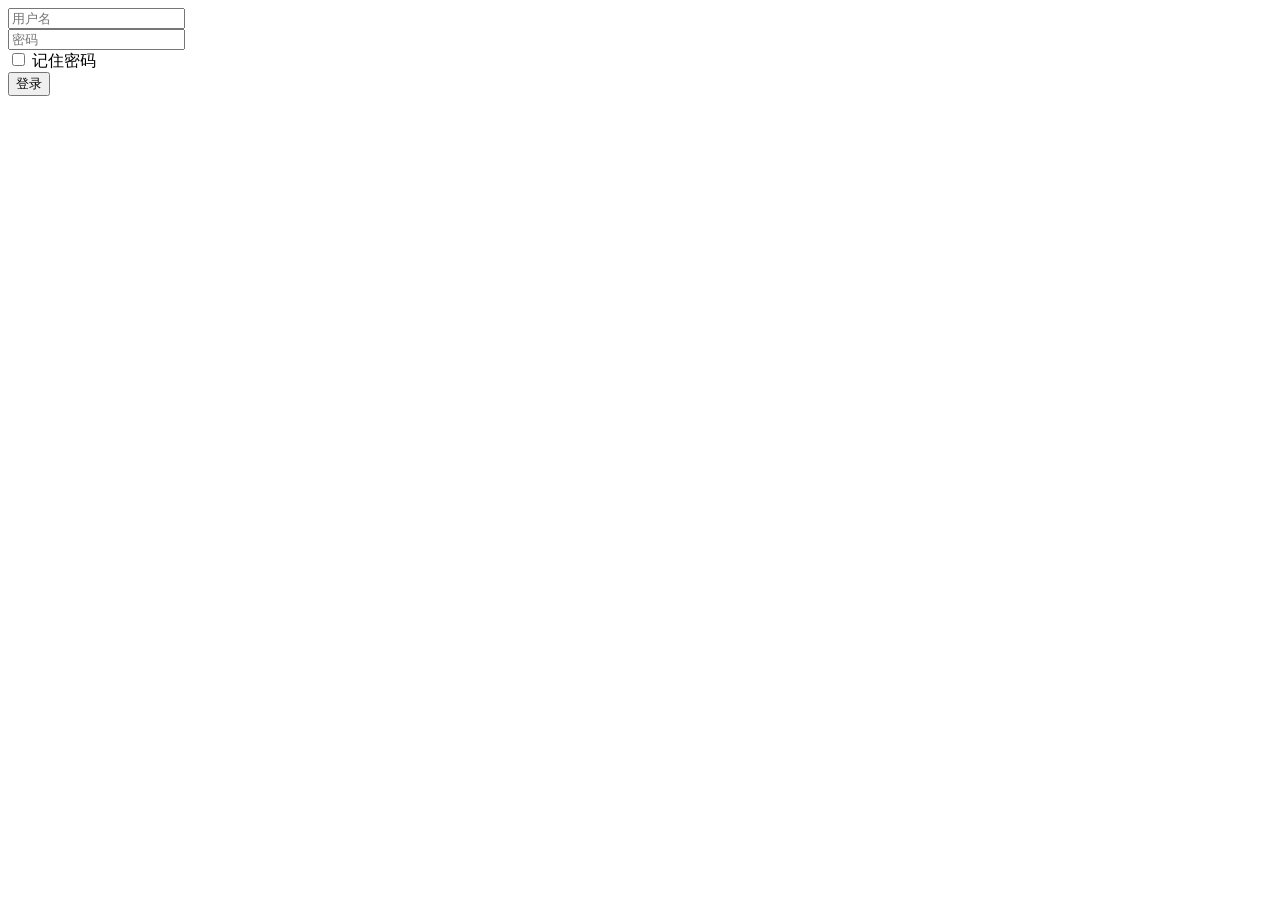
<file: pages/ceshi.html>
<!DOCTYPE html>
<html>
	<head>
		<meta charset="UTF-8">
		<title></title>
	</head>
	<body>
		 <div class="form-group">
                      <input type="number" class="form-control form-control-user" id="username" name="username" placeholder="用户名" method="post">
                    </div>
                    <div class="form-group">
                      <input type="password" class="form-control form-control-user" id="password" name="password" placeholder="密码">
                    </div>
                    <div class="form-group">
                      <div class="custom-control custom-checkbox small">
                        <input type="checkbox" class="custom-control-input" id="customCheck">
                        <label class="custom-control-label" for="customCheck">记住密码</label>
                      </div>
                    </div>
                    <button class="btn btn-primary btn-user btn-block" id="login">
                      登录
                    </button>
                    
                    <script src="../vendor/jquery/jquery.min.js"></script>
  <script src="../vendor/bootstrap/js/bootstrap.bundle.min.js"></script>

  <!-- Core plugin JavaScript-->
  <script src="../vendor/jquery-easing/jquery.easing.min.js"></script>

  <!-- Custom scripts for all pages-->
  <script src="../js/sb-admin-2.min.js"></script>
  
  <script>
  	  $("#login").click(function(){
  	  	
       var username = $.trim($("#username").val());
       var password = $.trim($("#password").val());

    //前台的非空验证
    if(username == "" || username == null){
        alert("用户名不能为空")
    }else if(password == "" || password == null){
        alert("密码不能为空")
    }else{
    	$.ajax({
				url: "http://localhost:8080/loginservlet",      //相当于form表单里面的 action="AdminAction_login"
				type: "POST",    //相当于form表单里面的 method="post"
				//需要传到Action里面的值
        data: {"username":username,"password":password },
        dataType: "json",
				success: function (result) {
					if(result.code==1){
						location.href="http://127.0.0.1:8020/javatest/index.html";
					}else{
									location.href= "http://127.0.0.1:8020/FaceToAttendance/pages/404.html";
								}
								},
				error: function () {
									alert("error");
												}
											});
										}
 	   })
  	  


  	
  </script>
	</body>
</html>
</file>
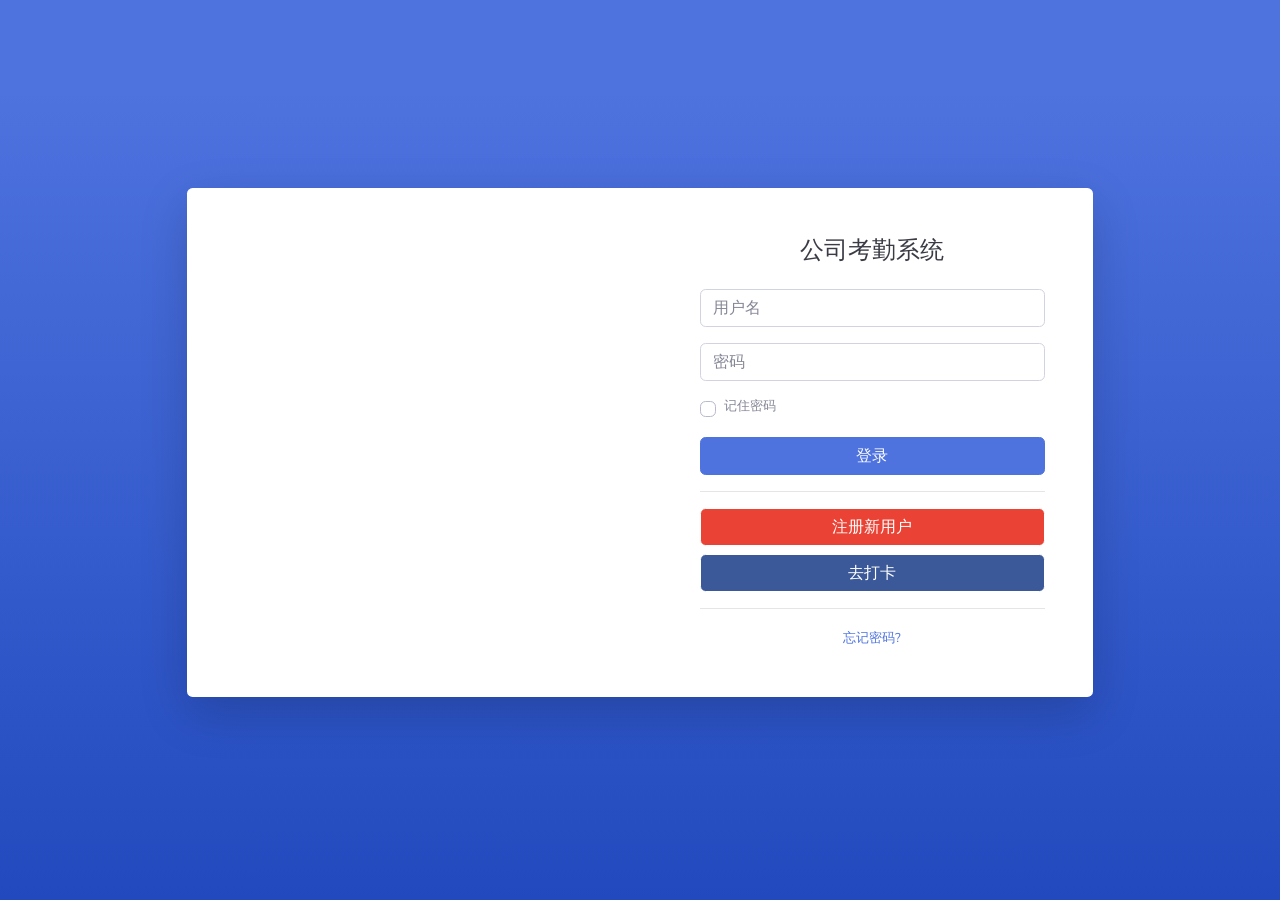
<file: pages/login.html>
<!DOCTYPE html>
<html lang="en">

<head>

  <meta charset="utf-8">
  <meta http-equiv="X-UA-Compatible" content="IE=edge">
  <meta name="viewport" content="width=device-width, initial-scale=1, shrink-to-fit=no">
  <meta name="description" content="">
  <meta name="author" content="">

  <title>公司考勤系统</title>

  <!-- Custom fonts for this template-->
  <link href="../vendor/fontawesome-free/css/all.min.css" rel="stylesheet" type="text/css">
  <link href="https://fonts.googleapis.com/css?family=Nunito:200,200i,300,300i,400,400i,600,600i,700,700i,800,800i,900,900i" rel="stylesheet">

  <!-- Custom styles for this template-->
  <link href="../css/sb-admin-2.min.css" rel="stylesheet">

</head>

<body class="bg-gradient-primary">

  <div class="container">

    <!-- Outer Row -->
    <div class="row justify-content-center" style="margin-top: 140px;">

      <div class="col-xl-10 col-lg-12 col-md-9">

        <div class="card o-hidden border-0 shadow-lg my-5">
          <div class="card-body p-0">
            <!-- Nested Row within Card Body -->
            <div class="row">
              <div class="col-lg-6 d-none d-lg-block bg-login-image"></div>
              <div class="col-lg-6">
                <div class="p-5">
                  <div class="text-center">
                    <h1 class="h4 text-gray-900 mb-4">公司考勤系统</h1>
                  </div>
                  <div>
                    <div class="form-group">
                      <input type="number" class="form-control form-control-user" id="username" name="username" placeholder="用户名" method="post">
                    </div>
                    <div class="form-group">
                      <input type="password" class="form-control form-control-user" id="password" name="password" placeholder="密码">
                    </div>
                    <div class="form-group">
                      <div class="custom-control custom-checkbox small">
                        <input type="checkbox" class="custom-control-input" id="customCheck">
                        <label class="custom-control-label" for="customCheck">记住密码</label>
                      </div>
                    </div>
                    <button class="btn btn-primary btn-user btn-block" id="login">
                      登录
                    </button>
                    <hr>
                    <a href="register.html" class="btn btn-google btn-user btn-block">
                      注册新用户
                    </a>
                    <a href="chockIn.html" class="btn btn-facebook btn-user btn-block">
                       去打卡
                    </a>
                  </div>
                  <hr>
                  <div class="text-center">
                    <a class="small" href="404.html">忘记密码?</a>
                  </div>
                </div>
              </div>
            </div>
          </div>
        </div>

      </div>

    </div>

  </div>

  <!-- Bootstrap core JavaScript-->
  <script src="../vendor/jquery/jquery.min.js"></script>
  <script src="../vendor/bootstrap/js/bootstrap.bundle.min.js"></script>

  <!-- Core plugin JavaScript-->
  <script src="../vendor/jquery-easing/jquery.easing.min.js"></script>

  <!-- Custom scripts for all pages-->
  <script src="../js/sb-admin-2.min.js"></script>
  
  <script>
  	  
      var user = document.getElementById('username'),
      pass = document.getElementById('password'),
      check = document.getElementById('customCheck'),
      localUser = localStorage.getItem('user') || ''; //获取到user的值并保存
      localPass = localStorage.getItem('pass') || ''; //获取到pwd的值并保存
      user.value = localUser;
      pass.value = localPass;
      if (localUser !== '' && localPass !== '') {
        check.setAttribute('checked', '');
      }
      
      $(function() {
      	$("#login").click(function(){
      		if (check.checked) {
        localStorage.setItem('user', user.value);
        localStorage.setItem('pass', pass.value);
      } else {
        localStorage.setItem('user', '');
        localStorage.setItem('pass', '');
      }

      	})
      	
      	$("#login").click(function(){
      		
  	  	
       var username = $.trim($("#username").val());
       var password = $.trim($("#password").val());

    //前台的非空验证
    if(username == "" || username == null){
        alert("用户名不能为空")
    }else if(password == "" || password == null){
        alert("密码不能为空")
    }else{
    	$.ajax({
				url: "http://localhost:8080/loginservlet",      //相当于form表单里面的 action="AdminAction_login"
				type: "POST",    //相当于form表单里面的 method="post"
				//需要传到Action里面的值
        data: {"username":username,"password":password },
        dataType: "json",
				success: function (res) {
					if(res.result==0){
						alert("用户名或密码错误");
					}else if(res.result==1){
									location.href= "http://127.0.0.1:8020/FaceToAttendance/pages/staff/staffindex.html";
								}else if(res.result==2){
									location.href= "http://127.0.0.1:8020/FaceToAttendance/pages/admin/adminindex.html";
									
								}
								},
				error: function () {
									alert("服务器连接失败");
												}
											});
										}
 	   })
      	
      })
      
  	  
  	  


  	
  </script>

</body>

</html>
</file>
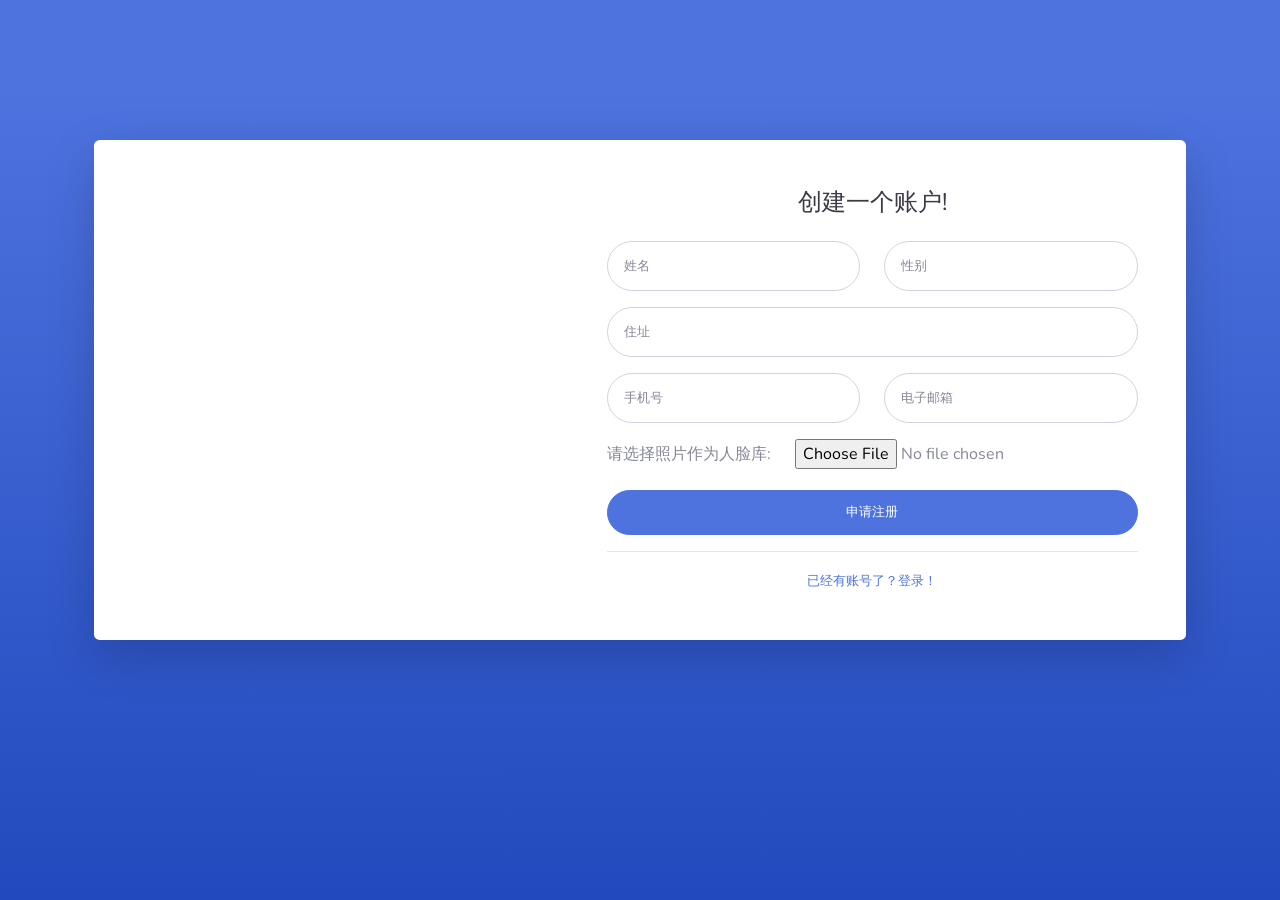
<file: pages/register.html>
<!DOCTYPE html>
<html lang="en">

<head>

  <meta charset="utf-8">
  <meta http-equiv="X-UA-Compatible" content="IE=edge">
  <meta name="viewport" content="width=device-width, initial-scale=1, shrink-to-fit=no">
  <meta name="description" content="">
  <meta name="author" content="">

  <title>公司考勤系统</title>

  <!-- Custom fonts for this template-->
  <link href="../vendor/fontawesome-free/css/all.min.css" rel="stylesheet" type="text/css">
  <link href="https://fonts.googleapis.com/css?family=Nunito:200,200i,300,300i,400,400i,600,600i,700,700i,800,800i,900,900i" rel="stylesheet">

  <!-- Custom styles for this template-->
  <link href="../css/sb-admin-2.min.css" rel="stylesheet">

</head>

<body class="bg-gradient-primary">

  <div class="container" style="margin-top: 140px;">

    <div class="card o-hidden border-0 shadow-lg my-5">
      <div class="card-body p-0">
        <!-- Nested Row within Card Body -->
        <div class="row">
          <div class="col-lg-5 d-none d-lg-block bg-register-image"></div>
          <div class="col-lg-7">
            <div class="p-5">
              <div class="text-center">
                <h1 class="h4 text-gray-900 mb-4">创建一个账户!</h1>
              </div>
              <form class="user">
                <div class="form-group row">
                  <div class="col-sm-6 mb-3 mb-sm-0">
                    <input type="text" class="form-control form-control-user" id="exampleFirstName" placeholder="姓名">
                  </div>
                  <div class="col-sm-6">
                    <input type="text" class="form-control form-control-user" id="exampleLastName" placeholder="性别">
                  </div>
                </div>
                <div class="form-group">
                  <input type="email" class="form-control form-control-user" id="exampleInputEmail" placeholder="住址">
                </div>
                <div class="form-group row">
                  <div class="col-sm-6 mb-3 mb-sm-0">
                    <input type="password" class="form-control form-control-user" id="exampleInputPassword" placeholder="手机号">
                  </div>
                  <div class="col-sm-6">
                    <input type="password" class="form-control form-control-user" id="exampleRepeatPassword" placeholder="电子邮箱">
                  </div>
                </div>
                <div class="form-group">
                  <label for="customFile" style="margin-right: 20px;">请选择照片作为人脸库:</label>
                  <input type="file" id="customFile" placeholder="请选择照片作为人脸库">
                </div>
                <a href="#" class="btn btn-primary btn-user btn-block">
                  申请注册
                </a>
              </form>
              <hr>
              <div class="text-center">
                <a class="small" href="login.html">已经有账号了？登录！</a>
              </div>
            </div>
          </div>
        </div>
      </div>
    </div>

  </div>

  <!-- Bootstrap core JavaScript-->
  <script src="../vendor/jquery/jquery.min.js"></script>
  <script src="../vendor/bootstrap/js/bootstrap.bundle.min.js"></script>

  <!-- Core plugin JavaScript-->
  <script src="../vendor/jquery-easing/jquery.easing.min.js"></script>

  <!-- Custom scripts for all pages-->
  <script src="../js/sb-admin-2.min.js"></script>

</body>

</html>
</file>
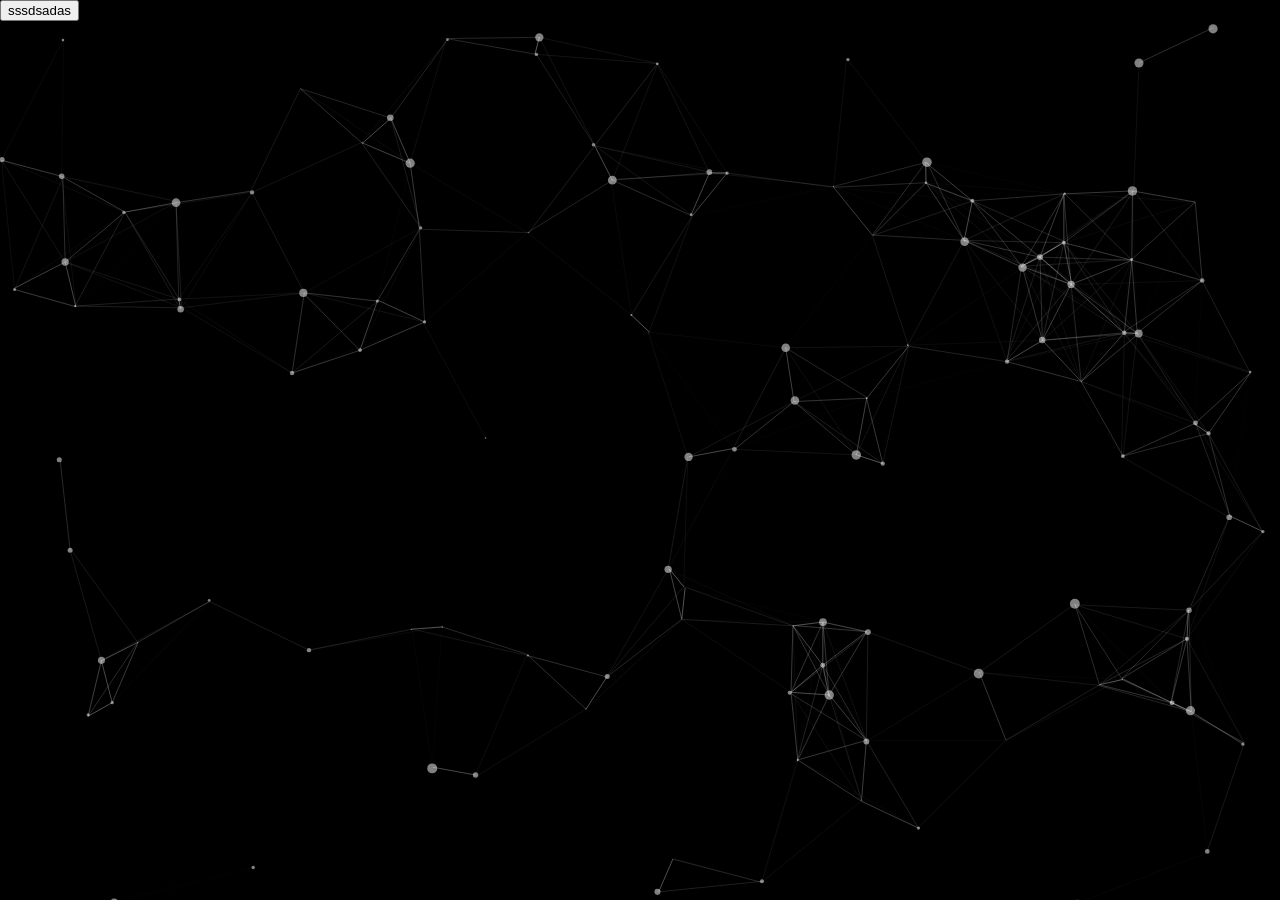
<file: pages/test.html>
<!DOCTYPE html PUBLIC "-//W3C//DTD HTML 4.01 Transitional//EN" "http://www.w3.org/TR/html4/loose.dtd">
<html>
<head>
<meta http-equiv="Content-Type" content="text/html; charset=UTF-8">
<meta http-equiv="Access-Control-Allow-Origin" content="*" />
<meta name="description" content="particles.js is a lightweight JavaScript library for creating particles.">
<meta name="author" content="Vincent Garreau" />
<meta name="viewport" content="width=device-width, initial-scale=1.0, minimum-scale=1.0, maximum-scale=1.0, user-scalable=no">
<link rel="stylesheet" media="screen" href="../common/login/css/style.css">
<script type="text/javascript" src="../vendor/jquery/jquery.js"></script>
</head>
<body>	
  <button style="position: absolute; z-index: 100;">sssdsadas</button>
	<!-- particles.js container -->
	<div id="particles-js" style="position: absolute; top: 0; z-index: 1;"></div>
	
	<!-- scripts -->
	<script src="../common/login/particles.min.js"></script>
	<script src="../common/login/js/app.js"></script>
</body>
</html>
</file>
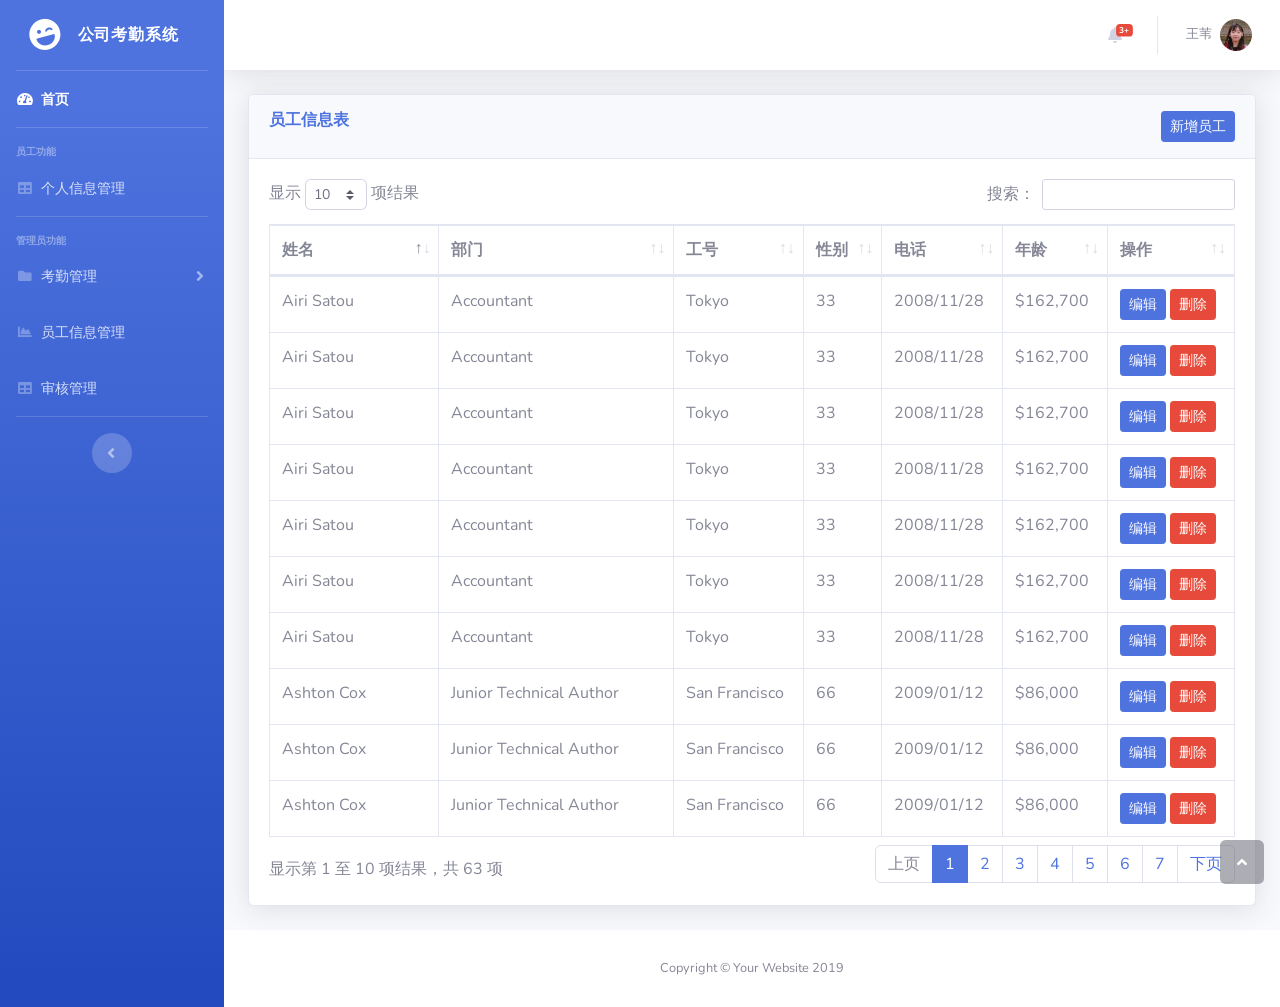
<file: pages/admin/adminindex.html>
<!DOCTYPE html>
<html lang="en">

<head>

  <meta charset="utf-8">
  <meta http-equiv="X-UA-Compatible" content="IE=edge">
  <meta name="viewport" content="width=device-width, initial-scale=1, shrink-to-fit=no">
  <meta name="description" content="">
  <meta name="author" content="">

  <title>公司考勤系统</title>

  <!-- Custom fonts for this template -->
  <link href="../../vendor/fontawesome-free/css/all.min.css" rel="stylesheet" type="text/css">
  <link href="https://fonts.googleapis.com/css?family=Nunito:200,200i,300,300i,400,400i,600,600i,700,700i,800,800i,900,900i" rel="stylesheet">

  <!-- Custom styles for this template -->
  <link href="../../css/sb-admin-2.min.css" rel="stylesheet">

  <!-- Custom styles for this page -->
  <link href="../../vendor/datatables/dataTables.bootstrap4.min.css" rel="stylesheet">

</head>

<body id="page-top">

  <!-- Page Wrapper -->
  <div id="wrapper">

   <!-- Sidebar -->
   <ul class="navbar-nav bg-gradient-primary sidebar sidebar-dark accordion" id="accordionSidebar">
    <!-- Sidebar - Brand -->
    <a class="sidebar-brand d-flex align-items-center justify-content-center" href="../index.html">
      <div class="sidebar-brand-icon rotate-n-15">
        <i class="fas fa-laugh-wink"></i>
      </div>
      <div class="sidebar-brand-text mx-3">公司考勤系统</div>
    </a>
    <!-- Divider -->
    <hr class="sidebar-divider my-0">
    <!-- Nav Item - Dashboard -->
    <li class="nav-item active">
      <a class="nav-link" href="../index.html">
        <i class="fas fa-fw fa-tachometer-alt"></i>
        <span>首页</span></a>
    </li>
    <!-- 员工 -->
    <!-- Divider -->
    <hr class="sidebar-divider"> 
     <!-- Heading -->
    <div class="sidebar-heading">
      员工功能
    </div>
    <!-- Nav Item - Pages Collapse Menu -->
     <li class="nav-item">
      <a class="nav-link" href="../staff/index.html">
        <i class="fas fa-fw fa-table"></i>
        <span>个人信息管理</span></a>
    </li>

    <!-- 管理员 -->
    <!-- Divider -->
    <hr class="sidebar-divider">
    <!-- Heading -->
    <div class="sidebar-heading">
      管理员功能
    </div>
    <!-- Nav Item - Pages Collapse Menu -->
    <li class="nav-item">
      <a class="nav-link collapsed" href="#" data-toggle="collapse" data-target="#collapsePages" aria-expanded="true" aria-controls="collapsePages">
        <i class="fas fa-fw fa-folder"></i>
        <span>考勤管理</span>
      </a>
      <div id="collapsePages" class="collapse" aria-labelledby="headingPages" data-parent="#accordionSidebar">
        <div class="bg-white py-2 collapse-inner rounded">
          <h6 class="collapse-header">考勤统计:</h6>
          <a class="collapse-item" href="../admin/attendanceToDay.html">每日考勤</a>
          <a class="collapse-item" href="../admin/attendanceToMonth.html">月度统计</a>
          <div class="collapse-divider"></div>
          <h6 class="collapse-header">奖惩制度:</h6>
          <a class="collapse-item" href="../admin/bonusPenalty.html">奖惩制度</a>
        </div>
      </div>
    </li>
    <!-- Nav Item - Charts -->
    <li class="nav-item">
      <a class="nav-link" href="../admin/adminindex.html">
        <i class="fas fa-fw fa-chart-area"></i>
        <span>员工信息管理</span></a>
    </li>

    <!-- Nav Item - Tables -->
    <li class="nav-item">
      <a class="nav-link" href="../admin/checkRegister.html">
        <i class="fas fa-fw fa-table"></i>
        <span>审核管理</span></a>
    </li>

    <!-- Divider -->
    <hr class="sidebar-divider d-none d-md-block">

    <!-- Sidebar Toggler (Sidebar) -->
    <div class="text-center d-none d-md-inline">
      <button class="rounded-circle border-0" id="sidebarToggle"></button>
    </div>

  </ul>
    <!-- End of Sidebar -->

    <!-- Content Wrapper -->
    <div id="content-wrapper" class="d-flex flex-column">

      <!-- Main Content -->
      <div id="content">

       <!-- Topbar -->
       <nav class="navbar navbar-expand navbar-light bg-white topbar mb-4 static-top shadow">
        <!-- Sidebar Toggle (Topbar) -->
        <button id="sidebarToggleTop" class="btn btn-link d-md-none rounded-circle mr-3">
          <i class="fa fa-bars"></i>
        </button>
        <!-- Topbar Navbar -->
        <ul class="navbar-nav ml-auto">
          <!-- Nav Item - Search Dropdown (Visible Only XS) -->
          <li class="nav-item dropdown no-arrow d-sm-none">
            <a class="nav-link dropdown-toggle" href="#" id="searchDropdown" role="button" data-toggle="dropdown" aria-haspopup="true" aria-expanded="false">
              <i class="fas fa-search fa-fw"></i>
            </a>
            <!-- Dropdown - Messages -->
            <div class="dropdown-menu dropdown-menu-right p-3 shadow animated--grow-in" aria-labelledby="searchDropdown">
              <form class="form-inline mr-auto w-100 navbar-search">
                <div class="input-group">
                  <input type="text" class="form-control bg-light border-0 small" placeholder="Search for..." aria-label="Search" aria-describedby="basic-addon2">
                  <div class="input-group-append">
                    <button class="btn btn-primary" type="button">
                      <i class="fas fa-search fa-sm"></i>
                    </button>
                  </div>
                </div>
              </form>
            </div>
          </li>

          <!-- Nav Item - Alerts -->
          <li class="nav-item dropdown no-arrow mx-1">
            <a class="nav-link dropdown-toggle" href="#" id="alertsDropdown" role="button" data-toggle="dropdown" aria-haspopup="true" aria-expanded="false">
              <i class="fas fa-bell fa-fw"></i>
              <!-- Counter - Alerts -->
              <span class="badge badge-danger badge-counter">3+</span>
            </a>
            <!-- Dropdown - Alerts -->
            <div class="dropdown-list dropdown-menu dropdown-menu-right shadow animated--grow-in" aria-labelledby="alertsDropdown">
              <h6 class="dropdown-header">
                代办事项
              </h6>
              <a class="dropdown-item d-flex align-items-center" href="#">
                <div class="mr-3">
                  <div class="icon-circle bg-primary">
                    <i class="fas fa-file-alt text-white"></i>
                  </div>
                </div>
                <div>
                  <div class="small text-gray-500">审核 12, 2019</div>
                  <span class="font-weight-bold">员工‘张三’提交的注册申请审核</span>
                </div>
              </a>
              <a class="dropdown-item d-flex align-items-center" href="#">
                <div class="mr-3">
                  <div class="icon-circle bg-primary">
                    <i class="fas fa-file-alt text-white"></i>
                  </div>
                </div>
                <div>
                  <div class="small text-gray-500">审核 12, 2019</div>
                  <span class="font-weight-bold">员工‘张三’提交的注册申请审核</span>
                </div>
              </a>
              <a class="dropdown-item d-flex align-items-center" href="#">
                <div class="mr-3">
                  <div class="icon-circle bg-primary">
                    <i class="fas fa-file-alt text-white"></i>
                  </div>
                </div>
                <div>
                  <div class="small text-gray-500">审核 12, 2019</div>
                  <span class="font-weight-bold">员工‘张三’提交的注册申请审核</span>
                </div>
              </a>
              <a class="dropdown-item text-center small text-gray-500" href="checkRegister.html">显示所有的申请</a>
            </div>
          </li>

          <div class="topbar-divider d-none d-sm-block"></div>

          <!-- Nav Item - User Information -->
          <li class="nav-item dropdown no-arrow">
            <a class="nav-link dropdown-toggle" href="#" id="userDropdown" role="button" data-toggle="dropdown" aria-haspopup="true" aria-expanded="false">
              <span class="mr-2 d-none d-lg-inline text-gray-600 small">王苇</span>
              <img class="img-profile rounded-circle" src="../../common/img/user.jpg">
            </a>
            <!-- Dropdown - User Information -->
            <div class="dropdown-menu dropdown-menu-right shadow animated--grow-in" aria-labelledby="userDropdown">
              <a class="dropdown-item" href="#">
                <i class="fas fa-user fa-sm fa-fw mr-2 text-gray-400"></i>
                个人信息
              </a>
              <a class="dropdown-item" href="#">
                <i class="fas fa-cogs fa-sm fa-fw mr-2 text-gray-400"></i>
                设置
              </a>
              <a class="dropdown-item" href="#">
                <i class="fas fa-list fa-sm fa-fw mr-2 text-gray-400"></i>
                修改密码
              </a>
              <div class="dropdown-divider"></div>
              <a class="dropdown-item" href="#" data-toggle="modal" data-target="#logoutModal">
                <i class="fas fa-sign-out-alt fa-sm fa-fw mr-2 text-gray-400"></i>
                退出
              </a>
            </div>
          </li>

        </ul>

      </nav>
        <!-- End of Topbar -->

        <!-- Begin Page Content -->
        <div class="container-fluid">
          <!-- DataTales Example -->
          <div class="card shadow mb-4">
            <div class="card-header py-3">
              <h6 class="m-0 font-weight-bold text-primary" style="float: left;">员工信息表</h6>
              <button type="button" class="btn btn-primary btn-sm" data-toggle="modal" data-target="#myModal" style="float: right;">
                新增员工
              </button>
            </div>
            <div class="card-body">
              <div class="table-responsive">
                <table class="table table-bordered" id="dataTable" width="100%" cellspacing="0">
                  <thead>
                    <tr>
                      <th>姓名</th>
                      <th>部门</th>
                      <th>工号</th>
                      <th>性别</th>
                      <th>电话</th>
                      <th>年龄</th>
                      <th>操作</th>
                    </tr>
                  </thead>
                  <tbody>
                    <tr>
                      <td>Tiger Nixon</td>
                      <td>System Architect</td>
                      <td>Edinburgh</td>
                      <td>61</td>
                      <td>2011/04/25</td>
                      <td>$320,800</td>
                      <td>
                        <button type="button" class="btn btn-primary btn-sm" data-toggle="modal" data-target="#myModal">
                          编辑
                        </button>
                        <button type="button" class="btn btn-danger btn-sm">删除</button>
                      </td>
                    </tr>
                    <tr>
                      <td>Garrett Winters</td>
                      <td>Accountant</td>
                      <td>Tokyo</td>
                      <td>63</td>
                      <td>2011/07/25</td>
                      <td>$170,750</td>
                      <td>
                        <button type="button" class="btn btn-primary btn-sm" data-toggle="modal" data-target="#myModal">
                          编辑
                        </button>
                        <button type="button" class="btn btn-danger btn-sm">删除</button>
                      </td>
                    </tr>
                    <tr>
                      <td>Ashton Cox</td>
                      <td>Junior Technical Author</td>
                      <td>San Francisco</td>
                      <td>66</td>
                      <td>2009/01/12</td>
                      <td>$86,000</td>
                      <td>
                        <button type="button" class="btn btn-primary btn-sm" data-toggle="modal" data-target="#myModal">
                          编辑
                        </button>
                        <button type="button" class="btn btn-danger btn-sm">删除</button>
                      </td>
                    </tr>
                    <tr>
                      <td>Cedric Kelly</td>
                      <td>Senior Javascript Developer</td>
                      <td>Edinburgh</td>
                      <td>22</td>
                      <td>2012/03/29</td>
                      <td>$433,060</td>
                      <td>
                        <button type="button" class="btn btn-primary btn-sm" data-toggle="modal" data-target="#myModal">
                          编辑
                        </button>
                        <button type="button" class="btn btn-danger btn-sm">删除</button>
                      </td>
                    </tr>
                    <tr>
                      <td>Airi Satou</td>
                      <td>Accountant</td>
                      <td>Tokyo</td>
                      <td>33</td>
                      <td>2008/11/28</td>
                      <td>$162,700</td>
                      <td>
                        <button type="button" class="btn btn-primary btn-sm" data-toggle="modal" data-target="#myModal">
                          编辑
                        </button>
                        <button type="button" class="btn btn-danger btn-sm">删除</button>
                      </td>
                    </tr>
                    <tr>
                      <td>Brielle Williamson</td>
                      <td>Integration Specialist</td>
                      <td>New York</td>
                      <td>61</td>
                      <td>2012/12/02</td>
                      <td>$372,000</td>
                      <td>
                        <button type="button" class="btn btn-primary btn-sm" data-toggle="modal" data-target="#myModal">
                          编辑
                        </button>
                        <button type="button" class="btn btn-danger btn-sm">删除</button>
                      </td>
                    </tr>
                    <tr>
                      <td>Herrod Chandler</td>
                      <td>Sales Assistant</td>
                      <td>San Francisco</td>
                      <td>59</td>
                      <td>2012/08/06</td>
                      <td>$137,500</td>
                      <td>
                        <button type="button" class="btn btn-primary btn-sm" data-toggle="modal" data-target="#myModal">
                          编辑
                        </button>
                        <button type="button" class="btn btn-danger btn-sm">删除</button>
                      </td>
                    </tr>
                    <tr>
                      <td>Rhona Davidson</td>
                      <td>Integration Specialist</td>
                      <td>Tokyo</td>
                      <td>55</td>
                      <td>2010/10/14</td>
                      <td>$327,900</td>
                      <td>
                        <button type="button" class="btn btn-primary btn-sm" data-toggle="modal" data-target="#myModal">
                          编辑
                        </button>
                        <button type="button" class="btn btn-danger btn-sm">删除</button>
                      </td>
                    </tr>
                    <tr>
                      <td>Colleen Hurst</td>
                      <td>Javascript Developer</td>
                      <td>San Francisco</td>
                      <td>39</td>
                      <td>2009/09/15</td>
                      <td>$205,500</td>
                      <td>
                        <button type="button" class="btn btn-primary btn-sm" data-toggle="modal" data-target="#myModal">
                          编辑
                        </button>
                        <button type="button" class="btn btn-danger btn-sm">删除</button>
                      </td>
                    </tr>
                    <tr>
                      <td>Tiger Nixon</td>
                      <td>System Architect</td>
                      <td>Edinburgh</td>
                      <td>61</td>
                      <td>2011/04/25</td>
                      <td>$320,800</td>
                      <td>
                        <button type="button" class="btn btn-primary btn-sm" data-toggle="modal" data-target="#myModal">
                          编辑
                        </button>
                        <button type="button" class="btn btn-danger btn-sm">删除</button>
                      </td>
                    </tr>
                    <tr>
                      <td>Garrett Winters</td>
                      <td>Accountant</td>
                      <td>Tokyo</td>
                      <td>63</td>
                      <td>2011/07/25</td>
                      <td>$170,750</td>
                      <td>
                        <button type="button" class="btn btn-primary btn-sm" data-toggle="modal" data-target="#myModal">
                          编辑
                        </button>
                        <button type="button" class="btn btn-danger btn-sm">删除</button>
                      </td>
                    </tr>
                    <tr>
                      <td>Ashton Cox</td>
                      <td>Junior Technical Author</td>
                      <td>San Francisco</td>
                      <td>66</td>
                      <td>2009/01/12</td>
                      <td>$86,000</td>
                      <td>
                        <button type="button" class="btn btn-primary btn-sm" data-toggle="modal" data-target="#myModal">
                          编辑
                        </button>
                        <button type="button" class="btn btn-danger btn-sm">删除</button>
                      </td>
                    </tr>
                    <tr>
                      <td>Cedric Kelly</td>
                      <td>Senior Javascript Developer</td>
                      <td>Edinburgh</td>
                      <td>22</td>
                      <td>2012/03/29</td>
                      <td>$433,060</td>
                      <td>
                        <button type="button" class="btn btn-primary btn-sm" data-toggle="modal" data-target="#myModal">
                          编辑
                        </button>
                        <button type="button" class="btn btn-danger btn-sm">删除</button>
                      </td>
                    </tr>
                    <tr>
                      <td>Airi Satou</td>
                      <td>Accountant</td>
                      <td>Tokyo</td>
                      <td>33</td>
                      <td>2008/11/28</td>
                      <td>$162,700</td>
                      <td>
                        <button type="button" class="btn btn-primary btn-sm" data-toggle="modal" data-target="#myModal">
                          编辑
                        </button>
                        <button type="button" class="btn btn-danger btn-sm">删除</button>
                      </td>
                    </tr>
                    <tr>
                      <td>Brielle Williamson</td>
                      <td>Integration Specialist</td>
                      <td>New York</td>
                      <td>61</td>
                      <td>2012/12/02</td>
                      <td>$372,000</td>
                      <td>
                        <button type="button" class="btn btn-primary btn-sm" data-toggle="modal" data-target="#myModal">
                          编辑
                        </button>
                        <button type="button" class="btn btn-danger btn-sm">删除</button>
                      </td>
                    </tr>
                    <tr>
                      <td>Herrod Chandler</td>
                      <td>Sales Assistant</td>
                      <td>San Francisco</td>
                      <td>59</td>
                      <td>2012/08/06</td>
                      <td>$137,500</td>
                      <td>
                        <button type="button" class="btn btn-primary btn-sm" data-toggle="modal" data-target="#myModal">
                          编辑
                        </button>
                        <button type="button" class="btn btn-danger btn-sm">删除</button>
                      </td>
                    </tr>
                    <tr>
                      <td>Rhona Davidson</td>
                      <td>Integration Specialist</td>
                      <td>Tokyo</td>
                      <td>55</td>
                      <td>2010/10/14</td>
                      <td>$327,900</td>
                      <td>
                        <button type="button" class="btn btn-primary btn-sm" data-toggle="modal" data-target="#myModal">
                          编辑
                        </button>
                        <button type="button" class="btn btn-danger btn-sm">删除</button>
                      </td>
                    </tr>
                    <tr>
                      <td>Colleen Hurst</td>
                      <td>Javascript Developer</td>
                      <td>San Francisco</td>
                      <td>39</td>
                      <td>2009/09/15</td>
                      <td>$205,500</td>
                      <td>
                        <button type="button" class="btn btn-primary btn-sm" data-toggle="modal" data-target="#myModal">
                          编辑
                        </button>
                        <button type="button" class="btn btn-danger btn-sm">删除</button>
                      </td>
                    </tr>
                    <tr>
                      <td>Tiger Nixon</td>
                      <td>System Architect</td>
                      <td>Edinburgh</td>
                      <td>61</td>
                      <td>2011/04/25</td>
                      <td>$320,800</td>
                      <td>
                        <button type="button" class="btn btn-primary btn-sm" data-toggle="modal" data-target="#myModal">
                          编辑
                        </button>
                        <button type="button" class="btn btn-danger btn-sm">删除</button>
                      </td>
                    </tr>
                    <tr>
                      <td>Garrett Winters</td>
                      <td>Accountant</td>
                      <td>Tokyo</td>
                      <td>63</td>
                      <td>2011/07/25</td>
                      <td>$170,750</td>
                      <td>
                        <button type="button" class="btn btn-primary btn-sm" data-toggle="modal" data-target="#myModal">
                          编辑
                        </button>
                        <button type="button" class="btn btn-danger btn-sm">删除</button>
                      </td>
                    </tr>
                    <tr>
                      <td>Ashton Cox</td>
                      <td>Junior Technical Author</td>
                      <td>San Francisco</td>
                      <td>66</td>
                      <td>2009/01/12</td>
                      <td>$86,000</td>
                      <td>
                        <button type="button" class="btn btn-primary btn-sm" data-toggle="modal" data-target="#myModal">
                          编辑
                        </button>
                        <button type="button" class="btn btn-danger btn-sm">删除</button>
                      </td>
                    </tr>
                    <tr>
                      <td>Cedric Kelly</td>
                      <td>Senior Javascript Developer</td>
                      <td>Edinburgh</td>
                      <td>22</td>
                      <td>2012/03/29</td>
                      <td>$433,060</td>
                      <td>
                        <button type="button" class="btn btn-primary btn-sm" data-toggle="modal" data-target="#myModal">
                          编辑
                        </button>
                        <button type="button" class="btn btn-danger btn-sm">删除</button>
                      </td>
                    </tr>
                    <tr>
                      <td>Airi Satou</td>
                      <td>Accountant</td>
                      <td>Tokyo</td>
                      <td>33</td>
                      <td>2008/11/28</td>
                      <td>$162,700</td>
                      <td>
                        <button type="button" class="btn btn-primary btn-sm" data-toggle="modal" data-target="#myModal">
                          编辑
                        </button>
                        <button type="button" class="btn btn-danger btn-sm">删除</button>
                      </td>
                    </tr>
                    <tr>
                      <td>Brielle Williamson</td>
                      <td>Integration Specialist</td>
                      <td>New York</td>
                      <td>61</td>
                      <td>2012/12/02</td>
                      <td>$372,000</td>
                      <td>
                        <button type="button" class="btn btn-primary btn-sm" data-toggle="modal" data-target="#myModal">
                          编辑
                        </button>
                        <button type="button" class="btn btn-danger btn-sm">删除</button>
                      </td>
                    </tr>
                    <tr>
                      <td>Herrod Chandler</td>
                      <td>Sales Assistant</td>
                      <td>San Francisco</td>
                      <td>59</td>
                      <td>2012/08/06</td>
                      <td>$137,500</td>
                      <td>
                        <button type="button" class="btn btn-primary btn-sm" data-toggle="modal" data-target="#myModal">
                          编辑
                        </button>
                        <button type="button" class="btn btn-danger btn-sm">删除</button>
                      </td>
                    </tr>
                    <tr>
                      <td>Rhona Davidson</td>
                      <td>Integration Specialist</td>
                      <td>Tokyo</td>
                      <td>55</td>
                      <td>2010/10/14</td>
                      <td>$327,900</td>
                      <td>
                        <button type="button" class="btn btn-primary btn-sm" data-toggle="modal" data-target="#myModal">
                          编辑
                        </button>
                        <button type="button" class="btn btn-danger btn-sm">删除</button>
                      </td>
                    </tr>
                    <tr>
                      <td>Colleen Hurst</td>
                      <td>Javascript Developer</td>
                      <td>San Francisco</td>
                      <td>39</td>
                      <td>2009/09/15</td>
                      <td>$205,500</td>
                      <td>
                        <button type="button" class="btn btn-primary btn-sm" data-toggle="modal" data-target="#myModal">
                          编辑
                        </button>
                        <button type="button" class="btn btn-danger btn-sm">删除</button>
                      </td>
                    </tr>
                    <tr>
                      <td>Tiger Nixon</td>
                      <td>System Architect</td>
                      <td>Edinburgh</td>
                      <td>61</td>
                      <td>2011/04/25</td>
                      <td>$320,800</td>
                      <td>
                        <button type="button" class="btn btn-primary btn-sm" data-toggle="modal" data-target="#myModal">
                          编辑
                        </button>
                        <button type="button" class="btn btn-danger btn-sm">删除</button>
                      </td>
                    </tr>
                    <tr>
                      <td>Garrett Winters</td>
                      <td>Accountant</td>
                      <td>Tokyo</td>
                      <td>63</td>
                      <td>2011/07/25</td>
                      <td>$170,750</td>
                      <td>
                        <button type="button" class="btn btn-primary btn-sm" data-toggle="modal" data-target="#myModal">
                          编辑
                        </button>
                        <button type="button" class="btn btn-danger btn-sm">删除</button>
                      </td>
                    </tr>
                    <tr>
                      <td>Ashton Cox</td>
                      <td>Junior Technical Author</td>
                      <td>San Francisco</td>
                      <td>66</td>
                      <td>2009/01/12</td>
                      <td>$86,000</td>
                      <td>
                        <button type="button" class="btn btn-primary btn-sm" data-toggle="modal" data-target="#myModal">
                          编辑
                        </button>
                        <button type="button" class="btn btn-danger btn-sm">删除</button>
                      </td>
                    </tr>
                    <tr>
                      <td>Cedric Kelly</td>
                      <td>Senior Javascript Developer</td>
                      <td>Edinburgh</td>
                      <td>22</td>
                      <td>2012/03/29</td>
                      <td>$433,060</td>
                      <td>
                        <button type="button" class="btn btn-primary btn-sm" data-toggle="modal" data-target="#myModal">
                          编辑
                        </button>
                        <button type="button" class="btn btn-danger btn-sm">删除</button>
                      </td>
                    </tr>
                    <tr>
                      <td>Airi Satou</td>
                      <td>Accountant</td>
                      <td>Tokyo</td>
                      <td>33</td>
                      <td>2008/11/28</td>
                      <td>$162,700</td>
                      <td>
                        <button type="button" class="btn btn-primary btn-sm" data-toggle="modal" data-target="#myModal">
                          编辑
                        </button>
                        <button type="button" class="btn btn-danger btn-sm">删除</button>
                      </td>
                    </tr>
                    <tr>
                      <td>Brielle Williamson</td>
                      <td>Integration Specialist</td>
                      <td>New York</td>
                      <td>61</td>
                      <td>2012/12/02</td>
                      <td>$372,000</td>
                      <td>
                        <button type="button" class="btn btn-primary btn-sm" data-toggle="modal" data-target="#myModal">
                          编辑
                        </button>
                        <button type="button" class="btn btn-danger btn-sm">删除</button>
                      </td>
                    </tr>
                    <tr>
                      <td>Herrod Chandler</td>
                      <td>Sales Assistant</td>
                      <td>San Francisco</td>
                      <td>59</td>
                      <td>2012/08/06</td>
                      <td>$137,500</td>
                      <td>
                        <button type="button" class="btn btn-primary btn-sm" data-toggle="modal" data-target="#myModal">
                          编辑
                        </button>
                        <button type="button" class="btn btn-danger btn-sm">删除</button>
                      </td>
                    </tr>
                    <tr>
                      <td>Rhona Davidson</td>
                      <td>Integration Specialist</td>
                      <td>Tokyo</td>
                      <td>55</td>
                      <td>2010/10/14</td>
                      <td>$327,900</td>
                      <td>
                        <button type="button" class="btn btn-primary btn-sm" data-toggle="modal" data-target="#myModal">
                          编辑
                        </button>
                        <button type="button" class="btn btn-danger btn-sm">删除</button>
                      </td>
                    </tr>
                    <tr>
                      <td>Colleen Hurst</td>
                      <td>Javascript Developer</td>
                      <td>San Francisco</td>
                      <td>39</td>
                      <td>2009/09/15</td>
                      <td>$205,500</td>
                      <td>
                        <button type="button" class="btn btn-primary btn-sm" data-toggle="modal" data-target="#myModal">
                          编辑
                        </button>
                        <button type="button" class="btn btn-danger btn-sm">删除</button>
                      </td>
                    </tr>
                    <tr>
                      <td>Tiger Nixon</td>
                      <td>System Architect</td>
                      <td>Edinburgh</td>
                      <td>61</td>
                      <td>2011/04/25</td>
                      <td>$320,800</td>
                      <td>
                        <button type="button" class="btn btn-primary btn-sm" data-toggle="modal" data-target="#myModal">
                          编辑
                        </button>
                        <button type="button" class="btn btn-danger btn-sm">删除</button>
                      </td>
                    </tr>
                    <tr>
                      <td>Garrett Winters</td>
                      <td>Accountant</td>
                      <td>Tokyo</td>
                      <td>63</td>
                      <td>2011/07/25</td>
                      <td>$170,750</td>
                      <td>
                        <button type="button" class="btn btn-primary btn-sm" data-toggle="modal" data-target="#myModal">
                          编辑
                        </button>
                        <button type="button" class="btn btn-danger btn-sm">删除</button>
                      </td>
                    </tr>
                    <tr>
                      <td>Ashton Cox</td>
                      <td>Junior Technical Author</td>
                      <td>San Francisco</td>
                      <td>66</td>
                      <td>2009/01/12</td>
                      <td>$86,000</td>
                      <td>
                        <button type="button" class="btn btn-primary btn-sm" data-toggle="modal" data-target="#myModal">
                          编辑
                        </button>
                        <button type="button" class="btn btn-danger btn-sm">删除</button>
                      </td>
                    </tr>
                    <tr>
                      <td>Cedric Kelly</td>
                      <td>Senior Javascript Developer</td>
                      <td>Edinburgh</td>
                      <td>22</td>
                      <td>2012/03/29</td>
                      <td>$433,060</td>
                      <td>
                        <button type="button" class="btn btn-primary btn-sm" data-toggle="modal" data-target="#myModal">
                          编辑
                        </button>
                        <button type="button" class="btn btn-danger btn-sm">删除</button>
                      </td>
                    </tr>
                    <tr>
                      <td>Airi Satou</td>
                      <td>Accountant</td>
                      <td>Tokyo</td>
                      <td>33</td>
                      <td>2008/11/28</td>
                      <td>$162,700</td>
                      <td>
                        <button type="button" class="btn btn-primary btn-sm" data-toggle="modal" data-target="#myModal">
                          编辑
                        </button>
                        <button type="button" class="btn btn-danger btn-sm">删除</button>
                      </td>
                    </tr>
                    <tr>
                      <td>Brielle Williamson</td>
                      <td>Integration Specialist</td>
                      <td>New York</td>
                      <td>61</td>
                      <td>2012/12/02</td>
                      <td>$372,000</td>
                      <td>
                        <button type="button" class="btn btn-primary btn-sm" data-toggle="modal" data-target="#myModal">
                          编辑
                        </button>
                        <button type="button" class="btn btn-danger btn-sm">删除</button>
                      </td>
                    </tr>
                    <tr>
                      <td>Herrod Chandler</td>
                      <td>Sales Assistant</td>
                      <td>San Francisco</td>
                      <td>59</td>
                      <td>2012/08/06</td>
                      <td>$137,500</td>
                      <td>
                        <button type="button" class="btn btn-primary btn-sm" data-toggle="modal" data-target="#myModal">
                          编辑
                        </button>
                        <button type="button" class="btn btn-danger btn-sm">删除</button>
                      </td>
                    </tr>
                    <tr>
                      <td>Rhona Davidson</td>
                      <td>Integration Specialist</td>
                      <td>Tokyo</td>
                      <td>55</td>
                      <td>2010/10/14</td>
                      <td>$327,900</td>
                      <td>
                        <button type="button" class="btn btn-primary btn-sm" data-toggle="modal" data-target="#myModal">
                          编辑
                        </button>
                        <button type="button" class="btn btn-danger btn-sm">删除</button>
                      </td>
                    </tr>
                    <tr>
                      <td>Colleen Hurst</td>
                      <td>Javascript Developer</td>
                      <td>San Francisco</td>
                      <td>39</td>
                      <td>2009/09/15</td>
                      <td>$205,500</td>
                      <td>
                        <button type="button" class="btn btn-primary btn-sm" data-toggle="modal" data-target="#myModal">
                          编辑
                        </button>
                        <button type="button" class="btn btn-danger btn-sm">删除</button>
                      </td>
                    </tr>
                    <tr>
                      <td>Tiger Nixon</td>
                      <td>System Architect</td>
                      <td>Edinburgh</td>
                      <td>61</td>
                      <td>2011/04/25</td>
                      <td>$320,800</td>
                      <td>
                        <button type="button" class="btn btn-primary btn-sm" data-toggle="modal" data-target="#myModal">
                          编辑
                        </button>
                        <button type="button" class="btn btn-danger btn-sm">删除</button>
                      </td>
                    </tr>
                    <tr>
                      <td>Garrett Winters</td>
                      <td>Accountant</td>
                      <td>Tokyo</td>
                      <td>63</td>
                      <td>2011/07/25</td>
                      <td>$170,750</td>
                      <td>
                        <button type="button" class="btn btn-primary btn-sm" data-toggle="modal" data-target="#myModal">
                          编辑
                        </button>
                        <button type="button" class="btn btn-danger btn-sm">删除</button>
                      </td>
                    </tr>
                    <tr>
                      <td>Ashton Cox</td>
                      <td>Junior Technical Author</td>
                      <td>San Francisco</td>
                      <td>66</td>
                      <td>2009/01/12</td>
                      <td>$86,000</td>
                      <td>
                        <button type="button" class="btn btn-primary btn-sm" data-toggle="modal" data-target="#myModal">
                          编辑
                        </button>
                        <button type="button" class="btn btn-danger btn-sm">删除</button>
                      </td>
                    </tr>
                    <tr>
                      <td>Cedric Kelly</td>
                      <td>Senior Javascript Developer</td>
                      <td>Edinburgh</td>
                      <td>22</td>
                      <td>2012/03/29</td>
                      <td>$433,060</td>
                      <td>
                        <button type="button" class="btn btn-primary btn-sm" data-toggle="modal" data-target="#myModal">
                          编辑
                        </button>
                        <button type="button" class="btn btn-danger btn-sm">删除</button>
                      </td>
                    </tr>
                    <tr>
                      <td>Airi Satou</td>
                      <td>Accountant</td>
                      <td>Tokyo</td>
                      <td>33</td>
                      <td>2008/11/28</td>
                      <td>$162,700</td>
                      <td>
                        <button type="button" class="btn btn-primary btn-sm" data-toggle="modal" data-target="#myModal">
                          编辑
                        </button>
                        <button type="button" class="btn btn-danger btn-sm">删除</button>
                      </td>
                    </tr>
                    <tr>
                      <td>Brielle Williamson</td>
                      <td>Integration Specialist</td>
                      <td>New York</td>
                      <td>61</td>
                      <td>2012/12/02</td>
                      <td>$372,000</td>
                      <td>
                        <button type="button" class="btn btn-primary btn-sm" data-toggle="modal" data-target="#myModal">
                          编辑
                        </button>
                        <button type="button" class="btn btn-danger btn-sm">删除</button>
                      </td>
                    </tr>
                    <tr>
                      <td>Herrod Chandler</td>
                      <td>Sales Assistant</td>
                      <td>San Francisco</td>
                      <td>59</td>
                      <td>2012/08/06</td>
                      <td>$137,500</td>
                      <td>
                        <button type="button" class="btn btn-primary btn-sm" data-toggle="modal" data-target="#myModal">
                          编辑
                        </button>
                        <button type="button" class="btn btn-danger btn-sm">删除</button>
                      </td>
                    </tr>
                    <tr>
                      <td>Rhona Davidson</td>
                      <td>Integration Specialist</td>
                      <td>Tokyo</td>
                      <td>55</td>
                      <td>2010/10/14</td>
                      <td>$327,900</td>
                      <td>
                        <button type="button" class="btn btn-primary btn-sm" data-toggle="modal" data-target="#myModal">
                          编辑
                        </button>
                        <button type="button" class="btn btn-danger btn-sm">删除</button>
                      </td>
                    </tr>
                    <tr>
                      <td>Colleen Hurst</td>
                      <td>Javascript Developer</td>
                      <td>San Francisco</td>
                      <td>39</td>
                      <td>2009/09/15</td>
                      <td>$205,500</td>
                      <td>
                        <button type="button" class="btn btn-primary btn-sm" data-toggle="modal" data-target="#myModal">
                          编辑
                        </button>
                        <button type="button" class="btn btn-danger btn-sm">删除</button>
                      </td>
                    </tr>
                    <tr>
                      <td>Tiger Nixon</td>
                      <td>System Architect</td>
                      <td>Edinburgh</td>
                      <td>61</td>
                      <td>2011/04/25</td>
                      <td>$320,800</td>
                      <td>
                        <button type="button" class="btn btn-primary btn-sm" data-toggle="modal" data-target="#myModal">
                          编辑
                        </button>
                        <button type="button" class="btn btn-danger btn-sm">删除</button>
                      </td>
                    </tr>
                    <tr>
                      <td>Garrett Winters</td>
                      <td>Accountant</td>
                      <td>Tokyo</td>
                      <td>63</td>
                      <td>2011/07/25</td>
                      <td>$170,750</td>
                      <td>
                        <button type="button" class="btn btn-primary btn-sm" data-toggle="modal" data-target="#myModal">
                          编辑
                        </button>
                        <button type="button" class="btn btn-danger btn-sm">删除</button>
                      </td>
                    </tr>
                    <tr>
                      <td>Ashton Cox</td>
                      <td>Junior Technical Author</td>
                      <td>San Francisco</td>
                      <td>66</td>
                      <td>2009/01/12</td>
                      <td>$86,000</td>
                      <td>
                        <button type="button" class="btn btn-primary btn-sm" data-toggle="modal" data-target="#myModal">
                          编辑
                        </button>
                        <button type="button" class="btn btn-danger btn-sm">删除</button>
                      </td>
                    </tr>
                    <tr>
                      <td>Cedric Kelly</td>
                      <td>Senior Javascript Developer</td>
                      <td>Edinburgh</td>
                      <td>22</td>
                      <td>2012/03/29</td>
                      <td>$433,060</td>
                      <td>
                        <button type="button" class="btn btn-primary btn-sm" data-toggle="modal" data-target="#myModal">
                          编辑
                        </button>
                        <button type="button" class="btn btn-danger btn-sm">删除</button>
                      </td>
                    </tr>
                    <tr>
                      <td>Airi Satou</td>
                      <td>Accountant</td>
                      <td>Tokyo</td>
                      <td>33</td>
                      <td>2008/11/28</td>
                      <td>$162,700</td>
                      <td>
                        <button type="button" class="btn btn-primary btn-sm" data-toggle="modal" data-target="#myModal">
                          编辑
                        </button>
                        <button type="button" class="btn btn-danger btn-sm">删除</button>
                      </td>
                    </tr>
                    <tr>
                      <td>Brielle Williamson</td>
                      <td>Integration Specialist</td>
                      <td>New York</td>
                      <td>61</td>
                      <td>2012/12/02</td>
                      <td>$372,000</td>
                      <td>
                        <button type="button" class="btn btn-primary btn-sm" data-toggle="modal" data-target="#myModal">
                          编辑
                        </button>
                        <button type="button" class="btn btn-danger btn-sm">删除</button>
                      </td>
                    </tr>
                    <tr>
                      <td>Herrod Chandler</td>
                      <td>Sales Assistant</td>
                      <td>San Francisco</td>
                      <td>59</td>
                      <td>2012/08/06</td>
                      <td>$137,500</td>
                      <td>
                        <button type="button" class="btn btn-primary btn-sm" data-toggle="modal" data-target="#myModal">
                          编辑
                        </button>
                        <button type="button" class="btn btn-danger btn-sm">删除</button>
                      </td>
                    </tr>
                    <tr>
                      <td>Rhona Davidson</td>
                      <td>Integration Specialist</td>
                      <td>Tokyo</td>
                      <td>55</td>
                      <td>2010/10/14</td>
                      <td>$327,900</td>
                      <td>
                        <button type="button" class="btn btn-primary btn-sm" data-toggle="modal" data-target="#myModal">
                          编辑
                        </button>
                        <button type="button" class="btn btn-danger btn-sm">删除</button>
                      </td>
                    </tr>
                    <tr>
                      <td>Colleen Hurst</td>
                      <td>Javascript Developer</td>
                      <td>San Francisco</td>
                      <td>39</td>
                      <td>2009/09/15</td>
                      <td>$205,500</td>
                      <td>
                        <button type="button" class="btn btn-primary btn-sm" data-toggle="modal" data-target="#myModal">
                          编辑
                        </button>
                        <button type="button" class="btn btn-danger btn-sm">删除</button>
                      </td>
                    </tr>
                  </tbody>
                </table>
              </div>
            </div>
          </div>
        </div>
        <!-- /.container-fluid -->

      </div>
      <!-- End of Main Content -->

      <!-- Footer -->
      <footer class="sticky-footer bg-white">
        <div class="container my-auto">
          <div class="copyright text-center my-auto">
            <span>Copyright &copy; Your Website 2019</span>
          </div>
        </div>
      </footer>
      <!-- End of Footer -->

    </div>
    <!-- End of Content Wrapper -->

  </div>
  <!-- End of Page Wrapper -->

  <!-- Scroll to Top Button-->
  <a class="scroll-to-top rounded" href="#page-top">
    <i class="fas fa-angle-up"></i>
  </a>

  <div class="modal fade" id="myModal">
    <div class="modal-dialog">
      <div class="modal-content">
   
        <!-- 模态框头部 -->
        <div class="modal-header">
          <h4 class="modal-title">员工信息</h4>
          <button type="button" class="close" data-dismiss="modal">&times;</button>
        </div>
   
        <!-- 模态框主体 -->
        <div class="modal-body">
          <form>
            <div class="form-row">
              <div class="form-group col-md-6">
                <label for="inputEmail4">姓名</label>
                <input type="email" class="form-control" id="inputEmail4">
              </div>
              <div class="form-group col-md-6">
                <label for="imggg">照片</label>
                <input type="file" class="form-control" id="imggg">
              </div>
            </div>
            <div class="form-row">
              <div class="form-group col-md-6">
                <label for="inputAddress">部门</label>
                <input type="text" class="form-control" id="inputAddress" placeholder="">
              </div>
              <div class="form-group col-md-6">
                <label for="inputPassword4">工号</label>
                <input type="password" class="form-control" id="inputPassword4">
              </div>
            </div>
            <div class="form-row">
              <div class="form-group col-md-6">
                <label for="inputCity">电话</label>
                <input type="text" class="form-control" id="inputCity">
              </div>
              <div class="form-group col-md-4">
                <label for="inputState">性别</label>
                <select id="inputState" class="form-control">
                  <option selected>男</option>
                  <option>女</option>
                </select>
              </div>
              <div class="form-group col-md-2">
                <label for="inputZip">年龄</label>
                <input type="text" class="form-control" id="inputZip">
              </div>
            </div>
            <div class="form-group">
              <label for="inputAddress2">地址</label>
              <input type="text" class="form-control" id="inputAddress2" placeholder="">
            </div>
          </form>
        </div>
   
        <!-- 模态框底部 -->
        <div class="modal-footer">
          <button type="button" class="btn btn-primary" data-dismiss="modal">提交</button>
          <button type="button" class="btn btn-secondary" data-dismiss="modal">关闭</button>
        </div>
   
      </div>
    </div>
  </div>

  <!-- Logout Modal-->
  <div class="modal fade" id="logoutModal" tabindex="-1" role="dialog" aria-labelledby="exampleModalLabel" aria-hidden="true">
    <div class="modal-dialog" role="document">
      <div class="modal-content">
        <div class="modal-header">
          <h5 class="modal-title" id="exampleModalLabel">登出</h5>
          <button class="close" type="button" data-dismiss="modal" aria-label="Close">
            <span aria-hidden="true">×</span>
          </button>
        </div>
        <div class="modal-body">您确定退出系统吗？</div>
        <div class="modal-footer">
          <button class="btn btn-secondary" type="button" data-dismiss="modal">取消</button>
          <a class="btn btn-primary" href="../login.html">退出</a>
        </div>
      </div>
    </div>
  </div>
  <!-- Bootstrap core JavaScript-->
  <script src="../../vendor/jquery/jquery.min.js"></script>
  <script src="../../vendor/bootstrap/js/bootstrap.bundle.min.js"></script>

  <!-- Core plugin JavaScript-->
  <script src="../../vendor/jquery-easing/jquery.easing.min.js"></script>

  <!-- Custom scripts for all pages-->
  <script src="../../js/sb-admin-2.min.js"></script>

  <!-- Page level plugins -->
  <script src="../../vendor/datatables/jquery.dataTables.min.js"></script>
  <script src="../../vendor/datatables/dataTables.bootstrap4.min.js"></script>

  <!-- Page level custom scripts -->
  <script src="../../js/demo/datatables-demo.js"></script>

</body>

</html>
</file>
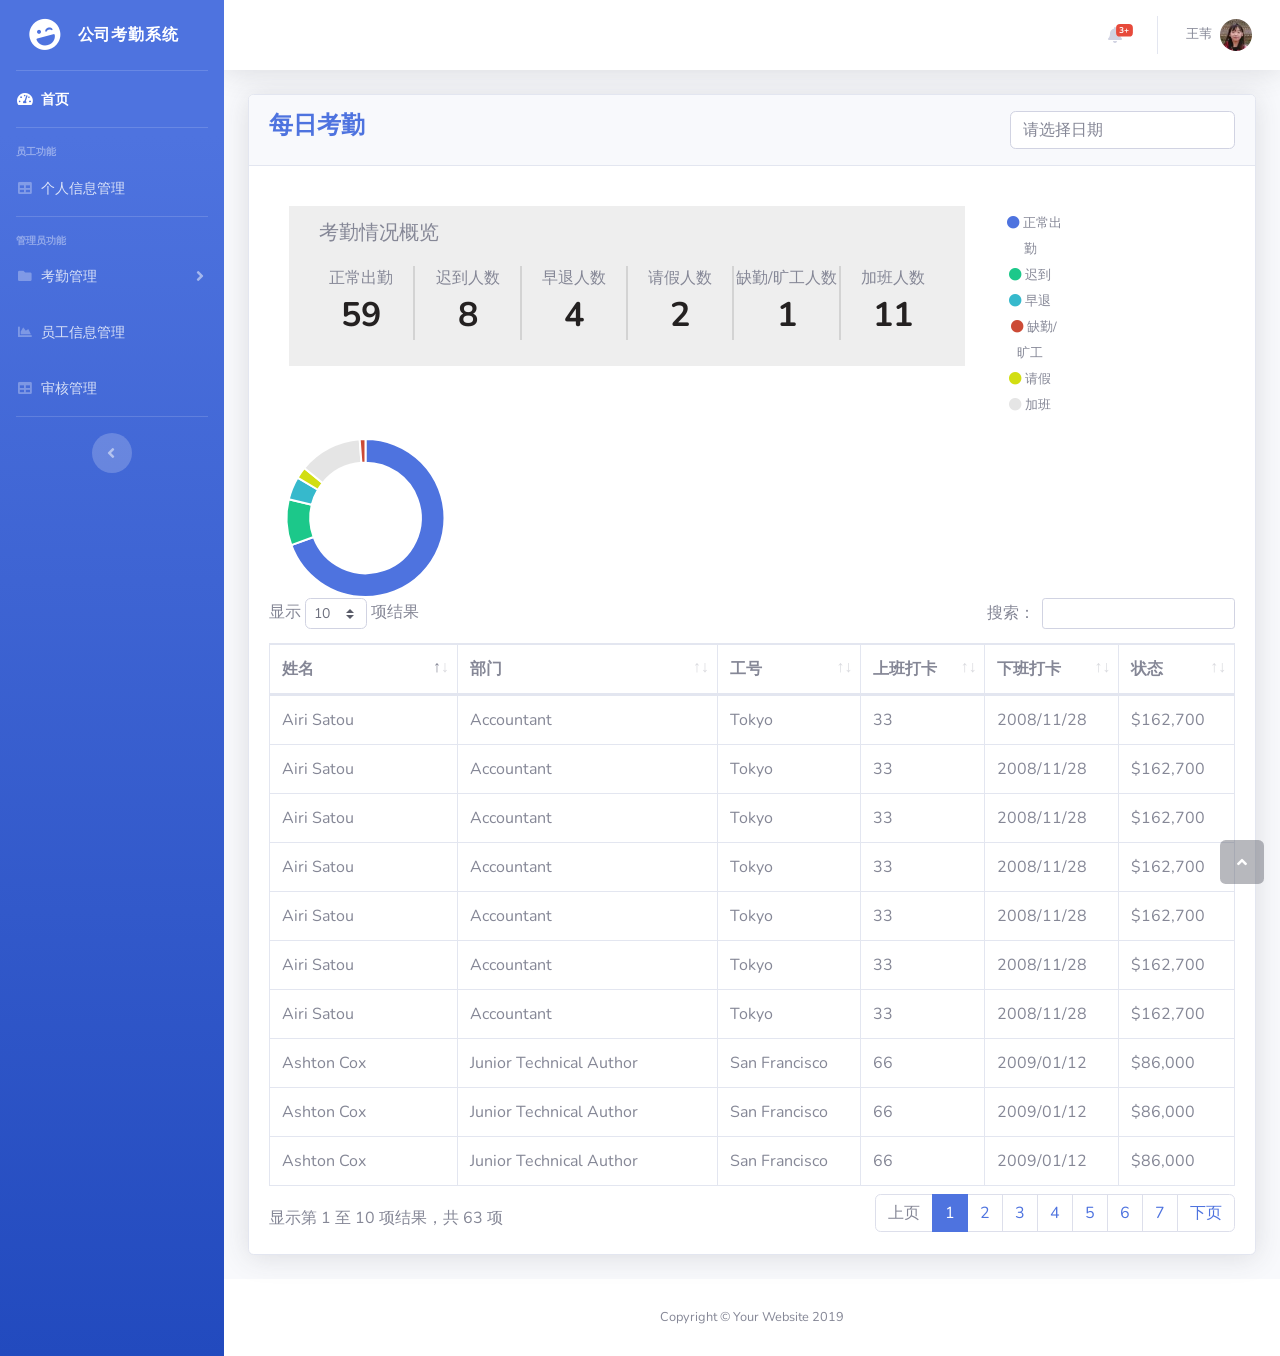
<file: pages/admin/attendanceToDay.html>
<!DOCTYPE html>
<html lang="en">

<head>

  <meta charset="utf-8">
  <meta http-equiv="X-UA-Compatible" content="IE=edge">
  <meta name="viewport" content="width=device-width, initial-scale=1, shrink-to-fit=no">
  <meta name="description" content="">
  <meta name="author" content="">

  <title>公司考勤系统</title>

  <!-- Custom fonts for this template -->
  <link href="../../vendor/fontawesome-free/css/all.min.css" rel="stylesheet" type="text/css">
  <link href="https://fonts.googleapis.com/css?family=Nunito:200,200i,300,300i,400,400i,600,600i,700,700i,800,800i,900,900i" rel="stylesheet">

  <!-- Custom styles for this template -->
  <link href="../../css/sb-admin-2.min.css" rel="stylesheet">

  <!-- Custom styles for this page -->
  <link href="../../vendor/datatables/dataTables.bootstrap4.min.css" rel="stylesheet">
  <style>
    .chock-all{
			width: 70%;
      margin: 20px;
      box-sizing: border-box;
      height: 160px;
      background: #eee;
			float: left;
    }
    .chock-all .header{
      width: 100%;
      height: 50px;
      padding: 15px 30px;
    }
    .chock-all .content{
      display: flex;
      margin: 10px 20px;
    }
    .chock-all .content>div{
      flex: 1;
      text-align: center;
      font-size: 16px;
      border-right: rgb(211, 211, 211) solid 2px;
    }
    .chock-all .content>div>span{
      font-size: 34px;
      color: rgb(36, 33, 33);
      font-weight: bold;
      line-height: 50px;
    }
  </style>
</head>

<body id="page-top">

  <!-- Page Wrapper -->
  <div id="wrapper">

   <!-- Sidebar -->
   <ul class="navbar-nav bg-gradient-primary sidebar sidebar-dark accordion" id="accordionSidebar">
    <!-- Sidebar - Brand -->
    <a class="sidebar-brand d-flex align-items-center justify-content-center" href="../index.html">
      <div class="sidebar-brand-icon rotate-n-15">
        <i class="fas fa-laugh-wink"></i>
      </div>
      <div class="sidebar-brand-text mx-3">公司考勤系统</div>
    </a>
    <!-- Divider -->
    <hr class="sidebar-divider my-0">
    <!-- Nav Item - Dashboard -->
    <li class="nav-item active">
      <a class="nav-link" href="../index.html">
        <i class="fas fa-fw fa-tachometer-alt"></i>
        <span>首页</span></a>
    </li>
    <!-- 员工 -->
    <!-- Divider -->
    <hr class="sidebar-divider"> 
     <!-- Heading -->
    <div class="sidebar-heading">
      员工功能
    </div>
    <!-- Nav Item - Pages Collapse Menu -->
     <li class="nav-item">
      <a class="nav-link" href="../staff/index.html">
        <i class="fas fa-fw fa-table"></i>
        <span>个人信息管理</span></a>
    </li>

    <!-- 管理员 -->
    <!-- Divider -->
    <hr class="sidebar-divider">
    <!-- Heading -->
    <div class="sidebar-heading">
      管理员功能
    </div>
    <!-- Nav Item - Pages Collapse Menu -->
    <li class="nav-item">
      <a class="nav-link collapsed" href="#" data-toggle="collapse" data-target="#collapsePages" aria-expanded="true" aria-controls="collapsePages">
        <i class="fas fa-fw fa-folder"></i>
        <span>考勤管理</span>
      </a>
      <div id="collapsePages" class="collapse" aria-labelledby="headingPages" data-parent="#accordionSidebar">
        <div class="bg-white py-2 collapse-inner rounded">
          <h6 class="collapse-header">考勤统计:</h6>
          <a class="collapse-item" href="../admin/attendanceToDay.html">每日考勤</a>
          <a class="collapse-item" href="../admin/attendanceToMonth.html">月度统计</a>
          <div class="collapse-divider"></div>
          <h6 class="collapse-header">奖惩制度:</h6>
          <a class="collapse-item" href="../admin/bonusPenalty.html">奖惩制度</a>
        </div>
      </div>
    </li>
    <!-- Nav Item - Charts -->
    <li class="nav-item">
      <a class="nav-link" href="../admin/index.html">
        <i class="fas fa-fw fa-chart-area"></i>
        <span>员工信息管理</span></a>
    </li>

    <!-- Nav Item - Tables -->
    <li class="nav-item">
      <a class="nav-link" href="../admin/checkRegister.html">
        <i class="fas fa-fw fa-table"></i>
        <span>审核管理</span></a>
    </li>

    <!-- Divider -->
    <hr class="sidebar-divider d-none d-md-block">

    <!-- Sidebar Toggler (Sidebar) -->
    <div class="text-center d-none d-md-inline">
      <button class="rounded-circle border-0" id="sidebarToggle"></button>
    </div>

  </ul>
    <!-- End of Sidebar -->

    <!-- Content Wrapper -->
    <div id="content-wrapper" class="d-flex flex-column">

      <!-- Main Content -->
      <div id="content">

       <!-- Topbar -->
       <nav class="navbar navbar-expand navbar-light bg-white topbar mb-4 static-top shadow">
        <!-- Sidebar Toggle (Topbar) -->
        <button id="sidebarToggleTop" class="btn btn-link d-md-none rounded-circle mr-3">
          <i class="fa fa-bars"></i>
        </button>
        <!-- Topbar Navbar -->
        <ul class="navbar-nav ml-auto">
          <!-- Nav Item - Search Dropdown (Visible Only XS) -->
          <li class="nav-item dropdown no-arrow d-sm-none">
            <a class="nav-link dropdown-toggle" href="#" id="searchDropdown" role="button" data-toggle="dropdown" aria-haspopup="true" aria-expanded="false">
              <i class="fas fa-search fa-fw"></i>
            </a>
            <!-- Dropdown - Messages -->
            <div class="dropdown-menu dropdown-menu-right p-3 shadow animated--grow-in" aria-labelledby="searchDropdown">
              <form class="form-inline mr-auto w-100 navbar-search">
                <div class="input-group">
                  <input type="text" class="form-control bg-light border-0 small" placeholder="Search for..." aria-label="Search" aria-describedby="basic-addon2">
                  <div class="input-group-append">
                    <button class="btn btn-success" type="button">
                      <i class="fas fa-search fa-sm"></i>
                    </button>
                  </div>
                </div>
              </form>
            </div>
          </li>

          <!-- Nav Item - Alerts -->
          <li class="nav-item dropdown no-arrow mx-1">
            <a class="nav-link dropdown-toggle" href="#" id="alertsDropdown" role="button" data-toggle="dropdown" aria-haspopup="true" aria-expanded="false">
              <i class="fas fa-bell fa-fw"></i>
              <!-- Counter - Alerts -->
              <span class="badge badge-danger badge-counter">3+</span>
            </a>
            <!-- Dropdown - Alerts -->
            <div class="dropdown-list dropdown-menu dropdown-menu-right shadow animated--grow-in" aria-labelledby="alertsDropdown">
              <h6 class="dropdown-header">
                代办事项
              </h6>
              <a class="dropdown-item d-flex align-items-center" href="#">
                <div class="mr-3">
                  <div class="icon-circle bg-primary">
                    <i class="fas fa-file-alt text-white"></i>
                  </div>
                </div>
                <div>
                  <div class="small text-gray-500">审核 12, 2019</div>
                  <span class="font-weight-bold">员工‘张三’提交的注册申请审核</span>
                </div>
              </a>
              <a class="dropdown-item d-flex align-items-center" href="#">
                <div class="mr-3">
                  <div class="icon-circle bg-primary">
                    <i class="fas fa-file-alt text-white"></i>
                  </div>
                </div>
                <div>
                  <div class="small text-gray-500">审核 12, 2019</div>
                  <span class="font-weight-bold">员工‘张三’提交的注册申请审核</span>
                </div>
              </a>
              <a class="dropdown-item d-flex align-items-center" href="#">
                <div class="mr-3">
                  <div class="icon-circle bg-primary">
                    <i class="fas fa-file-alt text-white"></i>
                  </div>
                </div>
                <div>
                  <div class="small text-gray-500">审核 12, 2019</div>
                  <span class="font-weight-bold">员工‘张三’提交的注册申请审核</span>
                </div>
              </a>
              <a class="dropdown-item text-center small text-gray-500" href="checkRegister.html">显示所有的申请</a>
            </div>
          </li>

          <div class="topbar-divider d-none d-sm-block"></div>

          <!-- Nav Item - User Information -->
          <li class="nav-item dropdown no-arrow">
            <a class="nav-link dropdown-toggle" href="#" id="userDropdown" role="button" data-toggle="dropdown" aria-haspopup="true" aria-expanded="false">
              <span class="mr-2 d-none d-lg-inline text-gray-600 small">王苇</span>
              <img class="img-profile rounded-circle" src="../../common/img/user.jpg">
            </a>
            <!-- Dropdown - User Information -->
            <div class="dropdown-menu dropdown-menu-right shadow animated--grow-in" aria-labelledby="userDropdown">
              <a class="dropdown-item" href="#">
                <i class="fas fa-user fa-sm fa-fw mr-2 text-gray-400"></i>
                个人信息
              </a>
              <a class="dropdown-item" href="#">
                <i class="fas fa-cogs fa-sm fa-fw mr-2 text-gray-400"></i>
                设置
              </a>
              <a class="dropdown-item" href="#">
                <i class="fas fa-list fa-sm fa-fw mr-2 text-gray-400"></i>
                修改密码
              </a>
              <div class="dropdown-divider"></div>
              <a class="dropdown-item" href="#" data-toggle="modal" data-target="#logoutModal">
                <i class="fas fa-sign-out-alt fa-sm fa-fw mr-2 text-gray-400"></i>
                退出
              </a>
            </div>
          </li>

        </ul>

      </nav>
        <!-- End of Topbar -->

        <!-- Begin Page Content -->
        <div class="container-fluid">
          <!-- DataTales Example -->
          <div class="card shadow mb-4">
            <div class="card-header py-3">
              <h6 class="m-0 font-weight-bold text-primary" style="float: left; font-size: 24px;">每日考勤</h6>
              <div style="float: right;">
                <input type="text" class="form-control" id="laydate" placeholder="请选择日期">
              </div>
            </div>
            <div class="card-body">
              <div class="chock-all">
                <div class="header">
                  <h5>考勤情况概览</h5>
                </div>
                <div class="content">
                  <div>
                    正常出勤<br>
                    <span>59</span>
                  </div>
                  <div>
                    迟到人数<br>
                    <span>8</span>
                  </div>
									<div>
									  早退人数<br>
									  <span>4</span>
									</div>
                  <div>
                    请假人数<br>
                    <span>2</span>
                  </div>
									<div>
									  缺勤/旷工人数<br>
									  <span>1</span>
									</div>
                  <div style="border-right:none">
                    加班人数<br>
                    <span>11</span>
                  </div>
                </div>
              </div>
							<div class="mt-4 text-center small" style="float: left; width: 6%;line-height: 26px;margin-left: 20px;">
							  <span class="mr-2">
							    <i class="fas fa-circle text-primary"></i> 正常出勤
							  </span><br>
							  <span class="mr-2">
							    <i class="fas fa-circle text-success"></i> 迟到
							  </span><br>
								<span class="mr-2">
								  <i class="fas fa-circle text-info"></i> 早退
								</span><br>
							  <span class="mr-2">
							    <i class="fas fa-circle" style="color: #cc4b36;"></i> 缺勤/旷工
							  </span><br>
		
								<span class="mr-2">
								  <i class="fas fa-circle" style="color: #d2de12"></i> 请假
								</span><br>
								<span class="mr-2">
								  <i class="fas fa-circle" style="color:#e5e5e5"></i> 加班
								</span><br>
							</div>
							<div style="width: 20%; float: left; margin-top: 20px;">
								<canvas id="myPieChart" style="width: 100%; height: 160PX;"></canvas> 
							</div>
							<div class="table-responsive">
                <table class="table table-bordered" id="dataTable" width="100%" cellspacing="0">
                  <thead>
                    <tr>
                      <th>姓名</th>
                      <th>部门</th>
                      <th>工号</th>
                      <th>上班打卡</th>
                      <th>下班打卡</th>
                      <th>状态</th>
                    </tr>
                  </thead>
                  <tbody>
                    <tr>
                      <td>Tiger Nixon</td>
                      <td>System Architect</td>
                      <td>Edinburgh</td>
                      <td>61</td>
                      <td>2011/04/25</td>
                      <td>$320,800</td>
                       
                    </tr>
                    <tr>
                      <td>Garrett Winters</td>
                      <td>Accountant</td>
                      <td>Tokyo</td>
                      <td>63</td>
                      <td>2011/07/25</td>
                      <td>$170,750</td>
                       
                    </tr>
                    <tr>
                      <td>Ashton Cox</td>
                      <td>Junior Technical Author</td>
                      <td>San Francisco</td>
                      <td>66</td>
                      <td>2009/01/12</td>
                      <td>$86,000</td>
                       
                    </tr>
                    <tr>
                      <td>Cedric Kelly</td>
                      <td>Senior Javascript Developer</td>
                      <td>Edinburgh</td>
                      <td>22</td>
                      <td>2012/03/29</td>
                      <td>$433,060</td>
                       
                    </tr>
                    <tr>
                      <td>Airi Satou</td>
                      <td>Accountant</td>
                      <td>Tokyo</td>
                      <td>33</td>
                      <td>2008/11/28</td>
                      <td>$162,700</td>
                       
                    </tr>
                    <tr>
                      <td>Brielle Williamson</td>
                      <td>Integration Specialist</td>
                      <td>New York</td>
                      <td>61</td>
                      <td>2012/12/02</td>
                      <td>$372,000</td>
                       
                    </tr>
                    <tr>
                      <td>Herrod Chandler</td>
                      <td>Sales Assistant</td>
                      <td>San Francisco</td>
                      <td>59</td>
                      <td>2012/08/06</td>
                      <td>$137,500</td>
                       
                    </tr>
                    <tr>
                      <td>Rhona Davidson</td>
                      <td>Integration Specialist</td>
                      <td>Tokyo</td>
                      <td>55</td>
                      <td>2010/10/14</td>
                      <td>$327,900</td>
                       
                    </tr>
                    <tr>
                      <td>Colleen Hurst</td>
                      <td>Javascript Developer</td>
                      <td>San Francisco</td>
                      <td>39</td>
                      <td>2009/09/15</td>
                      <td>$205,500</td>
                       
                    </tr>
                    <tr>
                      <td>Tiger Nixon</td>
                      <td>System Architect</td>
                      <td>Edinburgh</td>
                      <td>61</td>
                      <td>2011/04/25</td>
                      <td>$320,800</td>
                       
                    </tr>
                    <tr>
                      <td>Garrett Winters</td>
                      <td>Accountant</td>
                      <td>Tokyo</td>
                      <td>63</td>
                      <td>2011/07/25</td>
                      <td>$170,750</td>
                       
                    </tr>
                    <tr>
                      <td>Ashton Cox</td>
                      <td>Junior Technical Author</td>
                      <td>San Francisco</td>
                      <td>66</td>
                      <td>2009/01/12</td>
                      <td>$86,000</td>
                       
                    </tr>
                    <tr>
                      <td>Cedric Kelly</td>
                      <td>Senior Javascript Developer</td>
                      <td>Edinburgh</td>
                      <td>22</td>
                      <td>2012/03/29</td>
                      <td>$433,060</td>
                       
                    </tr>
                    <tr>
                      <td>Airi Satou</td>
                      <td>Accountant</td>
                      <td>Tokyo</td>
                      <td>33</td>
                      <td>2008/11/28</td>
                      <td>$162,700</td>
                       
                    </tr>
                    <tr>
                      <td>Brielle Williamson</td>
                      <td>Integration Specialist</td>
                      <td>New York</td>
                      <td>61</td>
                      <td>2012/12/02</td>
                      <td>$372,000</td>
                       
                    </tr>
                    <tr>
                      <td>Herrod Chandler</td>
                      <td>Sales Assistant</td>
                      <td>San Francisco</td>
                      <td>59</td>
                      <td>2012/08/06</td>
                      <td>$137,500</td>
                       
                    </tr>
                    <tr>
                      <td>Rhona Davidson</td>
                      <td>Integration Specialist</td>
                      <td>Tokyo</td>
                      <td>55</td>
                      <td>2010/10/14</td>
                      <td>$327,900</td>
                       
                    </tr>
                    <tr>
                      <td>Colleen Hurst</td>
                      <td>Javascript Developer</td>
                      <td>San Francisco</td>
                      <td>39</td>
                      <td>2009/09/15</td>
                      <td>$205,500</td>
                       
                    </tr>
                    <tr>
                      <td>Tiger Nixon</td>
                      <td>System Architect</td>
                      <td>Edinburgh</td>
                      <td>61</td>
                      <td>2011/04/25</td>
                      <td>$320,800</td>
                       
                    </tr>
                    <tr>
                      <td>Garrett Winters</td>
                      <td>Accountant</td>
                      <td>Tokyo</td>
                      <td>63</td>
                      <td>2011/07/25</td>
                      <td>$170,750</td>
                       
                    </tr>
                    <tr>
                      <td>Ashton Cox</td>
                      <td>Junior Technical Author</td>
                      <td>San Francisco</td>
                      <td>66</td>
                      <td>2009/01/12</td>
                      <td>$86,000</td>
                       
                    </tr>
                    <tr>
                      <td>Cedric Kelly</td>
                      <td>Senior Javascript Developer</td>
                      <td>Edinburgh</td>
                      <td>22</td>
                      <td>2012/03/29</td>
                      <td>$433,060</td>
                       
                    </tr>
                    <tr>
                      <td>Airi Satou</td>
                      <td>Accountant</td>
                      <td>Tokyo</td>
                      <td>33</td>
                      <td>2008/11/28</td>
                      <td>$162,700</td>
                       
                    </tr>
                    <tr>
                      <td>Brielle Williamson</td>
                      <td>Integration Specialist</td>
                      <td>New York</td>
                      <td>61</td>
                      <td>2012/12/02</td>
                      <td>$372,000</td>
                       
                    </tr>
                    <tr>
                      <td>Herrod Chandler</td>
                      <td>Sales Assistant</td>
                      <td>San Francisco</td>
                      <td>59</td>
                      <td>2012/08/06</td>
                      <td>$137,500</td>
                       
                    </tr>
                    <tr>
                      <td>Rhona Davidson</td>
                      <td>Integration Specialist</td>
                      <td>Tokyo</td>
                      <td>55</td>
                      <td>2010/10/14</td>
                      <td>$327,900</td>
                       
                    </tr>
                    <tr>
                      <td>Colleen Hurst</td>
                      <td>Javascript Developer</td>
                      <td>San Francisco</td>
                      <td>39</td>
                      <td>2009/09/15</td>
                      <td>$205,500</td>
                       
                    </tr>
                    <tr>
                      <td>Tiger Nixon</td>
                      <td>System Architect</td>
                      <td>Edinburgh</td>
                      <td>61</td>
                      <td>2011/04/25</td>
                      <td>$320,800</td>
                       
                    </tr>
                    <tr>
                      <td>Garrett Winters</td>
                      <td>Accountant</td>
                      <td>Tokyo</td>
                      <td>63</td>
                      <td>2011/07/25</td>
                      <td>$170,750</td>
                       
                    </tr>
                    <tr>
                      <td>Ashton Cox</td>
                      <td>Junior Technical Author</td>
                      <td>San Francisco</td>
                      <td>66</td>
                      <td>2009/01/12</td>
                      <td>$86,000</td>
                       
                    </tr>
                    <tr>
                      <td>Cedric Kelly</td>
                      <td>Senior Javascript Developer</td>
                      <td>Edinburgh</td>
                      <td>22</td>
                      <td>2012/03/29</td>
                      <td>$433,060</td>
                       
                    </tr>
                    <tr>
                      <td>Airi Satou</td>
                      <td>Accountant</td>
                      <td>Tokyo</td>
                      <td>33</td>
                      <td>2008/11/28</td>
                      <td>$162,700</td>
                       
                    </tr>
                    <tr>
                      <td>Brielle Williamson</td>
                      <td>Integration Specialist</td>
                      <td>New York</td>
                      <td>61</td>
                      <td>2012/12/02</td>
                      <td>$372,000</td>
                       
                    </tr>
                    <tr>
                      <td>Herrod Chandler</td>
                      <td>Sales Assistant</td>
                      <td>San Francisco</td>
                      <td>59</td>
                      <td>2012/08/06</td>
                      <td>$137,500</td>
                       
                    </tr>
                    <tr>
                      <td>Rhona Davidson</td>
                      <td>Integration Specialist</td>
                      <td>Tokyo</td>
                      <td>55</td>
                      <td>2010/10/14</td>
                      <td>$327,900</td>
                       
                    </tr>
                    <tr>
                      <td>Colleen Hurst</td>
                      <td>Javascript Developer</td>
                      <td>San Francisco</td>
                      <td>39</td>
                      <td>2009/09/15</td>
                      <td>$205,500</td>
                       
                    </tr>
                    <tr>
                      <td>Tiger Nixon</td>
                      <td>System Architect</td>
                      <td>Edinburgh</td>
                      <td>61</td>
                      <td>2011/04/25</td>
                      <td>$320,800</td>
                       
                    </tr>
                    <tr>
                      <td>Garrett Winters</td>
                      <td>Accountant</td>
                      <td>Tokyo</td>
                      <td>63</td>
                      <td>2011/07/25</td>
                      <td>$170,750</td>
                       
                    </tr>
                    <tr>
                      <td>Ashton Cox</td>
                      <td>Junior Technical Author</td>
                      <td>San Francisco</td>
                      <td>66</td>
                      <td>2009/01/12</td>
                      <td>$86,000</td>
                       
                    </tr>
                    <tr>
                      <td>Cedric Kelly</td>
                      <td>Senior Javascript Developer</td>
                      <td>Edinburgh</td>
                      <td>22</td>
                      <td>2012/03/29</td>
                      <td>$433,060</td>
                       
                    </tr>
                    <tr>
                      <td>Airi Satou</td>
                      <td>Accountant</td>
                      <td>Tokyo</td>
                      <td>33</td>
                      <td>2008/11/28</td>
                      <td>$162,700</td>
                       
                    </tr>
                    <tr>
                      <td>Brielle Williamson</td>
                      <td>Integration Specialist</td>
                      <td>New York</td>
                      <td>61</td>
                      <td>2012/12/02</td>
                      <td>$372,000</td>
                       
                    </tr>
                    <tr>
                      <td>Herrod Chandler</td>
                      <td>Sales Assistant</td>
                      <td>San Francisco</td>
                      <td>59</td>
                      <td>2012/08/06</td>
                      <td>$137,500</td>
                       
                    </tr>
                    <tr>
                      <td>Rhona Davidson</td>
                      <td>Integration Specialist</td>
                      <td>Tokyo</td>
                      <td>55</td>
                      <td>2010/10/14</td>
                      <td>$327,900</td>
                       
                    </tr>
                    <tr>
                      <td>Colleen Hurst</td>
                      <td>Javascript Developer</td>
                      <td>San Francisco</td>
                      <td>39</td>
                      <td>2009/09/15</td>
                      <td>$205,500</td>
                       
                    </tr>
                    <tr>
                      <td>Tiger Nixon</td>
                      <td>System Architect</td>
                      <td>Edinburgh</td>
                      <td>61</td>
                      <td>2011/04/25</td>
                      <td>$320,800</td>
                       
                    </tr>
                    <tr>
                      <td>Garrett Winters</td>
                      <td>Accountant</td>
                      <td>Tokyo</td>
                      <td>63</td>
                      <td>2011/07/25</td>
                      <td>$170,750</td>
                       
                    </tr>
                    <tr>
                      <td>Ashton Cox</td>
                      <td>Junior Technical Author</td>
                      <td>San Francisco</td>
                      <td>66</td>
                      <td>2009/01/12</td>
                      <td>$86,000</td>
                       
                    </tr>
                    <tr>
                      <td>Cedric Kelly</td>
                      <td>Senior Javascript Developer</td>
                      <td>Edinburgh</td>
                      <td>22</td>
                      <td>2012/03/29</td>
                      <td>$433,060</td>
                       
                    </tr>
                    <tr>
                      <td>Airi Satou</td>
                      <td>Accountant</td>
                      <td>Tokyo</td>
                      <td>33</td>
                      <td>2008/11/28</td>
                      <td>$162,700</td>
                       
                    </tr>
                    <tr>
                      <td>Brielle Williamson</td>
                      <td>Integration Specialist</td>
                      <td>New York</td>
                      <td>61</td>
                      <td>2012/12/02</td>
                      <td>$372,000</td>
                       
                    </tr>
                    <tr>
                      <td>Herrod Chandler</td>
                      <td>Sales Assistant</td>
                      <td>San Francisco</td>
                      <td>59</td>
                      <td>2012/08/06</td>
                      <td>$137,500</td>
                       
                    </tr>
                    <tr>
                      <td>Rhona Davidson</td>
                      <td>Integration Specialist</td>
                      <td>Tokyo</td>
                      <td>55</td>
                      <td>2010/10/14</td>
                      <td>$327,900</td>
                       
                    </tr>
                    <tr>
                      <td>Colleen Hurst</td>
                      <td>Javascript Developer</td>
                      <td>San Francisco</td>
                      <td>39</td>
                      <td>2009/09/15</td>
                      <td>$205,500</td>
                       
                    </tr>
                    <tr>
                      <td>Tiger Nixon</td>
                      <td>System Architect</td>
                      <td>Edinburgh</td>
                      <td>61</td>
                      <td>2011/04/25</td>
                      <td>$320,800</td>
                       
                    </tr>
                    <tr>
                      <td>Garrett Winters</td>
                      <td>Accountant</td>
                      <td>Tokyo</td>
                      <td>63</td>
                      <td>2011/07/25</td>
                      <td>$170,750</td>
                       
                    </tr>
                    <tr>
                      <td>Ashton Cox</td>
                      <td>Junior Technical Author</td>
                      <td>San Francisco</td>
                      <td>66</td>
                      <td>2009/01/12</td>
                      <td>$86,000</td>
                       
                    </tr>
                    <tr>
                      <td>Cedric Kelly</td>
                      <td>Senior Javascript Developer</td>
                      <td>Edinburgh</td>
                      <td>22</td>
                      <td>2012/03/29</td>
                      <td>$433,060</td>
                       
                    </tr>
                    <tr>
                      <td>Airi Satou</td>
                      <td>Accountant</td>
                      <td>Tokyo</td>
                      <td>33</td>
                      <td>2008/11/28</td>
                      <td>$162,700</td>
                       
                    </tr>
                    <tr>
                      <td>Brielle Williamson</td>
                      <td>Integration Specialist</td>
                      <td>New York</td>
                      <td>61</td>
                      <td>2012/12/02</td>
                      <td>$372,000</td>
                       
                    </tr>
                    <tr>
                      <td>Herrod Chandler</td>
                      <td>Sales Assistant</td>
                      <td>San Francisco</td>
                      <td>59</td>
                      <td>2012/08/06</td>
                      <td>$137,500</td>
                       
                    </tr>
                    <tr>
                      <td>Rhona Davidson</td>
                      <td>Integration Specialist</td>
                      <td>Tokyo</td>
                      <td>55</td>
                      <td>2010/10/14</td>
                      <td>$327,900</td>
                       
                    </tr>
                    <tr>
                      <td>Colleen Hurst</td>
                      <td>Javascript Developer</td>
                      <td>San Francisco</td>
                      <td>39</td>
                      <td>2009/09/15</td>
                      <td>$205,500</td>
                       
                    </tr>
                  </tbody>
                </table>
              </div>
            </div>
          </div>
        </div>
        <!-- /.container-fluid -->

      </div>
      <!-- End of Main Content -->

      <!-- Footer -->
      <footer class="sticky-footer bg-white">
        <div class="container my-auto">
          <div class="copyright text-center my-auto">
            <span>Copyright &copy; Your Website 2019</span>
          </div>
        </div>
      </footer>
      <!-- End of Footer -->

    </div>
    <!-- End of Content Wrapper -->

  </div>
  <!-- End of Page Wrapper -->

  <!-- Scroll to Top Button-->
  <a class="scroll-to-top rounded" href="#page-top">
    <i class="fas fa-angle-up"></i>
  </a>


  <!-- Logout Modal-->
  <div class="modal fade" id="logoutModal" tabindex="-1" role="dialog" aria-labelledby="exampleModalLabel" aria-hidden="true">
    <div class="modal-dialog" role="document">
      <div class="modal-content">
        <div class="modal-header">
          <h5 class="modal-title" id="exampleModalLabel">登出</h5>
          <button class="close" type="button" data-dismiss="modal" aria-label="Close">
            <span aria-hidden="true">×</span>
          </button>
        </div>
        <div class="modal-body">您确定退出系统吗？</div>
        <div class="modal-footer">
          <button class="btn btn-secondary" type="button" data-dismiss="modal">取消</button>
          <a class="btn btn-success" href="../login.html">退出</a>
        </div>
      </div>
    </div>
  </div>
  <!-- Bootstrap core JavaScript-->
  <script src="../../vendor/jquery/jquery.min.js"></script>
  <script src="../../vendor/bootstrap/js/bootstrap.bundle.min.js"></script>

  <!-- Core plugin JavaScript-->
  <script src="../../vendor/jquery-easing/jquery.easing.min.js"></script>

  <!-- Custom scripts for all pages-->
  <script src="../../js/sb-admin-2.min.js"></script>

  <!-- Page level plugins -->
  <script src="../../vendor/datatables/jquery.dataTables.min.js"></script>
  <script src="../../vendor/datatables/dataTables.bootstrap4.min.js"></script>
  <!-- laydata -->
  <script src="../../vendor/laydate/laydate.js"></script>
  <!-- Page level custom scripts -->
  <script src="../../js/demo/datatables-demo.js"></script>
  <!-- Page level custom scripts -->
  
  <!-- Page level plugins -->
  <script src="../../vendor/chart.js/Chart.min.js"></script>
  <script src="../../js/demo/chart-pie-demo.js"></script>
  <script>
    laydate.render({
      elem: '#laydate' //指定元素
    });
  </script>
</body>

</html>
</file>
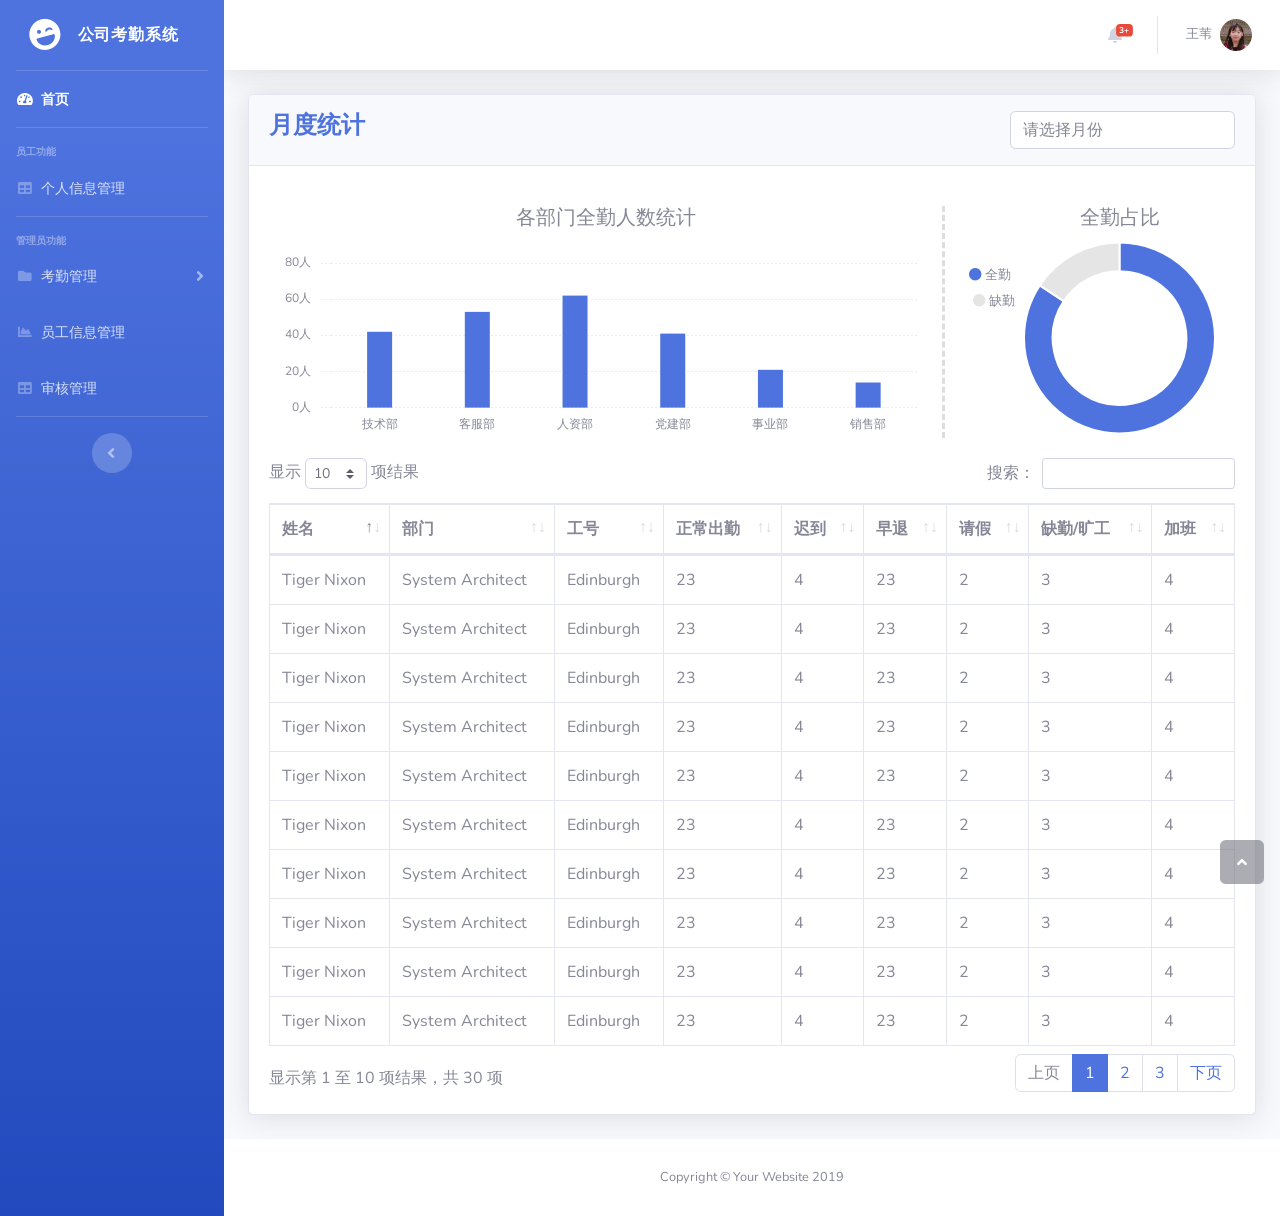
<file: pages/admin/attendanceToMonth.html>
<!DOCTYPE html>
<html lang="en">

<head>

  <meta charset="utf-8">
  <meta http-equiv="X-UA-Compatible" content="IE=edge">
  <meta name="viewport" content="width=device-width, initial-scale=1, shrink-to-fit=no">
  <meta name="description" content="">
  <meta name="author" content="">

  <title>公司考勤系统</title>

  <!-- Custom fonts for this template -->
  <link href="../../vendor/fontawesome-free/css/all.min.css" rel="stylesheet" type="text/css">
  <link href="https://fonts.googleapis.com/css?family=Nunito:200,200i,300,300i,400,400i,600,600i,700,700i,800,800i,900,900i" rel="stylesheet">

  <!-- Custom styles for this template -->
  <link href="../../css/sb-admin-2.min.css" rel="stylesheet">

  <!-- Custom styles for this page -->
  <link href="../../vendor/datatables/dataTables.bootstrap4.min.css" rel="stylesheet">
  <style>
    .chock-all{
			width: 70%;
      margin: 20px;
      box-sizing: border-box;
      height: 160px;
      background: #eee;
			float: left;
    }
    .chock-all .header{
      width: 100%;
      height: 50px;
      padding: 15px 30px;
    }
    .chock-all .content{
      display: flex;
      margin: 10px 20px;
    }
    .chock-all .content>div{
      flex: 1;
      text-align: center;
      font-size: 16px;
      border-right: rgb(211, 211, 211) solid 2px;
    }
    .chock-all .content>div>span{
      font-size: 34px;
      color: rgb(36, 33, 33);
      font-weight: bold;
      line-height: 50px;
    }
  </style>
</head>

<body id="page-top">

  <!-- Page Wrapper -->
  <div id="wrapper">

   <!-- Sidebar -->
   <ul class="navbar-nav bg-gradient-primary sidebar sidebar-dark accordion" id="accordionSidebar">
    <!-- Sidebar - Brand -->
    <a class="sidebar-brand d-flex align-items-center justify-content-center" href="../index.html">
      <div class="sidebar-brand-icon rotate-n-15">
        <i class="fas fa-laugh-wink"></i>
      </div>
      <div class="sidebar-brand-text mx-3">公司考勤系统</div>
    </a>
    <!-- Divider -->
    <hr class="sidebar-divider my-0">
    <!-- Nav Item - Dashboard -->
    <li class="nav-item active">
      <a class="nav-link" href="../index.html">
        <i class="fas fa-fw fa-tachometer-alt"></i>
        <span>首页</span></a>
    </li>
    <!-- 员工 -->
    <!-- Divider -->
    <hr class="sidebar-divider"> 
     <!-- Heading -->
    <div class="sidebar-heading">
      员工功能
    </div>
    <!-- Nav Item - Pages Collapse Menu -->
     <li class="nav-item">
      <a class="nav-link" href="../staff/index.html">
        <i class="fas fa-fw fa-table"></i>
        <span>个人信息管理</span></a>
    </li>

    <!-- 管理员 -->
    <!-- Divider -->
    <hr class="sidebar-divider">
    <!-- Heading -->
    <div class="sidebar-heading">
      管理员功能
    </div>
    <!-- Nav Item - Pages Collapse Menu -->
    <li class="nav-item">
      <a class="nav-link collapsed" href="#" data-toggle="collapse" data-target="#collapsePages" aria-expanded="true" aria-controls="collapsePages">
        <i class="fas fa-fw fa-folder"></i>
        <span>考勤管理</span>
      </a>
      <div id="collapsePages" class="collapse" aria-labelledby="headingPages" data-parent="#accordionSidebar">
        <div class="bg-white py-2 collapse-inner rounded">
          <h6 class="collapse-header">考勤统计:</h6>
          <a class="collapse-item" href="../admin/attendanceToDay.html">每日考勤</a>
          <a class="collapse-item" href="../admin/attendanceToMonth.html">月度统计</a>
          <div class="collapse-divider"></div>
          <h6 class="collapse-header">奖惩制度:</h6>
          <a class="collapse-item" href="../admin/bonusPenalty.html">奖惩制度</a>
        </div>
      </div>
    </li>
    <!-- Nav Item - Charts -->
    <li class="nav-item">
      <a class="nav-link" href="../admin/index.html">
        <i class="fas fa-fw fa-chart-area"></i>
        <span>员工信息管理</span></a>
    </li>

    <!-- Nav Item - Tables -->
    <li class="nav-item">
      <a class="nav-link" href="../admin/checkRegister.html">
        <i class="fas fa-fw fa-table"></i>
        <span>审核管理</span></a>
    </li>

    <!-- Divider -->
    <hr class="sidebar-divider d-none d-md-block">

    <!-- Sidebar Toggler (Sidebar) -->
    <div class="text-center d-none d-md-inline">
      <button class="rounded-circle border-0" id="sidebarToggle"></button>
    </div>

  </ul>
    <!-- End of Sidebar -->

    <!-- Content Wrapper -->
    <div id="content-wrapper" class="d-flex flex-column">

      <!-- Main Content -->
      <div id="content">

       <!-- Topbar -->
       <nav class="navbar navbar-expand navbar-light bg-white topbar mb-4 static-top shadow">
        <!-- Sidebar Toggle (Topbar) -->
        <button id="sidebarToggleTop" class="btn btn-link d-md-none rounded-circle mr-3">
          <i class="fa fa-bars"></i>
        </button>
        <!-- Topbar Navbar -->
        <ul class="navbar-nav ml-auto">
          <!-- Nav Item - Search Dropdown (Visible Only XS) -->
          <li class="nav-item dropdown no-arrow d-sm-none">
            <a class="nav-link dropdown-toggle" href="#" id="searchDropdown" role="button" data-toggle="dropdown" aria-haspopup="true" aria-expanded="false">
              <i class="fas fa-search fa-fw"></i>
            </a>
            <!-- Dropdown - Messages -->
            <div class="dropdown-menu dropdown-menu-right p-3 shadow animated--grow-in" aria-labelledby="searchDropdown">
              <form class="form-inline mr-auto w-100 navbar-search">
                <div class="input-group">
                  <input type="text" class="form-control bg-light border-0 small" placeholder="Search for..." aria-label="Search" aria-describedby="basic-addon2">
                  <div class="input-group-append">
                    <button class="btn btn-success" type="button">
                      <i class="fas fa-search fa-sm"></i>
                    </button>
                  </div>
                </div>
              </form>
            </div>
          </li>

          <!-- Nav Item - Alerts -->
          <li class="nav-item dropdown no-arrow mx-1">
            <a class="nav-link dropdown-toggle" href="#" id="alertsDropdown" role="button" data-toggle="dropdown" aria-haspopup="true" aria-expanded="false">
              <i class="fas fa-bell fa-fw"></i>
              <!-- Counter - Alerts -->
              <span class="badge badge-danger badge-counter">3+</span>
            </a>
            <!-- Dropdown - Alerts -->
            <div class="dropdown-list dropdown-menu dropdown-menu-right shadow animated--grow-in" aria-labelledby="alertsDropdown">
              <h6 class="dropdown-header">
                代办事项
              </h6>
              <a class="dropdown-item d-flex align-items-center" href="#">
                <div class="mr-3">
                  <div class="icon-circle bg-primary">
                    <i class="fas fa-file-alt text-white"></i>
                  </div>
                </div>
                <div>
                  <div class="small text-gray-500">审核 12, 2019</div>
                  <span class="font-weight-bold">员工‘张三’提交的注册申请审核</span>
                </div>
              </a>
              <a class="dropdown-item d-flex align-items-center" href="#">
                <div class="mr-3">
                  <div class="icon-circle bg-primary">
                    <i class="fas fa-file-alt text-white"></i>
                  </div>
                </div>
                <div>
                  <div class="small text-gray-500">审核 12, 2019</div>
                  <span class="font-weight-bold">员工‘张三’提交的注册申请审核</span>
                </div>
              </a>
              <a class="dropdown-item d-flex align-items-center" href="#">
                <div class="mr-3">
                  <div class="icon-circle bg-primary">
                    <i class="fas fa-file-alt text-white"></i>
                  </div>
                </div>
                <div>
                  <div class="small text-gray-500">审核 12, 2019</div>
                  <span class="font-weight-bold">员工‘张三’提交的注册申请审核</span>
                </div>
              </a>
              <a class="dropdown-item text-center small text-gray-500" href="checkRegister.html">显示所有的申请</a>
            </div>
          </li>

          <div class="topbar-divider d-none d-sm-block"></div>

          <!-- Nav Item - User Information -->
          <li class="nav-item dropdown no-arrow">
            <a class="nav-link dropdown-toggle" href="#" id="userDropdown" role="button" data-toggle="dropdown" aria-haspopup="true" aria-expanded="false">
              <span class="mr-2 d-none d-lg-inline text-gray-600 small">王苇</span>
              <img class="img-profile rounded-circle" src="../../common/img/user.jpg">
            </a>
            <!-- Dropdown - User Information -->
            <div class="dropdown-menu dropdown-menu-right shadow animated--grow-in" aria-labelledby="userDropdown">
              <a class="dropdown-item" href="#">
                <i class="fas fa-user fa-sm fa-fw mr-2 text-gray-400"></i>
                个人信息
              </a>
              <a class="dropdown-item" href="#">
                <i class="fas fa-cogs fa-sm fa-fw mr-2 text-gray-400"></i>
                设置
              </a>
              <a class="dropdown-item" href="#">
                <i class="fas fa-list fa-sm fa-fw mr-2 text-gray-400"></i>
                修改密码
              </a>
              <div class="dropdown-divider"></div>
              <a class="dropdown-item" href="#" data-toggle="modal" data-target="#logoutModal">
                <i class="fas fa-sign-out-alt fa-sm fa-fw mr-2 text-gray-400"></i>
                退出
              </a>
            </div>
          </li>

        </ul>

      </nav>
        <!-- End of Topbar -->

        <!-- Begin Page Content -->
        <div class="container-fluid">
          <!-- DataTales Example -->
          <div class="card shadow mb-4">
            <div class="card-header py-3">
              <h6 class="m-0 font-weight-bold text-primary" style="float: left; font-size: 24px;">月度统计</h6>
              <div style="float: right;">
                <input type="text" class="form-control" id="laydate" placeholder="请选择月份">
              </div>
            </div>
            <div class="card-body">
							<div style="width: 70%; float: left; margin: 20px 0; border-right: 3px dashed #dddddd;">
								<h5 style="text-align: center;">各部门全勤人数统计</h5>
								<div>
									<canvas id="myBarChart" style="width: 100%; height: 200PX;"></canvas> 
								</div>
							</div>
							<div class="mt-4 text-center small" style="float: left; width: 6%;line-height: 26px;margin-left: 20px;">
								<br><br>
							  <span class="mr-2">
							    <i class="fas fa-circle text-primary"></i> 全勤
							  </span><br>
								  <i class="fas fa-circle" style="color: #e5e5e5"></i> 缺勤
								</span><br>
							</div>
							<div style="width: 20%; float: left; margin:20px 0;">
								<h5 style="text-align: center;">全勤占比</h5>
								<div>
									<canvas id="myPieChart" style="width: 100%; height: 200PX;"></canvas> 
								</div>
							</div>
							<div class="table-responsive">
                <table class="table table-bordered" id="dataTable" width="100%" cellspacing="0">
                  <thead>
                    <tr>
                      <th>姓名</th>
                      <th>部门</th>
                      <th>工号</th>
                      <th>正常出勤</th>
                      <th>迟到</th>
											<th>早退</th>
                      <th>请假</th>
                      <th>缺勤/旷工</th>
                      <th>加班</th>
                    </tr>
                  </thead>
									 <tbody>
									  <tr>
									    <td>Tiger Nixon</td>
									    <td>System Architect</td>
									    <td>Edinburgh</td>
									    <td>23</td>
									    <td>4</td>
									    <td>23</td>
											<td>2</td>
											<td>3</td>
											<td>4</td>
									  </tr>
										<tr>
										  <td>Tiger Nixon</td>
										  <td>System Architect</td>
										  <td>Edinburgh</td>
										  <td>23</td>
										  <td>4</td>
										  <td>23</td>
											<td>2</td>
											<td>3</td>
											<td>4</td>
										</tr>
										<tr>
										  <td>Tiger Nixon</td>
										  <td>System Architect</td>
										  <td>Edinburgh</td>
										  <td>23</td>
										  <td>4</td>
										  <td>23</td>
											<td>2</td>
											<td>3</td>
											<td>4</td>
										</tr>
										<tr>
										  <td>Tiger Nixon</td>
										  <td>System Architect</td>
										  <td>Edinburgh</td>
										  <td>23</td>
										  <td>4</td>
										  <td>23</td>
											<td>2</td>
											<td>3</td>
											<td>4</td>
										</tr>
										<tr>
										  <td>Tiger Nixon</td>
										  <td>System Architect</td>
										  <td>Edinburgh</td>
										  <td>23</td>
										  <td>4</td>
										  <td>23</td>
											<td>2</td>
											<td>3</td>
											<td>4</td>
										</tr>
										<tr>
										  <td>Tiger Nixon</td>
										  <td>System Architect</td>
										  <td>Edinburgh</td>
										  <td>23</td>
										  <td>4</td>
										  <td>23</td>
											<td>2</td>
											<td>3</td>
											<td>4</td>
										</tr>
										<tr>
										  <td>Tiger Nixon</td>
										  <td>System Architect</td>
										  <td>Edinburgh</td>
										  <td>23</td>
										  <td>4</td>
										  <td>23</td>
											<td>2</td>
											<td>3</td>
											<td>4</td>
										</tr>
										<tr>
										  <td>Tiger Nixon</td>
										  <td>System Architect</td>
										  <td>Edinburgh</td>
										  <td>23</td>
										  <td>4</td>
										  <td>23</td>
											<td>2</td>
											<td>3</td>
											<td>4</td>
										</tr>
										<tr>
										  <td>Tiger Nixon</td>
										  <td>System Architect</td>
										  <td>Edinburgh</td>
										  <td>23</td>
										  <td>4</td>
										  <td>23</td>
											<td>2</td>
											<td>3</td>
											<td>4</td>
										</tr>
										<tr>
										  <td>Tiger Nixon</td>
										  <td>System Architect</td>
										  <td>Edinburgh</td>
										  <td>23</td>
										  <td>4</td>
										  <td>23</td>
											<td>2</td>
											<td>3</td>
											<td>4</td>
										</tr>
										<tr>
										  <td>Tiger Nixon</td>
										  <td>System Architect</td>
										  <td>Edinburgh</td>
										  <td>23</td>
										  <td>4</td>
										  <td>23</td>
											<td>2</td>
											<td>3</td>
											<td>4</td>
										</tr>
										<tr>
										  <td>Tiger Nixon</td>
										  <td>System Architect</td>
										  <td>Edinburgh</td>
										  <td>23</td>
										  <td>4</td>
										  <td>23</td>
											<td>2</td>
											<td>3</td>
											<td>4</td>
										</tr>
										<tr>
										  <td>Tiger Nixon</td>
										  <td>System Architect</td>
										  <td>Edinburgh</td>
										  <td>23</td>
										  <td>4</td>
										  <td>23</td>
											<td>2</td>
											<td>3</td>
											<td>4</td>
										</tr>
										<tr>
										  <td>Tiger Nixon</td>
										  <td>System Architect</td>
										  <td>Edinburgh</td>
										  <td>23</td>
										  <td>4</td>
										  <td>23</td>
											<td>2</td>
											<td>3</td>
											<td>4</td>
										</tr>
										<tr>
										  <td>Tiger Nixon</td>
										  <td>System Architect</td>
										  <td>Edinburgh</td>
										  <td>23</td>
										  <td>4</td>
										  <td>23</td>
											<td>2</td>
											<td>3</td>
											<td>4</td>
										</tr>
										<tr>
										  <td>Tiger Nixon</td>
										  <td>System Architect</td>
										  <td>Edinburgh</td>
										  <td>23</td>
										  <td>4</td>
										  <td>23</td>
											<td>2</td>
											<td>3</td>
											<td>4</td>
										</tr>
										<tr>
										  <td>Tiger Nixon</td>
										  <td>System Architect</td>
										  <td>Edinburgh</td>
										  <td>23</td>
										  <td>4</td>
										  <td>23</td>
											<td>2</td>
											<td>3</td>
											<td>4</td>
										</tr>
										<tr>
										  <td>Tiger Nixon</td>
										  <td>System Architect</td>
										  <td>Edinburgh</td>
										  <td>23</td>
										  <td>4</td>
										  <td>23</td>
											<td>2</td>
											<td>3</td>
											<td>4</td>
										</tr>
										<tr>
										  <td>Tiger Nixon</td>
										  <td>System Architect</td>
										  <td>Edinburgh</td>
										  <td>23</td>
										  <td>4</td>
										  <td>23</td>
											<td>2</td>
											<td>3</td>
											<td>4</td>
										</tr>
										<tr>
										  <td>Tiger Nixon</td>
										  <td>System Architect</td>
										  <td>Edinburgh</td>
										  <td>23</td>
										  <td>4</td>
										  <td>23</td>
											<td>2</td>
											<td>3</td>
											<td>4</td>
										</tr>
										<tr>
										  <td>Tiger Nixon</td>
										  <td>System Architect</td>
										  <td>Edinburgh</td>
										  <td>23</td>
										  <td>4</td>
										  <td>23</td>
											<td>2</td>
											<td>3</td>
											<td>4</td>
										</tr>
										<tr>
										  <td>Tiger Nixon</td>
										  <td>System Architect</td>
										  <td>Edinburgh</td>
										  <td>23</td>
										  <td>4</td>
										  <td>23</td>
											<td>2</td>
											<td>3</td>
											<td>4</td>
										</tr>
										<tr>
										  <td>Tiger Nixon</td>
										  <td>System Architect</td>
										  <td>Edinburgh</td>
										  <td>23</td>
										  <td>4</td>
										  <td>23</td>
											<td>2</td>
											<td>3</td>
											<td>4</td>
										</tr>
										<tr>
										  <td>Tiger Nixon</td>
										  <td>System Architect</td>
										  <td>Edinburgh</td>
										  <td>23</td>
										  <td>4</td>
										  <td>23</td>
											<td>2</td>
											<td>3</td>
											<td>4</td>
										</tr>
										<tr>
										  <td>Tiger Nixon</td>
										  <td>System Architect</td>
										  <td>Edinburgh</td>
										  <td>23</td>
										  <td>4</td>
										  <td>23</td>
											<td>2</td>
											<td>3</td>
											<td>4</td>
										</tr>
										<tr>
										  <td>Tiger Nixon</td>
										  <td>System Architect</td>
										  <td>Edinburgh</td>
										  <td>23</td>
										  <td>4</td>
										  <td>23</td>
											<td>2</td>
											<td>3</td>
											<td>4</td>
										</tr>
										<tr>
										  <td>Tiger Nixon</td>
										  <td>System Architect</td>
										  <td>Edinburgh</td>
										  <td>23</td>
										  <td>4</td>
										  <td>23</td>
											<td>2</td>
											<td>3</td>
											<td>4</td>
										</tr>
										<tr>
										  <td>Tiger Nixon</td>
										  <td>System Architect</td>
										  <td>Edinburgh</td>
										  <td>23</td>
										  <td>4</td>
										  <td>23</td>
											<td>2</td>
											<td>3</td>
											<td>4</td>
										</tr>
										<tr>
										  <td>Tiger Nixon</td>
										  <td>System Architect</td>
										  <td>Edinburgh</td>
										  <td>23</td>
										  <td>4</td>
										  <td>23</td>
											<td>2</td>
											<td>3</td>
											<td>4</td>
										</tr>
										<tr>
										  <td>Tiger Nixon</td>
										  <td>System Architect</td>
										  <td>Edinburgh</td>
										  <td>23</td>
										  <td>4</td>
										  <td>23</td>
											<td>2</td>
											<td>3</td>
											<td>4</td>
										</tr>
									 </tbody>
                  </table>
              </div>
            </div>
          </div>
        </div>
        <!-- /.container-fluid -->

      </div>
      <!-- End of Main Content -->

      <!-- Footer -->
      <footer class="sticky-footer bg-white">
        <div class="container my-auto">
          <div class="copyright text-center my-auto">
            <span>Copyright &copy; Your Website 2019</span>
          </div>
        </div>
      </footer>
      <!-- End of Footer -->

    </div>
    <!-- End of Content Wrapper -->

  </div>
  <!-- End of Page Wrapper -->

  <!-- Scroll to Top Button-->
  <a class="scroll-to-top rounded" href="#page-top">
    <i class="fas fa-angle-up"></i>
  </a>


  <!-- Logout Modal-->
  <div class="modal fade" id="logoutModal" tabindex="-1" role="dialog" aria-labelledby="exampleModalLabel" aria-hidden="true">
    <div class="modal-dialog" role="document">
      <div class="modal-content">
        <div class="modal-header">
          <h5 class="modal-title" id="exampleModalLabel">登出</h5>
          <button class="close" type="button" data-dismiss="modal" aria-label="Close">
            <span aria-hidden="true">×</span>
          </button>
        </div>
        <div class="modal-body">您确定退出系统吗？</div>
        <div class="modal-footer">
          <button class="btn btn-secondary" type="button" data-dismiss="modal">取消</button>
          <a class="btn btn-success" href="../login.html">退出</a>
        </div>
      </div>
    </div>
  </div>
  <!-- Bootstrap core JavaScript-->
  <script src="../../vendor/jquery/jquery.min.js"></script>
  <script src="../../vendor/bootstrap/js/bootstrap.bundle.min.js"></script>

  <!-- Core plugin JavaScript-->
  <script src="../../vendor/jquery-easing/jquery.easing.min.js"></script>

  <!-- Custom scripts for all pages-->
  <script src="../../js/sb-admin-2.min.js"></script>

  <!-- Page level plugins -->
  <script src="../../vendor/datatables/jquery.dataTables.min.js"></script>
  <script src="../../vendor/datatables/dataTables.bootstrap4.min.js"></script>
  <!-- laydata -->
  <script src="../../vendor/laydate/laydate.js"></script>
  <!-- Page level custom scripts -->
  <script src="../../js/demo/datatables-demo.js"></script>
  <!-- Page level custom scripts -->
  
  <!-- Page level plugins -->
	<script src="../../vendor/chart.js/Chart.min.js"></script>
	<script src="../../js/demo/chart-pie2-demo.js"></script>
  <script src="../../js/demo/chart-bar-demo.js"></script>
  <script>
    laydate.render({
      elem: '#laydate' ,//指定元素
			type: 'month'
    });
  </script>
</body>

</html>
</file>
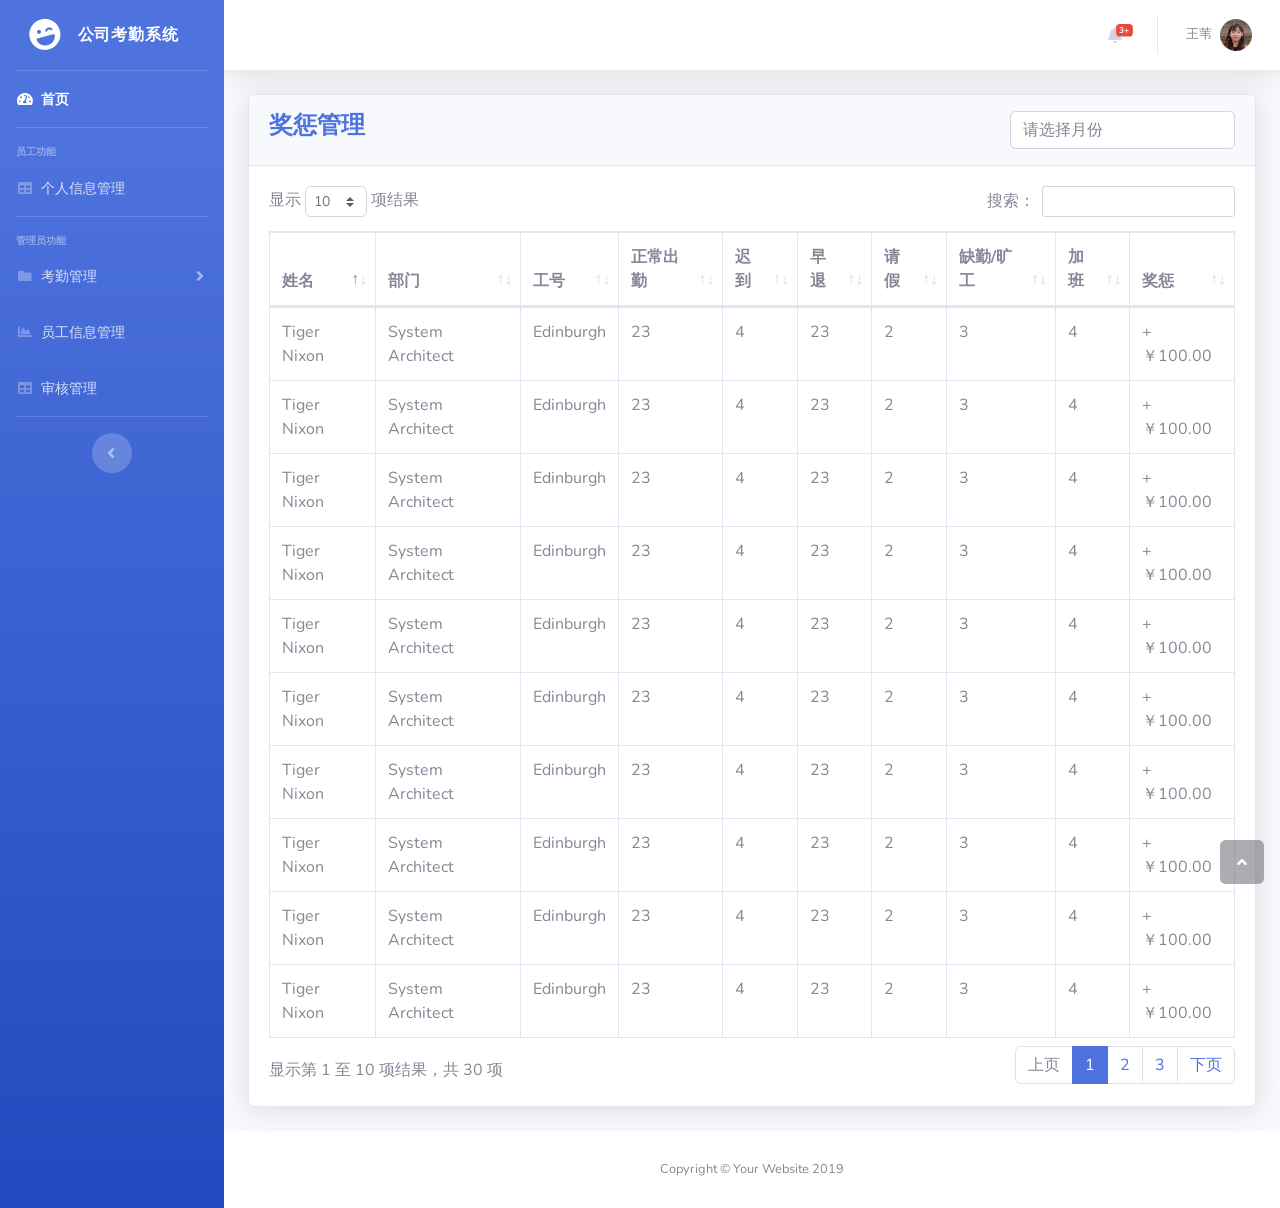
<file: pages/admin/bonusPenalty.html>
<!DOCTYPE html>
<html lang="en">

<head>

  <meta charset="utf-8">
  <meta http-equiv="X-UA-Compatible" content="IE=edge">
  <meta name="viewport" content="width=device-width, initial-scale=1, shrink-to-fit=no">
  <meta name="description" content="">
  <meta name="author" content="">

  <title>公司考勤系统</title>

  <!-- Custom fonts for this template -->
  <link href="../../vendor/fontawesome-free/css/all.min.css" rel="stylesheet" type="text/css">
  <link href="https://fonts.googleapis.com/css?family=Nunito:200,200i,300,300i,400,400i,600,600i,700,700i,800,800i,900,900i" rel="stylesheet">

  <!-- Custom styles for this template -->
  <link href="../../css/sb-admin-2.min.css" rel="stylesheet">

  <!-- Custom styles for this page -->
  <link href="../../vendor/datatables/dataTables.bootstrap4.min.css" rel="stylesheet">
  <style>
    .chock-all{
			width: 70%;
      margin: 20px;
      box-sizing: border-box;
      height: 160px;
      background: #eee;
			float: left;
    }
    .chock-all .header{
      width: 100%;
      height: 50px;
      padding: 15px 30px;
    }
    .chock-all .content{
      display: flex;
      margin: 10px 20px;
    }
    .chock-all .content>div{
      flex: 1;
      text-align: center;
      font-size: 16px;
      border-right: rgb(211, 211, 211) solid 2px;
    }
    .chock-all .content>div>span{
      font-size: 34px;
      color: rgb(36, 33, 33);
      font-weight: bold;
      line-height: 50px;
    }
  </style>
</head>

<body id="page-top">

  <!-- Page Wrapper -->
  <div id="wrapper">

   <!-- Sidebar -->
   <ul class="navbar-nav bg-gradient-primary sidebar sidebar-dark accordion" id="accordionSidebar">
    <!-- Sidebar - Brand -->
    <a class="sidebar-brand d-flex align-items-center justify-content-center" href="../index.html">
      <div class="sidebar-brand-icon rotate-n-15">
        <i class="fas fa-laugh-wink"></i>
      </div>
      <div class="sidebar-brand-text mx-3">公司考勤系统</div>
    </a>
    <!-- Divider -->
    <hr class="sidebar-divider my-0">
    <!-- Nav Item - Dashboard -->
    <li class="nav-item active">
      <a class="nav-link" href="../index.html">
        <i class="fas fa-fw fa-tachometer-alt"></i>
        <span>首页</span></a>
    </li>
    <!-- 员工 -->
    <!-- Divider -->
    <hr class="sidebar-divider"> 
     <!-- Heading -->
    <div class="sidebar-heading">
      员工功能
    </div>
    <!-- Nav Item - Pages Collapse Menu -->
     <li class="nav-item">
      <a class="nav-link" href="../staff/index.html">
        <i class="fas fa-fw fa-table"></i>
        <span>个人信息管理</span></a>
    </li>

    <!-- 管理员 -->
    <!-- Divider -->
    <hr class="sidebar-divider">
    <!-- Heading -->
    <div class="sidebar-heading">
      管理员功能
    </div>
    <!-- Nav Item - Pages Collapse Menu -->
    <li class="nav-item">
      <a class="nav-link collapsed" href="#" data-toggle="collapse" data-target="#collapsePages" aria-expanded="true" aria-controls="collapsePages">
        <i class="fas fa-fw fa-folder"></i>
        <span>考勤管理</span>
      </a>
      <div id="collapsePages" class="collapse" aria-labelledby="headingPages" data-parent="#accordionSidebar">
        <div class="bg-white py-2 collapse-inner rounded">
          <h6 class="collapse-header">考勤统计:</h6>
          <a class="collapse-item" href="../admin/attendanceToDay.html">每日考勤</a>
          <a class="collapse-item" href="../admin/attendanceToMonth.html">月度统计</a>
          <div class="collapse-divider"></div>
          <h6 class="collapse-header">奖惩制度:</h6>
          <a class="collapse-item" href="../admin/bonusPenalty.html">奖惩制度</a>
        </div>
      </div>
    </li>
    <!-- Nav Item - Charts -->
    <li class="nav-item">
      <a class="nav-link" href="../admin/index.html">
        <i class="fas fa-fw fa-chart-area"></i>
        <span>员工信息管理</span></a>
    </li>

    <!-- Nav Item - Tables -->
    <li class="nav-item">
      <a class="nav-link" href="../admin/checkRegister.html">
        <i class="fas fa-fw fa-table"></i>
        <span>审核管理</span></a>
    </li>

    <!-- Divider -->
    <hr class="sidebar-divider d-none d-md-block">

    <!-- Sidebar Toggler (Sidebar) -->
    <div class="text-center d-none d-md-inline">
      <button class="rounded-circle border-0" id="sidebarToggle"></button>
    </div>

  </ul>
    <!-- End of Sidebar -->

    <!-- Content Wrapper -->
    <div id="content-wrapper" class="d-flex flex-column">

      <!-- Main Content -->
      <div id="content">

       <!-- Topbar -->
       <nav class="navbar navbar-expand navbar-light bg-white topbar mb-4 static-top shadow">
        <!-- Sidebar Toggle (Topbar) -->
        <button id="sidebarToggleTop" class="btn btn-link d-md-none rounded-circle mr-3">
          <i class="fa fa-bars"></i>
        </button>
        <!-- Topbar Navbar -->
        <ul class="navbar-nav ml-auto">
          <!-- Nav Item - Search Dropdown (Visible Only XS) -->
          <li class="nav-item dropdown no-arrow d-sm-none">
            <a class="nav-link dropdown-toggle" href="#" id="searchDropdown" role="button" data-toggle="dropdown" aria-haspopup="true" aria-expanded="false">
              <i class="fas fa-search fa-fw"></i>
            </a>
            <!-- Dropdown - Messages -->
            <div class="dropdown-menu dropdown-menu-right p-3 shadow animated--grow-in" aria-labelledby="searchDropdown">
              <form class="form-inline mr-auto w-100 navbar-search">
                <div class="input-group">
                  <input type="text" class="form-control bg-light border-0 small" placeholder="Search for..." aria-label="Search" aria-describedby="basic-addon2">
                  <div class="input-group-append">
                    <button class="btn btn-success" type="button">
                      <i class="fas fa-search fa-sm"></i>
                    </button>
                  </div>
                </div>
              </form>
            </div>
          </li>

          <!-- Nav Item - Alerts -->
          <li class="nav-item dropdown no-arrow mx-1">
            <a class="nav-link dropdown-toggle" href="#" id="alertsDropdown" role="button" data-toggle="dropdown" aria-haspopup="true" aria-expanded="false">
              <i class="fas fa-bell fa-fw"></i>
              <!-- Counter - Alerts -->
              <span class="badge badge-danger badge-counter">3+</span>
            </a>
            <!-- Dropdown - Alerts -->
            <div class="dropdown-list dropdown-menu dropdown-menu-right shadow animated--grow-in" aria-labelledby="alertsDropdown">
              <h6 class="dropdown-header">
                代办事项
              </h6>
              <a class="dropdown-item d-flex align-items-center" href="#">
                <div class="mr-3">
                  <div class="icon-circle bg-primary">
                    <i class="fas fa-file-alt text-white"></i>
                  </div>
                </div>
                <div>
                  <div class="small text-gray-500">审核 12, 2019</div>
                  <span class="font-weight-bold">员工‘张三’提交的注册申请审核</span>
                </div>
              </a>
              <a class="dropdown-item d-flex align-items-center" href="#">
                <div class="mr-3">
                  <div class="icon-circle bg-primary">
                    <i class="fas fa-file-alt text-white"></i>
                  </div>
                </div>
                <div>
                  <div class="small text-gray-500">审核 12, 2019</div>
                  <span class="font-weight-bold">员工‘张三’提交的注册申请审核</span>
                </div>
              </a>
              <a class="dropdown-item d-flex align-items-center" href="#">
                <div class="mr-3">
                  <div class="icon-circle bg-primary">
                    <i class="fas fa-file-alt text-white"></i>
                  </div>
                </div>
                <div>
                  <div class="small text-gray-500">审核 12, 2019</div>
                  <span class="font-weight-bold">员工‘张三’提交的注册申请审核</span>
                </div>
              </a>
              <a class="dropdown-item text-center small text-gray-500" href="checkRegister.html">显示所有的申请</a>
            </div>
          </li>

          <div class="topbar-divider d-none d-sm-block"></div>

          <!-- Nav Item - User Information -->
          <li class="nav-item dropdown no-arrow">
            <a class="nav-link dropdown-toggle" href="#" id="userDropdown" role="button" data-toggle="dropdown" aria-haspopup="true" aria-expanded="false">
              <span class="mr-2 d-none d-lg-inline text-gray-600 small">王苇</span>
              <img class="img-profile rounded-circle" src="../../common/img/user.jpg">
            </a>
            <!-- Dropdown - User Information -->
            <div class="dropdown-menu dropdown-menu-right shadow animated--grow-in" aria-labelledby="userDropdown">
              <a class="dropdown-item" href="#">
                <i class="fas fa-user fa-sm fa-fw mr-2 text-gray-400"></i>
                个人信息
              </a>
              <a class="dropdown-item" href="#">
                <i class="fas fa-cogs fa-sm fa-fw mr-2 text-gray-400"></i>
                设置
              </a>
              <a class="dropdown-item" href="#">
                <i class="fas fa-list fa-sm fa-fw mr-2 text-gray-400"></i>
                修改密码
              </a>
              <div class="dropdown-divider"></div>
              <a class="dropdown-item" href="#" data-toggle="modal" data-target="#logoutModal">
                <i class="fas fa-sign-out-alt fa-sm fa-fw mr-2 text-gray-400"></i>
                退出
              </a>
            </div>
          </li>

        </ul>

      </nav>
        <!-- End of Topbar -->

        <!-- Begin Page Content -->
        <div class="container-fluid">
          <!-- DataTales Example -->
          <div class="card shadow mb-4">
            <div class="card-header py-3">
              <h6 class="m-0 font-weight-bold text-primary" style="float: left; font-size: 24px;">奖惩管理</h6>
              <div style="float: right;">
                <input type="text" class="form-control" id="laydate" placeholder="请选择月份">
              </div>
            </div>
            <div class="card-body">
							<div class="table-responsive">
                <table class="table table-bordered" id="dataTable" width="100%" cellspacing="0">
                  <thead>
                    <tr>
                      <th>姓名</th>
                      <th>部门</th>
                      <th>工号</th>
                      <th>正常出勤</th>
                      <th>迟到</th>
											<th>早退</th>
                      <th>请假</th>
                      <th>缺勤/旷工</th>
                      <th>加班</th>
											<th>奖惩</th>
                    </tr>
                  </thead>
									 <tbody>
									  <tr>
									    <td>Tiger Nixon</td>
									    <td>System Architect</td>
									    <td>Edinburgh</td>
									    <td>23</td>
									    <td>4</td>
									    <td>23</td>
											<td>2</td>
											<td>3</td>
											<td>4</td>
											<td>+￥100.00</td>
									  </tr>
										<tr>
										  <td>Tiger Nixon</td>
										  <td>System Architect</td>
										  <td>Edinburgh</td>
										  <td>23</td>
										  <td>4</td>
										  <td>23</td>
											<td>2</td>
											<td>3</td>
											<td>4</td>
											<td>+￥100.00</td>
										</tr>
										<tr>
										  <td>Tiger Nixon</td>
										  <td>System Architect</td>
										  <td>Edinburgh</td>
										  <td>23</td>
										  <td>4</td>
										  <td>23</td>
											<td>2</td>
											<td>3</td>
											<td>4</td>
											<td>+￥100.00</td>
										</tr>
										<tr>
										  <td>Tiger Nixon</td>
										  <td>System Architect</td>
										  <td>Edinburgh</td>
										  <td>23</td>
										  <td>4</td>
										  <td>23</td>
											<td>2</td>
											<td>3</td>
											<td>4</td>
											<td>+￥100.00</td>
										</tr>
										<tr>
										  <td>Tiger Nixon</td>
										  <td>System Architect</td>
										  <td>Edinburgh</td>
										  <td>23</td>
										  <td>4</td>
										  <td>23</td>
											<td>2</td>
											<td>3</td>
											<td>4</td>
											<td>+￥100.00</td>
										</tr>
										<tr>
										  <td>Tiger Nixon</td>
										  <td>System Architect</td>
										  <td>Edinburgh</td>
										  <td>23</td>
										  <td>4</td>
										  <td>23</td>
											<td>2</td>
											<td>3</td>
											<td>4</td>
											<td>+￥100.00</td>
										</tr>
										<tr>
										  <td>Tiger Nixon</td>
										  <td>System Architect</td>
										  <td>Edinburgh</td>
										  <td>23</td>
										  <td>4</td>
										  <td>23</td>
											<td>2</td>
											<td>3</td>
											<td>4</td>
											<td>+￥100.00</td>
										</tr>
										<tr>
										  <td>Tiger Nixon</td>
										  <td>System Architect</td>
										  <td>Edinburgh</td>
										  <td>23</td>
										  <td>4</td>
										  <td>23</td>
											<td>2</td>
											<td>3</td>
											<td>4</td>
											<td>+￥100.00</td>
										</tr>
										<tr>
										  <td>Tiger Nixon</td>
										  <td>System Architect</td>
										  <td>Edinburgh</td>
										  <td>23</td>
										  <td>4</td>
										  <td>23</td>
											<td>2</td>
											<td>3</td>
											<td>4</td>
											<td>+￥100.00</td>
										</tr>
										<tr>
										  <td>Tiger Nixon</td>
										  <td>System Architect</td>
										  <td>Edinburgh</td>
										  <td>23</td>
										  <td>4</td>
										  <td>23</td>
											<td>2</td>
											<td>3</td>
											<td>4</td>
											<td>+￥100.00</td>
										</tr>
										<tr>
										  <td>Tiger Nixon</td>
										  <td>System Architect</td>
										  <td>Edinburgh</td>
										  <td>23</td>
										  <td>4</td>
										  <td>23</td>
											<td>2</td>
											<td>3</td>
											<td>4</td>
											<td>+￥100.00</td>
										</tr>
										<tr>
										  <td>Tiger Nixon</td>
										  <td>System Architect</td>
										  <td>Edinburgh</td>
										  <td>23</td>
										  <td>4</td>
										  <td>23</td>
											<td>2</td>
											<td>3</td>
											<td>4</td>
											<td>+￥100.00</td>
										</tr>
										<tr>
										  <td>Tiger Nixon</td>
										  <td>System Architect</td>
										  <td>Edinburgh</td>
										  <td>23</td>
										  <td>4</td>
										  <td>23</td>
											<td>2</td>
											<td>3</td>
											<td>4</td>
											<td>+￥100.00</td>
										</tr>
										<tr>
										  <td>Tiger Nixon</td>
										  <td>System Architect</td>
										  <td>Edinburgh</td>
										  <td>23</td>
										  <td>4</td>
										  <td>23</td>
											<td>2</td>
											<td>3</td>
											<td>4</td>
											<td>+￥100.00</td>
										</tr>
										<tr>
										  <td>Tiger Nixon</td>
										  <td>System Architect</td>
										  <td>Edinburgh</td>
										  <td>23</td>
										  <td>4</td>
										  <td>23</td>
											<td>2</td>
											<td>3</td>
											<td>4</td>
											<td>+￥100.00</td>
										</tr>
										<tr>
										  <td>Tiger Nixon</td>
										  <td>System Architect</td>
										  <td>Edinburgh</td>
										  <td>23</td>
										  <td>4</td>
										  <td>23</td>
											<td>2</td>
											<td>3</td>
											<td>4</td>
											<td>+￥100.00</td>
										</tr>
										<tr>
										  <td>Tiger Nixon</td>
										  <td>System Architect</td>
										  <td>Edinburgh</td>
										  <td>23</td>
										  <td>4</td>
										  <td>23</td>
											<td>2</td>
											<td>3</td>
											<td>4</td>
											<td>+￥100.00</td>
										</tr>
										<tr>
										  <td>Tiger Nixon</td>
										  <td>System Architect</td>
										  <td>Edinburgh</td>
										  <td>23</td>
										  <td>4</td>
										  <td>23</td>
											<td>2</td>
											<td>3</td>
											<td>4</td>
											<td>+￥100.00</td>
										</tr>
										<tr>
										  <td>Tiger Nixon</td>
										  <td>System Architect</td>
										  <td>Edinburgh</td>
										  <td>23</td>
										  <td>4</td>
										  <td>23</td>
											<td>2</td>
											<td>3</td>
											<td>4</td>
											<td>+￥100.00</td>
										</tr>
										<tr>
										  <td>Tiger Nixon</td>
										  <td>System Architect</td>
										  <td>Edinburgh</td>
										  <td>23</td>
										  <td>4</td>
										  <td>23</td>
											<td>2</td>
											<td>3</td>
											<td>4</td>
											<td>+￥100.00</td>
										</tr>
										<tr>
										  <td>Tiger Nixon</td>
										  <td>System Architect</td>
										  <td>Edinburgh</td>
										  <td>23</td>
										  <td>4</td>
										  <td>23</td>
											<td>2</td>
											<td>3</td>
											<td>4</td>
											<td>+￥100.00</td>
										</tr>
										<tr>
										  <td>Tiger Nixon</td>
										  <td>System Architect</td>
										  <td>Edinburgh</td>
										  <td>23</td>
										  <td>4</td>
										  <td>23</td>
											<td>2</td>
											<td>3</td>
											<td>4</td>
											<td>+￥100.00</td>
										</tr>
										<tr>
										  <td>Tiger Nixon</td>
										  <td>System Architect</td>
										  <td>Edinburgh</td>
										  <td>23</td>
										  <td>4</td>
										  <td>23</td>
											<td>2</td>
											<td>3</td>
											<td>4</td>
											<td>+￥100.00</td>
										</tr>
										<tr>
										  <td>Tiger Nixon</td>
										  <td>System Architect</td>
										  <td>Edinburgh</td>
										  <td>23</td>
										  <td>4</td>
										  <td>23</td>
											<td>2</td>
											<td>3</td>
											<td>4</td>
											<td>+￥100.00</td>
										</tr>
										<tr>
										  <td>Tiger Nixon</td>
										  <td>System Architect</td>
										  <td>Edinburgh</td>
										  <td>23</td>
										  <td>4</td>
										  <td>23</td>
											<td>2</td>
											<td>3</td>
											<td>4</td>
											<td>+￥100.00</td>
										</tr>
										<tr>
										  <td>Tiger Nixon</td>
										  <td>System Architect</td>
										  <td>Edinburgh</td>
										  <td>23</td>
										  <td>4</td>
										  <td>23</td>
											<td>2</td>
											<td>3</td>
											<td>4</td>
											<td>+￥100.00</td>
										</tr>
										<tr>
										  <td>Tiger Nixon</td>
										  <td>System Architect</td>
										  <td>Edinburgh</td>
										  <td>23</td>
										  <td>4</td>
										  <td>23</td>
											<td>2</td>
											<td>3</td>
											<td>4</td>
											<td>+￥100.00</td>
										</tr>
										<tr>
										  <td>Tiger Nixon</td>
										  <td>System Architect</td>
										  <td>Edinburgh</td>
										  <td>23</td>
										  <td>4</td>
										  <td>23</td>
											<td>2</td>
											<td>3</td>
											<td>4</td>
											<td>+￥100.00</td>
										</tr>
										<tr>
										  <td>Tiger Nixon</td>
										  <td>System Architect</td>
										  <td>Edinburgh</td>
										  <td>23</td>
										  <td>4</td>
										  <td>23</td>
											<td>2</td>
											<td>3</td>
											<td>4</td>
											<td>+￥100.00</td>
										</tr>
										<tr>
										  <td>Tiger Nixon</td>
										  <td>System Architect</td>
										  <td>Edinburgh</td>
										  <td>23</td>
										  <td>4</td>
										  <td>23</td>
											<td>2</td>
											<td>3</td>
											<td>4</td>
											<td>+￥100.00</td>
										</tr>
									 </tbody>
                  </table>
              </div>
            </div>
          </div>
        </div>
        <!-- /.container-fluid -->

      </div>
      <!-- End of Main Content -->

      <!-- Footer -->
      <footer class="sticky-footer bg-white">
        <div class="container my-auto">
          <div class="copyright text-center my-auto">
            <span>Copyright &copy; Your Website 2019</span>
          </div>
        </div>
      </footer>
      <!-- End of Footer -->

    </div>
    <!-- End of Content Wrapper -->

  </div>
  <!-- End of Page Wrapper -->

  <!-- Scroll to Top Button-->
  <a class="scroll-to-top rounded" href="#page-top">
    <i class="fas fa-angle-up"></i>
  </a>


  <!-- Logout Modal-->
  <div class="modal fade" id="logoutModal" tabindex="-1" role="dialog" aria-labelledby="exampleModalLabel" aria-hidden="true">
    <div class="modal-dialog" role="document">
      <div class="modal-content">
        <div class="modal-header">
          <h5 class="modal-title" id="exampleModalLabel">登出</h5>
          <button class="close" type="button" data-dismiss="modal" aria-label="Close">
            <span aria-hidden="true">×</span>
          </button>
        </div>
        <div class="modal-body">您确定退出系统吗？</div>
        <div class="modal-footer">
          <button class="btn btn-secondary" type="button" data-dismiss="modal">取消</button>
          <a class="btn btn-success" href="../login.html">退出</a>
        </div>
      </div>
    </div>
  </div>
  <!-- Bootstrap core JavaScript-->
  <script src="../../vendor/jquery/jquery.min.js"></script>
  <script src="../../vendor/bootstrap/js/bootstrap.bundle.min.js"></script>

  <!-- Core plugin JavaScript-->
  <script src="../../vendor/jquery-easing/jquery.easing.min.js"></script>

  <!-- Custom scripts for all pages-->
  <script src="../../js/sb-admin-2.min.js"></script>

  <!-- Page level plugins -->
  <script src="../../vendor/datatables/jquery.dataTables.min.js"></script>
  <script src="../../vendor/datatables/dataTables.bootstrap4.min.js"></script>
  <!-- laydata -->
  <script src="../../vendor/laydate/laydate.js"></script>
  <!-- Page level custom scripts -->
  <script src="../../js/demo/datatables-demo.js"></script>
  <!-- Page level custom scripts -->
  
  <script>
    laydate.render({
      elem: '#laydate' ,//指定元素
			type: 'month'
    });
  </script>
</body>

</html>
</file>
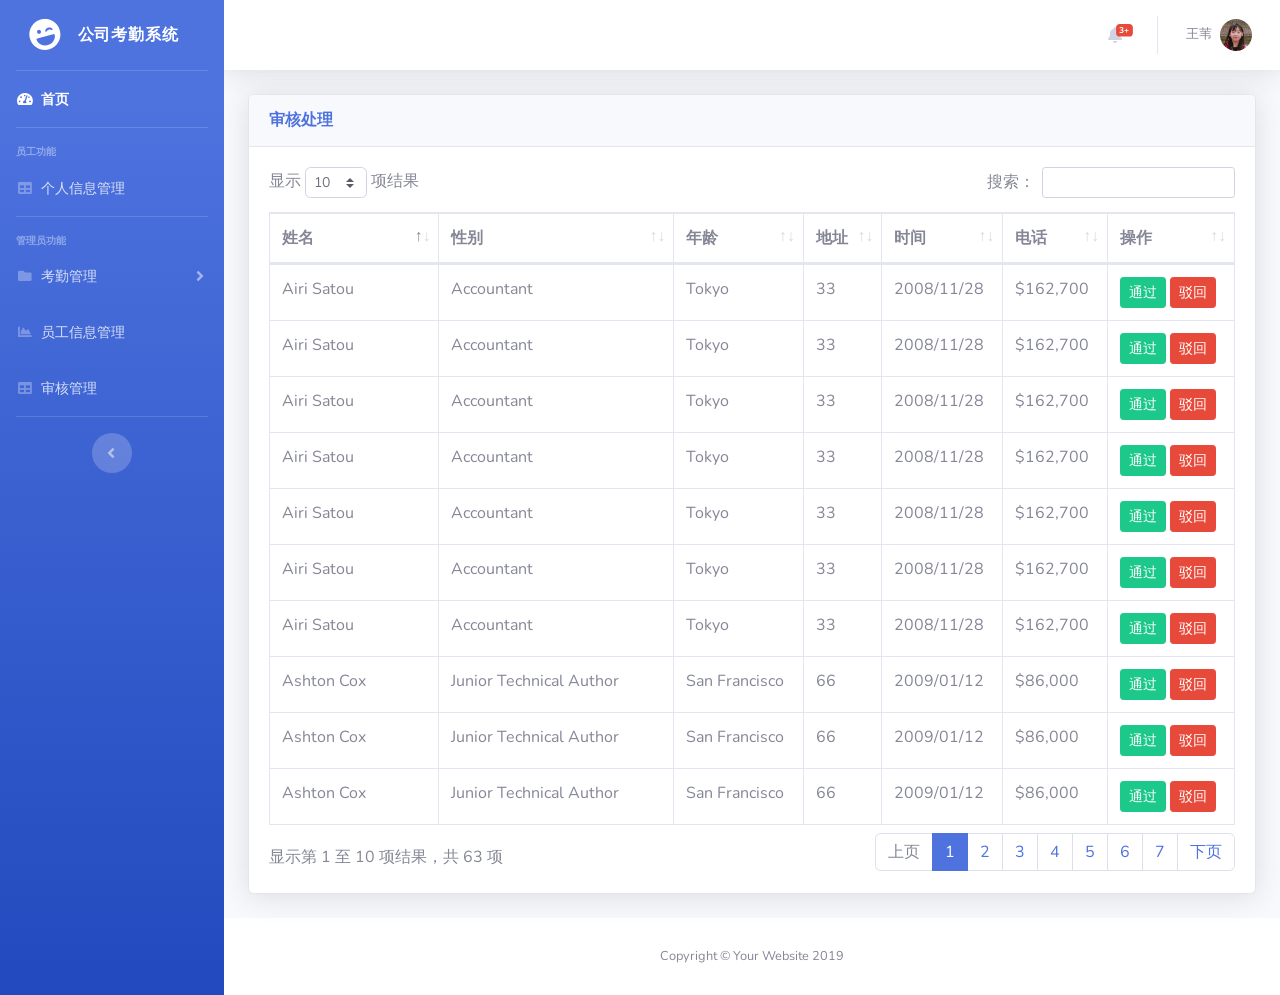
<file: pages/admin/checkRegister.html>
<!DOCTYPE html>
<html lang="en">

<head>

  <meta charset="utf-8">
  <meta http-equiv="X-UA-Compatible" content="IE=edge">
  <meta name="viewport" content="width=device-width, initial-scale=1, shrink-to-fit=no">
  <meta name="description" content="">
  <meta name="author" content="">

  <title>公司考勤系统</title>

  <!-- Custom fonts for this template -->
  <link href="../../vendor/fontawesome-free/css/all.min.css" rel="stylesheet" type="text/css">
  <link href="https://fonts.googleapis.com/css?family=Nunito:200,200i,300,300i,400,400i,600,600i,700,700i,800,800i,900,900i" rel="stylesheet">

  <!-- Custom styles for this template -->
  <link href="../../css/sb-admin-2.min.css" rel="stylesheet">

  <!-- Custom styles for this page -->
  <link href="../../vendor/datatables/dataTables.bootstrap4.min.css" rel="stylesheet">

</head>

<body id="page-top">

  <!-- Page Wrapper -->
  <div id="wrapper">

   <!-- Sidebar -->
   <ul class="navbar-nav bg-gradient-primary sidebar sidebar-dark accordion" id="accordionSidebar">
    <!-- Sidebar - Brand -->
    <a class="sidebar-brand d-flex align-items-center justify-content-center" href="../index.html">
      <div class="sidebar-brand-icon rotate-n-15">
        <i class="fas fa-laugh-wink"></i>
      </div>
      <div class="sidebar-brand-text mx-3">公司考勤系统</div>
    </a>
    <!-- Divider -->
    <hr class="sidebar-divider my-0">
    <!-- Nav Item - Dashboard -->
    <li class="nav-item active">
      <a class="nav-link" href="../index.html">
        <i class="fas fa-fw fa-tachometer-alt"></i>
        <span>首页</span></a>
    </li>
    <!-- 员工 -->
    <!-- Divider -->
    <hr class="sidebar-divider"> 
     <!-- Heading -->
    <div class="sidebar-heading">
      员工功能
    </div>
    <!-- Nav Item - Pages Collapse Menu -->
     <li class="nav-item">
      <a class="nav-link" href="../staff/index.html">
        <i class="fas fa-fw fa-table"></i>
        <span>个人信息管理</span></a>
    </li>

    <!-- 管理员 -->
    <!-- Divider -->
    <hr class="sidebar-divider">
    <!-- Heading -->
    <div class="sidebar-heading">
      管理员功能
    </div>
    <!-- Nav Item - Pages Collapse Menu -->
    <li class="nav-item">
      <a class="nav-link collapsed" href="#" data-toggle="collapse" data-target="#collapsePages" aria-expanded="true" aria-controls="collapsePages">
        <i class="fas fa-fw fa-folder"></i>
        <span>考勤管理</span>
      </a>
      <div id="collapsePages" class="collapse" aria-labelledby="headingPages" data-parent="#accordionSidebar">
        <div class="bg-white py-2 collapse-inner rounded">
          <h6 class="collapse-header">考勤统计:</h6>
          <a class="collapse-item" href="../admin/attendanceToDay.html">每日考勤</a>
          <a class="collapse-item" href="../admin/attendanceToMonth.html">月度统计</a>
          <div class="collapse-divider"></div>
          <h6 class="collapse-header">奖惩制度:</h6>
          <a class="collapse-item" href="../admin/bonusPenalty.html">奖惩制度</a>
        </div>
      </div>
    </li>
    <!-- Nav Item - Charts -->
    <li class="nav-item">
      <a class="nav-link" href="../admin/index.html">
        <i class="fas fa-fw fa-chart-area"></i>
        <span>员工信息管理</span></a>
    </li>

    <!-- Nav Item - Tables -->
    <li class="nav-item">
      <a class="nav-link" href="../admin/checkRegister.html">
        <i class="fas fa-fw fa-table"></i>
        <span>审核管理</span></a>
    </li>

    <!-- Divider -->
    <hr class="sidebar-divider d-none d-md-block">

    <!-- Sidebar Toggler (Sidebar) -->
    <div class="text-center d-none d-md-inline">
      <button class="rounded-circle border-0" id="sidebarToggle"></button>
    </div>

  </ul>
    <!-- End of Sidebar -->

    <!-- Content Wrapper -->
    <div id="content-wrapper" class="d-flex flex-column">

      <!-- Main Content -->
      <div id="content">

       <!-- Topbar -->
       <nav class="navbar navbar-expand navbar-light bg-white topbar mb-4 static-top shadow">
        <!-- Sidebar Toggle (Topbar) -->
        <button id="sidebarToggleTop" class="btn btn-link d-md-none rounded-circle mr-3">
          <i class="fa fa-bars"></i>
        </button>
        <!-- Topbar Navbar -->
        <ul class="navbar-nav ml-auto">
          <!-- Nav Item - Search Dropdown (Visible Only XS) -->
          <li class="nav-item dropdown no-arrow d-sm-none">
            <a class="nav-link dropdown-toggle" href="#" id="searchDropdown" role="button" data-toggle="dropdown" aria-haspopup="true" aria-expanded="false">
              <i class="fas fa-search fa-fw"></i>
            </a>
            <!-- Dropdown - Messages -->
            <div class="dropdown-menu dropdown-menu-right p-3 shadow animated--grow-in" aria-labelledby="searchDropdown">
              <form class="form-inline mr-auto w-100 navbar-search">
                <div class="input-group">
                  <input type="text" class="form-control bg-light border-0 small" placeholder="Search for..." aria-label="Search" aria-describedby="basic-addon2">
                  <div class="input-group-append">
                    <button class="btn btn-success" type="button">
                      <i class="fas fa-search fa-sm"></i>
                    </button>
                  </div>
                </div>
              </form>
            </div>
          </li>

          <!-- Nav Item - Alerts -->
          <li class="nav-item dropdown no-arrow mx-1">
            <a class="nav-link dropdown-toggle" href="#" id="alertsDropdown" role="button" data-toggle="dropdown" aria-haspopup="true" aria-expanded="false">
              <i class="fas fa-bell fa-fw"></i>
              <!-- Counter - Alerts -->
              <span class="badge badge-danger badge-counter">3+</span>
            </a>
            <!-- Dropdown - Alerts -->
            <div class="dropdown-list dropdown-menu dropdown-menu-right shadow animated--grow-in" aria-labelledby="alertsDropdown">
              <h6 class="dropdown-header">
                代办事项
              </h6>
              <a class="dropdown-item d-flex align-items-center" href="#">
                <div class="mr-3">
                  <div class="icon-circle bg-primary">
                    <i class="fas fa-file-alt text-white"></i>
                  </div>
                </div>
                <div>
                  <div class="small text-gray-500">审核 12, 2019</div>
                  <span class="font-weight-bold">员工‘张三’提交的注册申请审核</span>
                </div>
              </a>
              <a class="dropdown-item d-flex align-items-center" href="#">
                <div class="mr-3">
                  <div class="icon-circle bg-primary">
                    <i class="fas fa-file-alt text-white"></i>
                  </div>
                </div>
                <div>
                  <div class="small text-gray-500">审核 12, 2019</div>
                  <span class="font-weight-bold">员工‘张三’提交的注册申请审核</span>
                </div>
              </a>
              <a class="dropdown-item d-flex align-items-center" href="#">
                <div class="mr-3">
                  <div class="icon-circle bg-primary">
                    <i class="fas fa-file-alt text-white"></i>
                  </div>
                </div>
                <div>
                  <div class="small text-gray-500">审核 12, 2019</div>
                  <span class="font-weight-bold">员工‘张三’提交的注册申请审核</span>
                </div>
              </a>
              <a class="dropdown-item text-center small text-gray-500" href="checkRegister.html">显示所有的申请</a>
            </div>
          </li>

          <div class="topbar-divider d-none d-sm-block"></div>

          <!-- Nav Item - User Information -->
          <li class="nav-item dropdown no-arrow">
            <a class="nav-link dropdown-toggle" href="#" id="userDropdown" role="button" data-toggle="dropdown" aria-haspopup="true" aria-expanded="false">
              <span class="mr-2 d-none d-lg-inline text-gray-600 small">王苇</span>
              <img class="img-profile rounded-circle" src="../../common/img/user.jpg">
            </a>
            <!-- Dropdown - User Information -->
            <div class="dropdown-menu dropdown-menu-right shadow animated--grow-in" aria-labelledby="userDropdown">
              <a class="dropdown-item" href="#">
                <i class="fas fa-user fa-sm fa-fw mr-2 text-gray-400"></i>
                个人信息
              </a>
              <a class="dropdown-item" href="#">
                <i class="fas fa-cogs fa-sm fa-fw mr-2 text-gray-400"></i>
                设置
              </a>
              <a class="dropdown-item" href="#">
                <i class="fas fa-list fa-sm fa-fw mr-2 text-gray-400"></i>
                修改密码
              </a>
              <div class="dropdown-divider"></div>
              <a class="dropdown-item" href="#" data-toggle="modal" data-target="#logoutModal">
                <i class="fas fa-sign-out-alt fa-sm fa-fw mr-2 text-gray-400"></i>
                退出
              </a>
            </div>
          </li>

        </ul>

      </nav>
        <!-- End of Topbar -->

        <!-- Begin Page Content -->
        <div class="container-fluid">
          <!-- DataTales Example -->
          <div class="card shadow mb-4">
            <div class="card-header py-3">
              <h6 class="m-0 font-weight-bold text-primary">审核处理</h6>
            </div>
            <div class="card-body">
              <div class="table-responsive">
                <table class="table table-bordered" id="dataTable" width="100%" cellspacing="0">
                  <thead>
                    <tr>
                      <th>姓名</th>
                      <th>性别</th>
                      <th>年龄</th>
                      <th>地址</th>
                      <th>时间</th>
                      <th>电话</th>
                      <th>操作</th>
                    </tr>
                  </thead>
                  <tbody>
                    <tr>
                      <td>Tiger Nixon</td>
                      <td>System Architect</td>
                      <td>Edinburgh</td>
                      <td>61</td>
                      <td>2011/04/25</td>
                      <td>$320,800</td>
                      <td>
                        <button type="button" class="btn btn-success btn-sm" data-toggle="modal" data-target="#myModal">
                          通过
                        </button>
                        <button type="button" class="btn btn-danger btn-sm">驳回</button>
                      </td>
                    </tr>
                    <tr>
                      <td>Garrett Winters</td>
                      <td>Accountant</td>
                      <td>Tokyo</td>
                      <td>63</td>
                      <td>2011/07/25</td>
                      <td>$170,750</td>
                      <td>
                        <button type="button" class="btn btn-success btn-sm" data-toggle="modal" data-target="#myModal">
                          通过
                        </button>
                        <button type="button" class="btn btn-danger btn-sm">驳回</button>
                      </td>
                    </tr>
                    <tr>
                      <td>Ashton Cox</td>
                      <td>Junior Technical Author</td>
                      <td>San Francisco</td>
                      <td>66</td>
                      <td>2009/01/12</td>
                      <td>$86,000</td>
                      <td>
                        <button type="button" class="btn btn-success btn-sm" data-toggle="modal" data-target="#myModal">
                          通过
                        </button>
                        <button type="button" class="btn btn-danger btn-sm">驳回</button>
                      </td>
                    </tr>
                    <tr>
                      <td>Cedric Kelly</td>
                      <td>Senior Javascript Developer</td>
                      <td>Edinburgh</td>
                      <td>22</td>
                      <td>2012/03/29</td>
                      <td>$433,060</td>
                      <td>
                        <button type="button" class="btn btn-success btn-sm" data-toggle="modal" data-target="#myModal">
                          通过
                        </button>
                        <button type="button" class="btn btn-danger btn-sm">驳回</button>
                      </td>
                    </tr>
                    <tr>
                      <td>Airi Satou</td>
                      <td>Accountant</td>
                      <td>Tokyo</td>
                      <td>33</td>
                      <td>2008/11/28</td>
                      <td>$162,700</td>
                      <td>
                        <button type="button" class="btn btn-success btn-sm" data-toggle="modal" data-target="#myModal">
                          通过
                        </button>
                        <button type="button" class="btn btn-danger btn-sm">驳回</button>
                      </td>
                    </tr>
                    <tr>
                      <td>Brielle Williamson</td>
                      <td>Integration Specialist</td>
                      <td>New York</td>
                      <td>61</td>
                      <td>2012/12/02</td>
                      <td>$372,000</td>
                      <td>
                        <button type="button" class="btn btn-success btn-sm" data-toggle="modal" data-target="#myModal">
                          通过
                        </button>
                        <button type="button" class="btn btn-danger btn-sm">驳回</button>
                      </td>
                    </tr>
                    <tr>
                      <td>Herrod Chandler</td>
                      <td>Sales Assistant</td>
                      <td>San Francisco</td>
                      <td>59</td>
                      <td>2012/08/06</td>
                      <td>$137,500</td>
                      <td>
                        <button type="button" class="btn btn-success btn-sm" data-toggle="modal" data-target="#myModal">
                          通过
                        </button>
                        <button type="button" class="btn btn-danger btn-sm">驳回</button>
                      </td>
                    </tr>
                    <tr>
                      <td>Rhona Davidson</td>
                      <td>Integration Specialist</td>
                      <td>Tokyo</td>
                      <td>55</td>
                      <td>2010/10/14</td>
                      <td>$327,900</td>
                      <td>
                        <button type="button" class="btn btn-success btn-sm" data-toggle="modal" data-target="#myModal">
                          通过
                        </button>
                        <button type="button" class="btn btn-danger btn-sm">驳回</button>
                      </td>
                    </tr>
                    <tr>
                      <td>Colleen Hurst</td>
                      <td>Javascript Developer</td>
                      <td>San Francisco</td>
                      <td>39</td>
                      <td>2009/09/15</td>
                      <td>$205,500</td>
                      <td>
                        <button type="button" class="btn btn-success btn-sm" data-toggle="modal" data-target="#myModal">
                          通过
                        </button>
                        <button type="button" class="btn btn-danger btn-sm">驳回</button>
                      </td>
                    </tr>
                    <tr>
                      <td>Tiger Nixon</td>
                      <td>System Architect</td>
                      <td>Edinburgh</td>
                      <td>61</td>
                      <td>2011/04/25</td>
                      <td>$320,800</td>
                      <td>
                        <button type="button" class="btn btn-success btn-sm" data-toggle="modal" data-target="#myModal">
                          通过
                        </button>
                        <button type="button" class="btn btn-danger btn-sm">驳回</button>
                      </td>
                    </tr>
                    <tr>
                      <td>Garrett Winters</td>
                      <td>Accountant</td>
                      <td>Tokyo</td>
                      <td>63</td>
                      <td>2011/07/25</td>
                      <td>$170,750</td>
                      <td>
                        <button type="button" class="btn btn-success btn-sm" data-toggle="modal" data-target="#myModal">
                          通过
                        </button>
                        <button type="button" class="btn btn-danger btn-sm">驳回</button>
                      </td>
                    </tr>
                    <tr>
                      <td>Ashton Cox</td>
                      <td>Junior Technical Author</td>
                      <td>San Francisco</td>
                      <td>66</td>
                      <td>2009/01/12</td>
                      <td>$86,000</td>
                      <td>
                        <button type="button" class="btn btn-success btn-sm" data-toggle="modal" data-target="#myModal">
                          通过
                        </button>
                        <button type="button" class="btn btn-danger btn-sm">驳回</button>
                      </td>
                    </tr>
                    <tr>
                      <td>Cedric Kelly</td>
                      <td>Senior Javascript Developer</td>
                      <td>Edinburgh</td>
                      <td>22</td>
                      <td>2012/03/29</td>
                      <td>$433,060</td>
                      <td>
                        <button type="button" class="btn btn-success btn-sm" data-toggle="modal" data-target="#myModal">
                          通过
                        </button>
                        <button type="button" class="btn btn-danger btn-sm">驳回</button>
                      </td>
                    </tr>
                    <tr>
                      <td>Airi Satou</td>
                      <td>Accountant</td>
                      <td>Tokyo</td>
                      <td>33</td>
                      <td>2008/11/28</td>
                      <td>$162,700</td>
                      <td>
                        <button type="button" class="btn btn-success btn-sm" data-toggle="modal" data-target="#myModal">
                          通过
                        </button>
                        <button type="button" class="btn btn-danger btn-sm">驳回</button>
                      </td>
                    </tr>
                    <tr>
                      <td>Brielle Williamson</td>
                      <td>Integration Specialist</td>
                      <td>New York</td>
                      <td>61</td>
                      <td>2012/12/02</td>
                      <td>$372,000</td>
                      <td>
                        <button type="button" class="btn btn-success btn-sm" data-toggle="modal" data-target="#myModal">
                          通过
                        </button>
                        <button type="button" class="btn btn-danger btn-sm">驳回</button>
                      </td>
                    </tr>
                    <tr>
                      <td>Herrod Chandler</td>
                      <td>Sales Assistant</td>
                      <td>San Francisco</td>
                      <td>59</td>
                      <td>2012/08/06</td>
                      <td>$137,500</td>
                      <td>
                        <button type="button" class="btn btn-success btn-sm" data-toggle="modal" data-target="#myModal">
                          通过
                        </button>
                        <button type="button" class="btn btn-danger btn-sm">驳回</button>
                      </td>
                    </tr>
                    <tr>
                      <td>Rhona Davidson</td>
                      <td>Integration Specialist</td>
                      <td>Tokyo</td>
                      <td>55</td>
                      <td>2010/10/14</td>
                      <td>$327,900</td>
                      <td>
                        <button type="button" class="btn btn-success btn-sm" data-toggle="modal" data-target="#myModal">
                          通过
                        </button>
                        <button type="button" class="btn btn-danger btn-sm">驳回</button>
                      </td>
                    </tr>
                    <tr>
                      <td>Colleen Hurst</td>
                      <td>Javascript Developer</td>
                      <td>San Francisco</td>
                      <td>39</td>
                      <td>2009/09/15</td>
                      <td>$205,500</td>
                      <td>
                        <button type="button" class="btn btn-success btn-sm" data-toggle="modal" data-target="#myModal">
                          通过
                        </button>
                        <button type="button" class="btn btn-danger btn-sm">驳回</button>
                      </td>
                    </tr>
                    <tr>
                      <td>Tiger Nixon</td>
                      <td>System Architect</td>
                      <td>Edinburgh</td>
                      <td>61</td>
                      <td>2011/04/25</td>
                      <td>$320,800</td>
                      <td>
                        <button type="button" class="btn btn-success btn-sm" data-toggle="modal" data-target="#myModal">
                          通过
                        </button>
                        <button type="button" class="btn btn-danger btn-sm">驳回</button>
                      </td>
                    </tr>
                    <tr>
                      <td>Garrett Winters</td>
                      <td>Accountant</td>
                      <td>Tokyo</td>
                      <td>63</td>
                      <td>2011/07/25</td>
                      <td>$170,750</td>
                      <td>
                        <button type="button" class="btn btn-success btn-sm" data-toggle="modal" data-target="#myModal">
                          通过
                        </button>
                        <button type="button" class="btn btn-danger btn-sm">驳回</button>
                      </td>
                    </tr>
                    <tr>
                      <td>Ashton Cox</td>
                      <td>Junior Technical Author</td>
                      <td>San Francisco</td>
                      <td>66</td>
                      <td>2009/01/12</td>
                      <td>$86,000</td>
                      <td>
                        <button type="button" class="btn btn-success btn-sm" data-toggle="modal" data-target="#myModal">
                          通过
                        </button>
                        <button type="button" class="btn btn-danger btn-sm">驳回</button>
                      </td>
                    </tr>
                    <tr>
                      <td>Cedric Kelly</td>
                      <td>Senior Javascript Developer</td>
                      <td>Edinburgh</td>
                      <td>22</td>
                      <td>2012/03/29</td>
                      <td>$433,060</td>
                      <td>
                        <button type="button" class="btn btn-success btn-sm" data-toggle="modal" data-target="#myModal">
                          通过
                        </button>
                        <button type="button" class="btn btn-danger btn-sm">驳回</button>
                      </td>
                    </tr>
                    <tr>
                      <td>Airi Satou</td>
                      <td>Accountant</td>
                      <td>Tokyo</td>
                      <td>33</td>
                      <td>2008/11/28</td>
                      <td>$162,700</td>
                      <td>
                        <button type="button" class="btn btn-success btn-sm" data-toggle="modal" data-target="#myModal">
                          通过
                        </button>
                        <button type="button" class="btn btn-danger btn-sm">驳回</button>
                      </td>
                    </tr>
                    <tr>
                      <td>Brielle Williamson</td>
                      <td>Integration Specialist</td>
                      <td>New York</td>
                      <td>61</td>
                      <td>2012/12/02</td>
                      <td>$372,000</td>
                      <td>
                        <button type="button" class="btn btn-success btn-sm" data-toggle="modal" data-target="#myModal">
                          通过
                        </button>
                        <button type="button" class="btn btn-danger btn-sm">驳回</button>
                      </td>
                    </tr>
                    <tr>
                      <td>Herrod Chandler</td>
                      <td>Sales Assistant</td>
                      <td>San Francisco</td>
                      <td>59</td>
                      <td>2012/08/06</td>
                      <td>$137,500</td>
                      <td>
                        <button type="button" class="btn btn-success btn-sm" data-toggle="modal" data-target="#myModal">
                          通过
                        </button>
                        <button type="button" class="btn btn-danger btn-sm">驳回</button>
                      </td>
                    </tr>
                    <tr>
                      <td>Rhona Davidson</td>
                      <td>Integration Specialist</td>
                      <td>Tokyo</td>
                      <td>55</td>
                      <td>2010/10/14</td>
                      <td>$327,900</td>
                      <td>
                        <button type="button" class="btn btn-success btn-sm" data-toggle="modal" data-target="#myModal">
                          通过
                        </button>
                        <button type="button" class="btn btn-danger btn-sm">驳回</button>
                      </td>
                    </tr>
                    <tr>
                      <td>Colleen Hurst</td>
                      <td>Javascript Developer</td>
                      <td>San Francisco</td>
                      <td>39</td>
                      <td>2009/09/15</td>
                      <td>$205,500</td>
                      <td>
                        <button type="button" class="btn btn-success btn-sm" data-toggle="modal" data-target="#myModal">
                          通过
                        </button>
                        <button type="button" class="btn btn-danger btn-sm">驳回</button>
                      </td>
                    </tr>
                    <tr>
                      <td>Tiger Nixon</td>
                      <td>System Architect</td>
                      <td>Edinburgh</td>
                      <td>61</td>
                      <td>2011/04/25</td>
                      <td>$320,800</td>
                      <td>
                        <button type="button" class="btn btn-success btn-sm" data-toggle="modal" data-target="#myModal">
                          通过
                        </button>
                        <button type="button" class="btn btn-danger btn-sm">驳回</button>
                      </td>
                    </tr>
                    <tr>
                      <td>Garrett Winters</td>
                      <td>Accountant</td>
                      <td>Tokyo</td>
                      <td>63</td>
                      <td>2011/07/25</td>
                      <td>$170,750</td>
                      <td>
                        <button type="button" class="btn btn-success btn-sm" data-toggle="modal" data-target="#myModal">
                          通过
                        </button>
                        <button type="button" class="btn btn-danger btn-sm">驳回</button>
                      </td>
                    </tr>
                    <tr>
                      <td>Ashton Cox</td>
                      <td>Junior Technical Author</td>
                      <td>San Francisco</td>
                      <td>66</td>
                      <td>2009/01/12</td>
                      <td>$86,000</td>
                      <td>
                        <button type="button" class="btn btn-success btn-sm" data-toggle="modal" data-target="#myModal">
                          通过
                        </button>
                        <button type="button" class="btn btn-danger btn-sm">驳回</button>
                      </td>
                    </tr>
                    <tr>
                      <td>Cedric Kelly</td>
                      <td>Senior Javascript Developer</td>
                      <td>Edinburgh</td>
                      <td>22</td>
                      <td>2012/03/29</td>
                      <td>$433,060</td>
                      <td>
                        <button type="button" class="btn btn-success btn-sm" data-toggle="modal" data-target="#myModal">
                          通过
                        </button>
                        <button type="button" class="btn btn-danger btn-sm">驳回</button>
                      </td>
                    </tr>
                    <tr>
                      <td>Airi Satou</td>
                      <td>Accountant</td>
                      <td>Tokyo</td>
                      <td>33</td>
                      <td>2008/11/28</td>
                      <td>$162,700</td>
                      <td>
                        <button type="button" class="btn btn-success btn-sm" data-toggle="modal" data-target="#myModal">
                          通过
                        </button>
                        <button type="button" class="btn btn-danger btn-sm">驳回</button>
                      </td>
                    </tr>
                    <tr>
                      <td>Brielle Williamson</td>
                      <td>Integration Specialist</td>
                      <td>New York</td>
                      <td>61</td>
                      <td>2012/12/02</td>
                      <td>$372,000</td>
                      <td>
                        <button type="button" class="btn btn-success btn-sm" data-toggle="modal" data-target="#myModal">
                          通过
                        </button>
                        <button type="button" class="btn btn-danger btn-sm">驳回</button>
                      </td>
                    </tr>
                    <tr>
                      <td>Herrod Chandler</td>
                      <td>Sales Assistant</td>
                      <td>San Francisco</td>
                      <td>59</td>
                      <td>2012/08/06</td>
                      <td>$137,500</td>
                      <td>
                        <button type="button" class="btn btn-success btn-sm" data-toggle="modal" data-target="#myModal">
                          通过
                        </button>
                        <button type="button" class="btn btn-danger btn-sm">驳回</button>
                      </td>
                    </tr>
                    <tr>
                      <td>Rhona Davidson</td>
                      <td>Integration Specialist</td>
                      <td>Tokyo</td>
                      <td>55</td>
                      <td>2010/10/14</td>
                      <td>$327,900</td>
                      <td>
                        <button type="button" class="btn btn-success btn-sm" data-toggle="modal" data-target="#myModal">
                          通过
                        </button>
                        <button type="button" class="btn btn-danger btn-sm">驳回</button>
                      </td>
                    </tr>
                    <tr>
                      <td>Colleen Hurst</td>
                      <td>Javascript Developer</td>
                      <td>San Francisco</td>
                      <td>39</td>
                      <td>2009/09/15</td>
                      <td>$205,500</td>
                      <td>
                        <button type="button" class="btn btn-success btn-sm" data-toggle="modal" data-target="#myModal">
                          通过
                        </button>
                        <button type="button" class="btn btn-danger btn-sm">驳回</button>
                      </td>
                    </tr>
                    <tr>
                      <td>Tiger Nixon</td>
                      <td>System Architect</td>
                      <td>Edinburgh</td>
                      <td>61</td>
                      <td>2011/04/25</td>
                      <td>$320,800</td>
                      <td>
                        <button type="button" class="btn btn-success btn-sm" data-toggle="modal" data-target="#myModal">
                          通过
                        </button>
                        <button type="button" class="btn btn-danger btn-sm">驳回</button>
                      </td>
                    </tr>
                    <tr>
                      <td>Garrett Winters</td>
                      <td>Accountant</td>
                      <td>Tokyo</td>
                      <td>63</td>
                      <td>2011/07/25</td>
                      <td>$170,750</td>
                      <td>
                        <button type="button" class="btn btn-success btn-sm" data-toggle="modal" data-target="#myModal">
                          通过
                        </button>
                        <button type="button" class="btn btn-danger btn-sm">驳回</button>
                      </td>
                    </tr>
                    <tr>
                      <td>Ashton Cox</td>
                      <td>Junior Technical Author</td>
                      <td>San Francisco</td>
                      <td>66</td>
                      <td>2009/01/12</td>
                      <td>$86,000</td>
                      <td>
                        <button type="button" class="btn btn-success btn-sm" data-toggle="modal" data-target="#myModal">
                          通过
                        </button>
                        <button type="button" class="btn btn-danger btn-sm">驳回</button>
                      </td>
                    </tr>
                    <tr>
                      <td>Cedric Kelly</td>
                      <td>Senior Javascript Developer</td>
                      <td>Edinburgh</td>
                      <td>22</td>
                      <td>2012/03/29</td>
                      <td>$433,060</td>
                      <td>
                        <button type="button" class="btn btn-success btn-sm" data-toggle="modal" data-target="#myModal">
                          通过
                        </button>
                        <button type="button" class="btn btn-danger btn-sm">驳回</button>
                      </td>
                    </tr>
                    <tr>
                      <td>Airi Satou</td>
                      <td>Accountant</td>
                      <td>Tokyo</td>
                      <td>33</td>
                      <td>2008/11/28</td>
                      <td>$162,700</td>
                      <td>
                        <button type="button" class="btn btn-success btn-sm" data-toggle="modal" data-target="#myModal">
                          通过
                        </button>
                        <button type="button" class="btn btn-danger btn-sm">驳回</button>
                      </td>
                    </tr>
                    <tr>
                      <td>Brielle Williamson</td>
                      <td>Integration Specialist</td>
                      <td>New York</td>
                      <td>61</td>
                      <td>2012/12/02</td>
                      <td>$372,000</td>
                      <td>
                        <button type="button" class="btn btn-success btn-sm" data-toggle="modal" data-target="#myModal">
                          通过
                        </button>
                        <button type="button" class="btn btn-danger btn-sm">驳回</button>
                      </td>
                    </tr>
                    <tr>
                      <td>Herrod Chandler</td>
                      <td>Sales Assistant</td>
                      <td>San Francisco</td>
                      <td>59</td>
                      <td>2012/08/06</td>
                      <td>$137,500</td>
                      <td>
                        <button type="button" class="btn btn-success btn-sm" data-toggle="modal" data-target="#myModal">
                          通过
                        </button>
                        <button type="button" class="btn btn-danger btn-sm">驳回</button>
                      </td>
                    </tr>
                    <tr>
                      <td>Rhona Davidson</td>
                      <td>Integration Specialist</td>
                      <td>Tokyo</td>
                      <td>55</td>
                      <td>2010/10/14</td>
                      <td>$327,900</td>
                      <td>
                        <button type="button" class="btn btn-success btn-sm" data-toggle="modal" data-target="#myModal">
                          通过
                        </button>
                        <button type="button" class="btn btn-danger btn-sm">驳回</button>
                      </td>
                    </tr>
                    <tr>
                      <td>Colleen Hurst</td>
                      <td>Javascript Developer</td>
                      <td>San Francisco</td>
                      <td>39</td>
                      <td>2009/09/15</td>
                      <td>$205,500</td>
                      <td>
                        <button type="button" class="btn btn-success btn-sm" data-toggle="modal" data-target="#myModal">
                          通过
                        </button>
                        <button type="button" class="btn btn-danger btn-sm">驳回</button>
                      </td>
                    </tr>
                    <tr>
                      <td>Tiger Nixon</td>
                      <td>System Architect</td>
                      <td>Edinburgh</td>
                      <td>61</td>
                      <td>2011/04/25</td>
                      <td>$320,800</td>
                      <td>
                        <button type="button" class="btn btn-success btn-sm" data-toggle="modal" data-target="#myModal">
                          通过
                        </button>
                        <button type="button" class="btn btn-danger btn-sm">驳回</button>
                      </td>
                    </tr>
                    <tr>
                      <td>Garrett Winters</td>
                      <td>Accountant</td>
                      <td>Tokyo</td>
                      <td>63</td>
                      <td>2011/07/25</td>
                      <td>$170,750</td>
                      <td>
                        <button type="button" class="btn btn-success btn-sm" data-toggle="modal" data-target="#myModal">
                          通过
                        </button>
                        <button type="button" class="btn btn-danger btn-sm">驳回</button>
                      </td>
                    </tr>
                    <tr>
                      <td>Ashton Cox</td>
                      <td>Junior Technical Author</td>
                      <td>San Francisco</td>
                      <td>66</td>
                      <td>2009/01/12</td>
                      <td>$86,000</td>
                      <td>
                        <button type="button" class="btn btn-success btn-sm" data-toggle="modal" data-target="#myModal">
                          通过
                        </button>
                        <button type="button" class="btn btn-danger btn-sm">驳回</button>
                      </td>
                    </tr>
                    <tr>
                      <td>Cedric Kelly</td>
                      <td>Senior Javascript Developer</td>
                      <td>Edinburgh</td>
                      <td>22</td>
                      <td>2012/03/29</td>
                      <td>$433,060</td>
                      <td>
                        <button type="button" class="btn btn-success btn-sm" data-toggle="modal" data-target="#myModal">
                          通过
                        </button>
                        <button type="button" class="btn btn-danger btn-sm">驳回</button>
                      </td>
                    </tr>
                    <tr>
                      <td>Airi Satou</td>
                      <td>Accountant</td>
                      <td>Tokyo</td>
                      <td>33</td>
                      <td>2008/11/28</td>
                      <td>$162,700</td>
                      <td>
                        <button type="button" class="btn btn-success btn-sm" data-toggle="modal" data-target="#myModal">
                          通过
                        </button>
                        <button type="button" class="btn btn-danger btn-sm">驳回</button>
                      </td>
                    </tr>
                    <tr>
                      <td>Brielle Williamson</td>
                      <td>Integration Specialist</td>
                      <td>New York</td>
                      <td>61</td>
                      <td>2012/12/02</td>
                      <td>$372,000</td>
                      <td>
                        <button type="button" class="btn btn-success btn-sm" data-toggle="modal" data-target="#myModal">
                          通过
                        </button>
                        <button type="button" class="btn btn-danger btn-sm">驳回</button>
                      </td>
                    </tr>
                    <tr>
                      <td>Herrod Chandler</td>
                      <td>Sales Assistant</td>
                      <td>San Francisco</td>
                      <td>59</td>
                      <td>2012/08/06</td>
                      <td>$137,500</td>
                      <td>
                        <button type="button" class="btn btn-success btn-sm" data-toggle="modal" data-target="#myModal">
                          通过
                        </button>
                        <button type="button" class="btn btn-danger btn-sm">驳回</button>
                      </td>
                    </tr>
                    <tr>
                      <td>Rhona Davidson</td>
                      <td>Integration Specialist</td>
                      <td>Tokyo</td>
                      <td>55</td>
                      <td>2010/10/14</td>
                      <td>$327,900</td>
                      <td>
                        <button type="button" class="btn btn-success btn-sm" data-toggle="modal" data-target="#myModal">
                          通过
                        </button>
                        <button type="button" class="btn btn-danger btn-sm">驳回</button>
                      </td>
                    </tr>
                    <tr>
                      <td>Colleen Hurst</td>
                      <td>Javascript Developer</td>
                      <td>San Francisco</td>
                      <td>39</td>
                      <td>2009/09/15</td>
                      <td>$205,500</td>
                      <td>
                        <button type="button" class="btn btn-success btn-sm" data-toggle="modal" data-target="#myModal">
                          通过
                        </button>
                        <button type="button" class="btn btn-danger btn-sm">驳回</button>
                      </td>
                    </tr>
                    <tr>
                      <td>Tiger Nixon</td>
                      <td>System Architect</td>
                      <td>Edinburgh</td>
                      <td>61</td>
                      <td>2011/04/25</td>
                      <td>$320,800</td>
                      <td>
                        <button type="button" class="btn btn-success btn-sm" data-toggle="modal" data-target="#myModal">
                          通过
                        </button>
                        <button type="button" class="btn btn-danger btn-sm">驳回</button>
                      </td>
                    </tr>
                    <tr>
                      <td>Garrett Winters</td>
                      <td>Accountant</td>
                      <td>Tokyo</td>
                      <td>63</td>
                      <td>2011/07/25</td>
                      <td>$170,750</td>
                      <td>
                        <button type="button" class="btn btn-success btn-sm" data-toggle="modal" data-target="#myModal">
                          通过
                        </button>
                        <button type="button" class="btn btn-danger btn-sm">驳回</button>
                      </td>
                    </tr>
                    <tr>
                      <td>Ashton Cox</td>
                      <td>Junior Technical Author</td>
                      <td>San Francisco</td>
                      <td>66</td>
                      <td>2009/01/12</td>
                      <td>$86,000</td>
                      <td>
                        <button type="button" class="btn btn-success btn-sm" data-toggle="modal" data-target="#myModal">
                          通过
                        </button>
                        <button type="button" class="btn btn-danger btn-sm">驳回</button>
                      </td>
                    </tr>
                    <tr>
                      <td>Cedric Kelly</td>
                      <td>Senior Javascript Developer</td>
                      <td>Edinburgh</td>
                      <td>22</td>
                      <td>2012/03/29</td>
                      <td>$433,060</td>
                      <td>
                        <button type="button" class="btn btn-success btn-sm" data-toggle="modal" data-target="#myModal">
                          通过
                        </button>
                        <button type="button" class="btn btn-danger btn-sm">驳回</button>
                      </td>
                    </tr>
                    <tr>
                      <td>Airi Satou</td>
                      <td>Accountant</td>
                      <td>Tokyo</td>
                      <td>33</td>
                      <td>2008/11/28</td>
                      <td>$162,700</td>
                      <td>
                        <button type="button" class="btn btn-success btn-sm" data-toggle="modal" data-target="#myModal">
                          通过
                        </button>
                        <button type="button" class="btn btn-danger btn-sm">驳回</button>
                      </td>
                    </tr>
                    <tr>
                      <td>Brielle Williamson</td>
                      <td>Integration Specialist</td>
                      <td>New York</td>
                      <td>61</td>
                      <td>2012/12/02</td>
                      <td>$372,000</td>
                      <td>
                        <button type="button" class="btn btn-success btn-sm" data-toggle="modal" data-target="#myModal">
                          通过
                        </button>
                        <button type="button" class="btn btn-danger btn-sm">驳回</button>
                      </td>
                    </tr>
                    <tr>
                      <td>Herrod Chandler</td>
                      <td>Sales Assistant</td>
                      <td>San Francisco</td>
                      <td>59</td>
                      <td>2012/08/06</td>
                      <td>$137,500</td>
                      <td>
                        <button type="button" class="btn btn-success btn-sm" data-toggle="modal" data-target="#myModal">
                          通过
                        </button>
                        <button type="button" class="btn btn-danger btn-sm">驳回</button>
                      </td>
                    </tr>
                    <tr>
                      <td>Rhona Davidson</td>
                      <td>Integration Specialist</td>
                      <td>Tokyo</td>
                      <td>55</td>
                      <td>2010/10/14</td>
                      <td>$327,900</td>
                      <td>
                        <button type="button" class="btn btn-success btn-sm" data-toggle="modal" data-target="#myModal">
                          通过
                        </button>
                        <button type="button" class="btn btn-danger btn-sm">驳回</button>
                      </td>
                    </tr>
                    <tr>
                      <td>Colleen Hurst</td>
                      <td>Javascript Developer</td>
                      <td>San Francisco</td>
                      <td>39</td>
                      <td>2009/09/15</td>
                      <td>$205,500</td>
                      <td>
                        <button type="button" class="btn btn-success btn-sm" data-toggle="modal" data-target="#myModal">
                          通过
                        </button>
                        <button type="button" class="btn btn-danger btn-sm">驳回</button>
                      </td>
                    </tr>
                  </tbody>
                </table>
              </div>
            </div>
          </div>
        </div>
        <!-- /.container-fluid -->

      </div>
      <!-- End of Main Content -->

      <!-- Footer -->
      <footer class="sticky-footer bg-white">
        <div class="container my-auto">
          <div class="copyright text-center my-auto">
            <span>Copyright &copy; Your Website 2019</span>
          </div>
        </div>
      </footer>
      <!-- End of Footer -->

    </div>
    <!-- End of Content Wrapper -->

  </div>
  <!-- End of Page Wrapper -->

  <!-- Scroll to Top Button-->
  <a class="scroll-to-top rounded" href="#page-top">
    <i class="fas fa-angle-up"></i>
  </a>

  <div class="modal fade" id="myModal">
    <div class="modal-dialog">
      <div class="modal-content">
   
        <!-- 模态框头部 -->
        <div class="modal-header">
          <h4 class="modal-title">新增员工</h4>
          <button type="button" class="close" data-dismiss="modal">&times;</button>
        </div>
   
        <!-- 模态框主体 -->
        <div class="modal-body">
          <form>
            <div class="form-row">
              <div class="form-group col-md-6">
                <label for="inputEmail4">姓名</label>
                <input type="email" class="form-control" id="inputEmail4">
              </div>
              <div class="form-group col-md-6">
                <label for="imggg">照片</label>
                <input type="file" class="form-control" id="imggg">
              </div>
            </div>
            <div class="form-row">
              <div class="form-group col-md-6">
                <label for="inputAddress">部门</label>
                <input type="text" class="form-control" id="inputAddress" placeholder="">
              </div>
              <div class="form-group col-md-6">
                <label for="inputPassword4">工号</label>
                <input type="password" class="form-control" id="inputPassword4">
              </div>
            </div>
            <div class="form-row">
              <div class="form-group col-md-6">
                <label for="inputCity">电话</label>
                <input type="text" class="form-control" id="inputCity">
              </div>
              <div class="form-group col-md-4">
                <label for="inputState">性别</label>
                <select id="inputState" class="form-control">
                  <option selected>男</option>
                  <option>女</option>
                </select>
              </div>
              <div class="form-group col-md-2">
                <label for="inputZip">年龄</label>
                <input type="text" class="form-control" id="inputZip">
              </div>
            </div>
            <div class="form-group">
              <label for="inputAddress2">地址</label>
              <input type="text" class="form-control" id="inputAddress2" placeholder="">
            </div>
          </form>
        </div>
   
        <!-- 模态框底部 -->
        <div class="modal-footer">
          <button type="button" class="btn btn-primary" data-dismiss="modal">提交</button>
          <button type="button" class="btn btn-secondary" data-dismiss="modal">关闭</button>
        </div>
      </div>
    </div>
  </div>

  <!-- Logout Modal-->
  <div class="modal fade" id="logoutModal" tabindex="-1" role="dialog" aria-labelledby="exampleModalLabel" aria-hidden="true">
    <div class="modal-dialog" role="document">
      <div class="modal-content">
        <div class="modal-header">
          <h5 class="modal-title" id="exampleModalLabel">登出</h5>
          <button class="close" type="button" data-dismiss="modal" aria-label="Close">
            <span aria-hidden="true">×</span>
          </button>
        </div>
        <div class="modal-body">您确定退出系统吗？</div>
        <div class="modal-footer">
          <button class="btn btn-secondary" type="button" data-dismiss="modal">取消</button>
          <a class="btn btn-success" href="../login.html">退出</a>
        </div>
      </div>
    </div>
  </div>
  <!-- Bootstrap core JavaScript-->
  <script src="../../vendor/jquery/jquery.min.js"></script>
  <script src="../../vendor/bootstrap/js/bootstrap.bundle.min.js"></script>

  <!-- Core plugin JavaScript-->
  <script src="../../vendor/jquery-easing/jquery.easing.min.js"></script>

  <!-- Custom scripts for all pages-->
  <script src="../../js/sb-admin-2.min.js"></script>
  

  <!-- Page level plugins -->
  <script src="../../vendor/datatables/jquery.dataTables.min.js"></script>
  <script src="../../vendor/datatables/dataTables.bootstrap4.min.js"></script>

  <!-- Page level custom scripts -->
  <script src="../../js/demo/datatables-demo.js"></script>

</body>

</html>
</file>
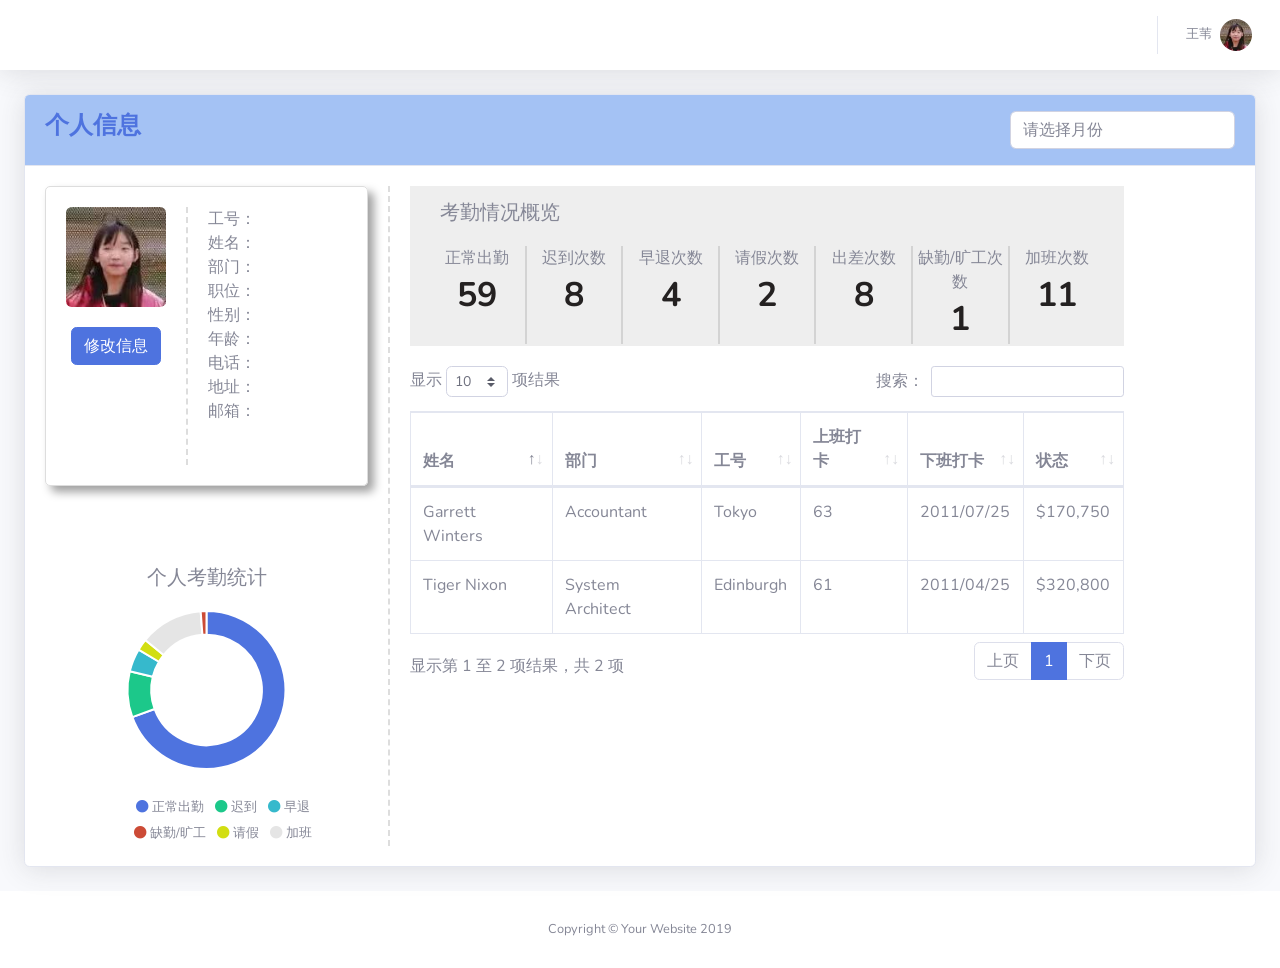
<file: pages/staff/staffindex.html>
<!DOCTYPE html>
<html lang="en">

<head>

  <meta charset="utf-8">
  <meta http-equiv="X-UA-Compatible" content="IE=edge">
  <meta name="viewport" content="width=device-width, initial-scale=1, shrink-to-fit=no">
  <meta name="description" content="">
  <meta name="author" content="">

  <title>公司考勤系统</title>

  <!-- Custom fonts for this template -->
  <link href="../../vendor/fontawesome-free/css/all.min.css" rel="stylesheet" type="text/css">
  <link href="https://fonts.googleapis.com/css?family=Nunito:200,200i,300,300i,400,400i,600,600i,700,700i,800,800i,900,900i" rel="stylesheet">

  <!-- Custom styles for this template -->
  <link href="../../css/sb-admin-2.min.css" rel="stylesheet">

  <!-- Custom styles for this page -->
  <link href="../../vendor/datatables/dataTables.bootstrap4.min.css" rel="stylesheet">
  <style>
    .chock-all{
			width: 100%;
      margin-bottom: 20px;
      box-sizing: border-box;
      height: 160px;
      background: #eee;
			float: left;
    }
    .chock-all .header{
      width: 100%;
      height: 50px;
      padding: 15px 30px;
    }
    .chock-all .content{
      display: flex;
      margin: 10px 20px;
    }
    .chock-all .content>div{
      flex: 1;
      text-align: center;
      font-size: 16px;
      border-right: rgb(211, 211, 211) solid 2px;
    }
    .chock-all .content>div>span{
      font-size: 34px;
      color: rgb(36, 33, 33);
      font-weight: bold;
      line-height: 50px;
    }
    .card-left{
      padding-right: 20px;
      box-sizing: border-box;
      width: 29%;
      border-right: 2px dashed #ddd;
    }
    .card-right{
      margin-left: 20px;
      width: 60%;
    }
    .user-info{
      width: 100%;
      height: 300px;
      border: 1px solid #ddd;
      box-sizing: border-box;
      padding: 20px;
      border-radius: 5px;
      display: flex;
      box-shadow: 6px 6px 10px 0px rgb(160, 160, 160);
    }
  </style>
</head>

<body id="page-top">

  <!-- Page Wrapper -->
  <div id="wrapper">


    <!-- Content Wrapper -->
    <div id="content-wrapper" class="d-flex flex-column">

      <!-- Main Content -->
      <div id="content">

       <!-- Topbar -->
       <nav class="navbar navbar-expand navbar-light bg-white topbar mb-4 static-top shadow">
        <!-- Sidebar Toggle (Topbar) -->
        <button id="sidebarToggleTop" class="btn btn-link d-md-none rounded-circle mr-3">
          <i class="fa fa-bars"></i>
        </button>
        <!-- Topbar Navbar -->
        <ul class="navbar-nav ml-auto">
          <!-- Nav Item - Search Dropdown (Visible Only XS) -->
          <li class="nav-item dropdown no-arrow d-sm-none">
            <a class="nav-link dropdown-toggle" href="#" id="searchDropdown" role="button" data-toggle="dropdown" aria-haspopup="true" aria-expanded="false">
              <i class="fas fa-search fa-fw"></i>
            </a>
            <!-- Dropdown - Messages -->
            <div class="dropdown-menu dropdown-menu-right p-3 shadow animated--grow-in" aria-labelledby="searchDropdown">
              <form class="form-inline mr-auto w-100 navbar-search">
                <div class="input-group">
                  <input type="text" class="form-control bg-light border-0 small" placeholder="Search for..." aria-label="Search" aria-describedby="basic-addon2">
                  <div class="input-group-append">
                    <button class="btn btn-primary" type="button">
                      <i class="fas fa-search fa-sm"></i>
                    </button>
                  </div>
                </div>
              </form>
            </div>
          </li>

          <div class="topbar-divider d-none d-sm-block"></div>

          <!-- Nav Item - User Information -->
          <li class="nav-item dropdown no-arrow">
            <a class="nav-link dropdown-toggle" href="#" id="userDropdown" role="button" data-toggle="dropdown" aria-haspopup="true" aria-expanded="false">
              <span class="mr-2 d-none d-lg-inline text-gray-600 small">王苇</span>
              <img class="img-profile rounded-circle" src="../../common/img/user.jpg">
            </a>
            <!-- Dropdown - User Information -->
            <div class="dropdown-menu dropdown-menu-right shadow animated--grow-in" aria-labelledby="userDropdown">
              <a class="dropdown-item" href="#">
                <i class="fas fa-user fa-sm fa-fw mr-2 text-gray-400"></i>
                个人信息
              </a>
              <a class="dropdown-item" href="#">
                <i class="fas fa-cogs fa-sm fa-fw mr-2 text-gray-400"></i>
                设置
              </a>
              <a class="dropdown-item" href="#">
                <i class="fas fa-list fa-sm fa-fw mr-2 text-gray-400"></i>
                修改密码
              </a>
              <div class="dropdown-divider"></div>
              <a class="dropdown-item" href="#" data-toggle="modal" data-target="#logoutModal">
                <i class="fas fa-sign-out-alt fa-sm fa-fw mr-2 text-gray-400"></i>
                退出
              </a>
            </div>
          </li>

        </ul>

      </nav>
        <!-- End of Topbar -->

        <!-- Begin Page Content -->
        <div class="container-fluid">
          <!-- DataTales Example -->
          <div class="card shadow mb-4">
            <div class="card-header py-3" style="background: #a4c2f4;">
              <h4 class="m-0 font-weight-bold text-primary" style="float: left;">个人信息</h4>
              <div style="float: right; ">
                <input type="text" class="form-control" id="laydate" placeholder="请选择月份">
              </div>
            </div>
            <div class="card-body" style="display: flex;">
              <div class='card-left'>
                <div class="user-info">
                  <div>
                    <img src="../../common/img/user.jpg" class="rounded" alt="Cinque Terre" width="100" height="100"> <br>
                    <button style="margin: 20px 5px;" type="button" class="btn btn-primary" data-toggle="modal" data-target="#myModal">修改信息</button>
                  </div>
                  <div style="margin-left: 20px; padding-left: 20px;border-left: 2px dashed #ddd;">
                    <div><span>工号：</span><span id="id"></span></div>
                    <div><span>姓名：</span><span id="name"></span></div>
                    <div><span>部门：</span><span id="section"></span></div>
                    <div><span>职位：</span><span id="situation"></span></div>
                    <div><span>性别：</span><span id="sex"></span></div>
                    <div><span>年龄：</span><span id="age"></span></div>
                    <div><span>电话：</span><span id="phone"></span></div>
                    <div><span>地址：</span><span id="address"></span></div>
                    <div><span>邮箱：</span><span id="email"></span></div>
                  </div>
                </div>
                <div style="margin-top: 80px;">
                  <h5 style="text-align: center;">个人考勤统计</h5>
                  <div style="width: 100%;  margin-top: 20px;">
                    <canvas id="myPieChart" style="width: 100%; height: 160PX;"></canvas> 
                  </div>
                  <div class="mt-4 text-center small" style="width: 100%;line-height: 26px;margin-left: 20px;">
                    <span class="mr-2">
                      <i class="fas fa-circle text-primary"></i> 正常出勤
                    </span>
                    <span class="mr-2">
                      <i class="fas fa-circle text-success"></i> 迟到
                    </span>
                    <span class="mr-2">
                      <i class="fas fa-circle text-info"></i> 早退
                    </span><br>
                    <span class="mr-2">
                      <i class="fas fa-circle" style="color: #cc4b36;"></i> 缺勤/旷工
                    </span>
                    <span class="mr-2">
                      <i class="fas fa-circle" style="color: #d2de12"></i> 请假
                    </span>
                    <span class="mr-2">
                      <i class="fas fa-circle" style="color:#e5e5e5"></i> 加班
                    </span>
                  </div>
                </div>
              </div>
              <div class='card-right'>
                <div class="chock-all">
                  <div class="header">
                    <h5>考勤情况概览</h5>
                  </div>
                  <div class="content">
                    <div>
                      正常出勤<br>
                      <span>59</span>
                    </div>
                    <div>
                      迟到次数<br>
                      <span>8</span>
                    </div>
                    <div>
                      早退次数<br>
                      <span>4</span>
                    </div>
                    <div>
                      请假次数<br>
                      <span>2</span>
                    </div>
                    <div>
                      出差次数<br>
                      <span>8</span>
                    </div>
                    <div>
                      缺勤/旷工次数<br>
                      <span>1</span>
                    </div>
                    <div style="border-right:none">
                      加班次数<br>
                      <span>11</span>
                    </div>
                  </div>
                </div>
                <div class="table-responsive">
                  <table class="table table-bordered" id="dataTable" width="100%" cellspacing="0">
                    <thead>
                      <tr>
                        <th>姓名</th>
                        <th>部门</th>
                        <th>工号</th>
                        <th>上班打卡</th>
                        <th>下班打卡</th>
                        <th>状态</th>
                      </tr>
                    </thead>
                    <tbody>
                      <tr>
                        <td>Tiger Nixon</td>
                        <td>System Architect</td>
                        <td>Edinburgh</td>
                        <td>61</td>
                        <td>2011/04/25</td>
                        <td>$320,800</td>
                         
                      </tr>
                      <tr>
                        <td>Garrett Winters</td>
                        <td>Accountant</td>
                        <td>Tokyo</td>
                        <td>63</td>
                        <td>2011/07/25</td>
                        <td>$170,750</td>
                         
                      </tr>
         
                    </tbody>
                  </table>
                </div>
              </div>
            </div>
          </div>

        </div>
        <!-- /.container-fluid -->

      </div>
      <!-- End of Main Content -->
      <div class="modal fade" id="myModal">
        <div class="modal-dialog">
          <div class="modal-content">
       
            <!-- 模态框头部 -->
            <div class="modal-header">
              <h4 class="modal-title">个人信息修改</h4>
              <button type="button" class="close" data-dismiss="modal">&times;</button>
            </div>
       
            <!-- 模态框主体 -->
            <div class="modal-body">
              <form>
                <div class="form-row">
                  <div class="form-group col-md-6">
                    <label for="inputEmail4">姓名</label>
                    <input type="email" class="form-control" id="inputEmail4" disabled>
                  </div>
                  <div class="form-group col-md-6">
                    <label for="imggg">照片</label>
                    <input type="file" class="form-control" id="imggg" disabled>
                  </div>
                </div>
                <div class="form-row">
                  <div class="form-group col-md-6">
                    <label for="inputAddress">部门</label>
                    <input type="text" class="form-control" id="inputAddress" placeholder="" disabled>
                  </div>
                  <div class="form-group col-md-6">
                    <label for="inputPassword4">工号</label>
                    <input type="password" class="form-control" id="inputPassword4" disabled>
                  </div>
                </div>
                <div class="form-row">
                  <div class="form-group col-md-6">
                    <label for="inputCity">电话</label>
                    <input type="text" class="form-control" id="inputCity">
                  </div>
                  <div class="form-group col-md-4">
                    <label for="inputState">性别</label>
                    <select id="inputState" class="form-control" disabled>
                      <option selected>男</option>
                      <option>女</option>
                    </select>
                  </div>
                  <div class="form-group col-md-2">
                    <label for="inputZip">年龄</label>
                    <input type="text" class="form-control" id="inputZip">
                  </div>
                </div>
                <div class="form-group">
                  <label for="inputAddress2">地址</label>
                  <input type="text" class="form-control" id="inputAddress2" placeholder="">
                </div>
              </form>
            </div>
       
            <!-- 模态框底部 -->
            <div class="modal-footer">
              <button type="button" class="btn btn-primary" data-dismiss="modal">保存</button>
              <button type="button" class="btn btn-secondary" data-dismiss="modal">关闭</button>
            </div>
       
          </div>
        </div>
      </div>
      <!-- Footer -->
      <footer class="sticky-footer bg-white">
        <div class="container my-auto">
          <div class="copyright text-center my-auto">
            <span>Copyright &copy; Your Website 2019</span>
          </div>
        </div>
      </footer>
      <!-- End of Footer -->

    </div>
    <!-- End of Content Wrapper -->

  </div>
  <!-- End of Page Wrapper -->

  <!-- Scroll to Top Button-->
  <a class="scroll-to-top rounded" href="#page-top">
    <i class="fas fa-angle-up"></i>
  </a>

  <!-- Logout Modal-->
  <div class="modal fade" id="logoutModal" tabindex="-1" role="dialog" aria-labelledby="exampleModalLabel" aria-hidden="true">
    <div class="modal-dialog" role="document">
      <div class="modal-content">
        <div class="modal-header">
          <h5 class="modal-title" id="exampleModalLabel">登出</h5>
          <button class="close" type="button" data-dismiss="modal" aria-label="Close">
            <span aria-hidden="true">×</span>
          </button>
        </div>
        <div class="modal-body">您确定退出系统吗？</div>
        <div class="modal-footer">
          <button class="btn btn-secondary" type="button" data-dismiss="modal">取消</button>
          <a class="btn btn-primary" href="../login.html">退出</a>
        </div>
      </div>
    </div>
  </div>

  <!-- Bootstrap core JavaScript-->
  <script src="../../vendor/jquery/jquery.min.js"></script>
  <script src="../../vendor/bootstrap/js/bootstrap.bundle.min.js"></script>

  <!-- Core plugin JavaScript-->
  <script src="../../vendor/jquery-easing/jquery.easing.min.js"></script>

  <!-- Custom scripts for all pages-->
  <script src="../../js/sb-admin-2.min.js"></script>
 <!-- laydata -->
 <script src="../../vendor/laydate/laydate.js"></script>
  <!-- Page level plugins -->
  <script src="../../vendor/datatables/jquery.dataTables.min.js"></script>
  <script src="../../vendor/datatables/dataTables.bootstrap4.min.js"></script>

  <!-- Page level custom scripts -->
  <script src="../../js/demo/datatables-demo.js"></script>
    <!-- Page level plugins -->
    <script src="../../vendor/chart.js/Chart.min.js"></script>
    <script src="../../js/demo/chart-pie-demo.js"></script> 
  <script>
    laydate.render({
      elem: '#laydate' ,//指定元素
			type: 'month'
    });
    
   
		var number = localStorage.getItem("user");
//		console.log(number)
    	
    $.ajax({
				type:"post",
//				url:"http://www.blogzl.com/zl_other_module/ajaxTest/postTest.php",
				url:"http://localhost:8080/staffmainservlet",
				data: {"number":number},
				async:true,
				dataType:'json',
				success:function(person){
					alert(person.id)
					$("#id").text(person.id)
					$("#name").text(person.name)
					$("#sex").text(person.sex)
					$("#age").text(person.age)
					$("#phone").text(person.phone)
					$("#address").text(person.address)
					$("#email").text(person.email)
					$("#section").text(person.section)
					$("#situation").text(person.situation)
					

					
//					for()
//					let data = 
//					$('#dataTable tbody').append(data)
	
				},
				error:function(xhr){
					alert("服务器连接失败")
				}
		
			});
			
			 $.ajax({
				type:"post",
				url:"http://localhost:8080/attendenceservlet",
				data: {"number":number},
				async:true,
				dataType:'json',
				success:function(atts){
					alert(atts)
					console.log(atts)
					
//					$("#id2").text(att.id)
//					$("#startTime").text(att.name)
//					$("#endTime").text(att.sex)
//					$("#rem").text(att.age)
//					$("#state").text(att.phone)
					let data = ''
					for(let i = 0; i < atts.length; i++) {
						data += '<tr>' + 
											'<td>' + atts[i].startTime + '</td>'
											'<td>' + atts[i].startTime + '</td>'
											
											'</tr>'
					}
					 
					$('#dataTable tbody').append(data)
	
				},
				error:function(xhr){
					alert("服务器连接失败")
				}
		
			});
 	  
  
  </script>
</body>

</html>
</file>
<file: common/login/css/style.css>
/* =============================================================================
   HTML5 CSS Reset Minified - Eric Meyer
   ========================================================================== */

html,body,div,span,object,iframe,h1,h2,h3,h4,h5,h6,p,blockquote,pre,abbr,address,cite,code,del,dfn,em,img,ins,kbd,q,samp,small,strong,sub,sup,var,b,i,dl,dt,dd,ol,ul,li,fieldset,form,label,legend,table,caption,tbody,tfoot,thead,tr,th,td,article,aside,canvas,details,figcaption,figure,footer,header,hgroup,menu,nav,section,summary,time,mark,audio,video{margin:0;padding:0;border:0;outline:0;font-size:100%;vertical-align:baseline;background:transparent}
body{line-height:1}
article,aside,details,figcaption,figure,footer,header,hgroup,menu,nav,section{display:block}
nav ul{list-style:none}
blockquote,q{quotes:none}
blockquote:before,blockquote:after,q:before,q:after{content:none}
a{margin:0;padding:0;font-size:100%;vertical-align:baseline;background:transparent;text-decoration:none}
mark{background-color:#ff9;color:#000;font-style:italic;font-weight:bold}
del{text-decoration:line-through}
abbr[title],dfn[title]{border-bottom:1px dotted;cursor:help}
table{border-collapse:collapse;border-spacing:0}
hr{display:block;height:1px;border:0;border-top:1px solid #ccc;margin:1em 0;padding:0}
input,select{vertical-align:middle}
li{list-style:none}


/* =============================================================================
   My CSS
   ========================================================================== */

/* ---- base ---- */

html,body{ width: 100%; height: 100%; background-color: #060606; }

html{
  -webkit-tap-highlight-color: rgba(0, 0, 0, 0);
}

body{
  font:normal 75% Arial, Helvetica, sans-serif;
}

canvas{
  width: 100vw;
  height: 100vh;
  vertical-align:bottom;
}


/* ---- stats.js ---- */

.count-particles{
  background: #000022;
  position: absolute;
  top: 48px;
  left: 0;
  width: 80px;
  color: #13E8E9;
  font-size: .8em;
  text-align: left;
  text-indent: 4px;
  line-height: 14px;
  padding-bottom: 2px;
  font-family: Helvetica, Arial, sans-serif;
  font-weight: bold;
}

.js-count-particles{
  font-size: 1.1em;
}

#stats,
.count-particles{
  -webkit-user-select: none;
  margin-top: 5px;
  margin-left: 5px;
}

#stats{
  border-radius: 3px 3px 0 0;
  overflow: hidden;
}

.count-particles{
  border-radius: 0 0 3px 3px;
}


/* ---- particles.js container ---- */

#particles-js{ width: 100%; height: 100%; background-color: #000; background-image: url(''); background-size: cover; background-position: 50% 50%; background-repeat: no-repeat; }
</file>
